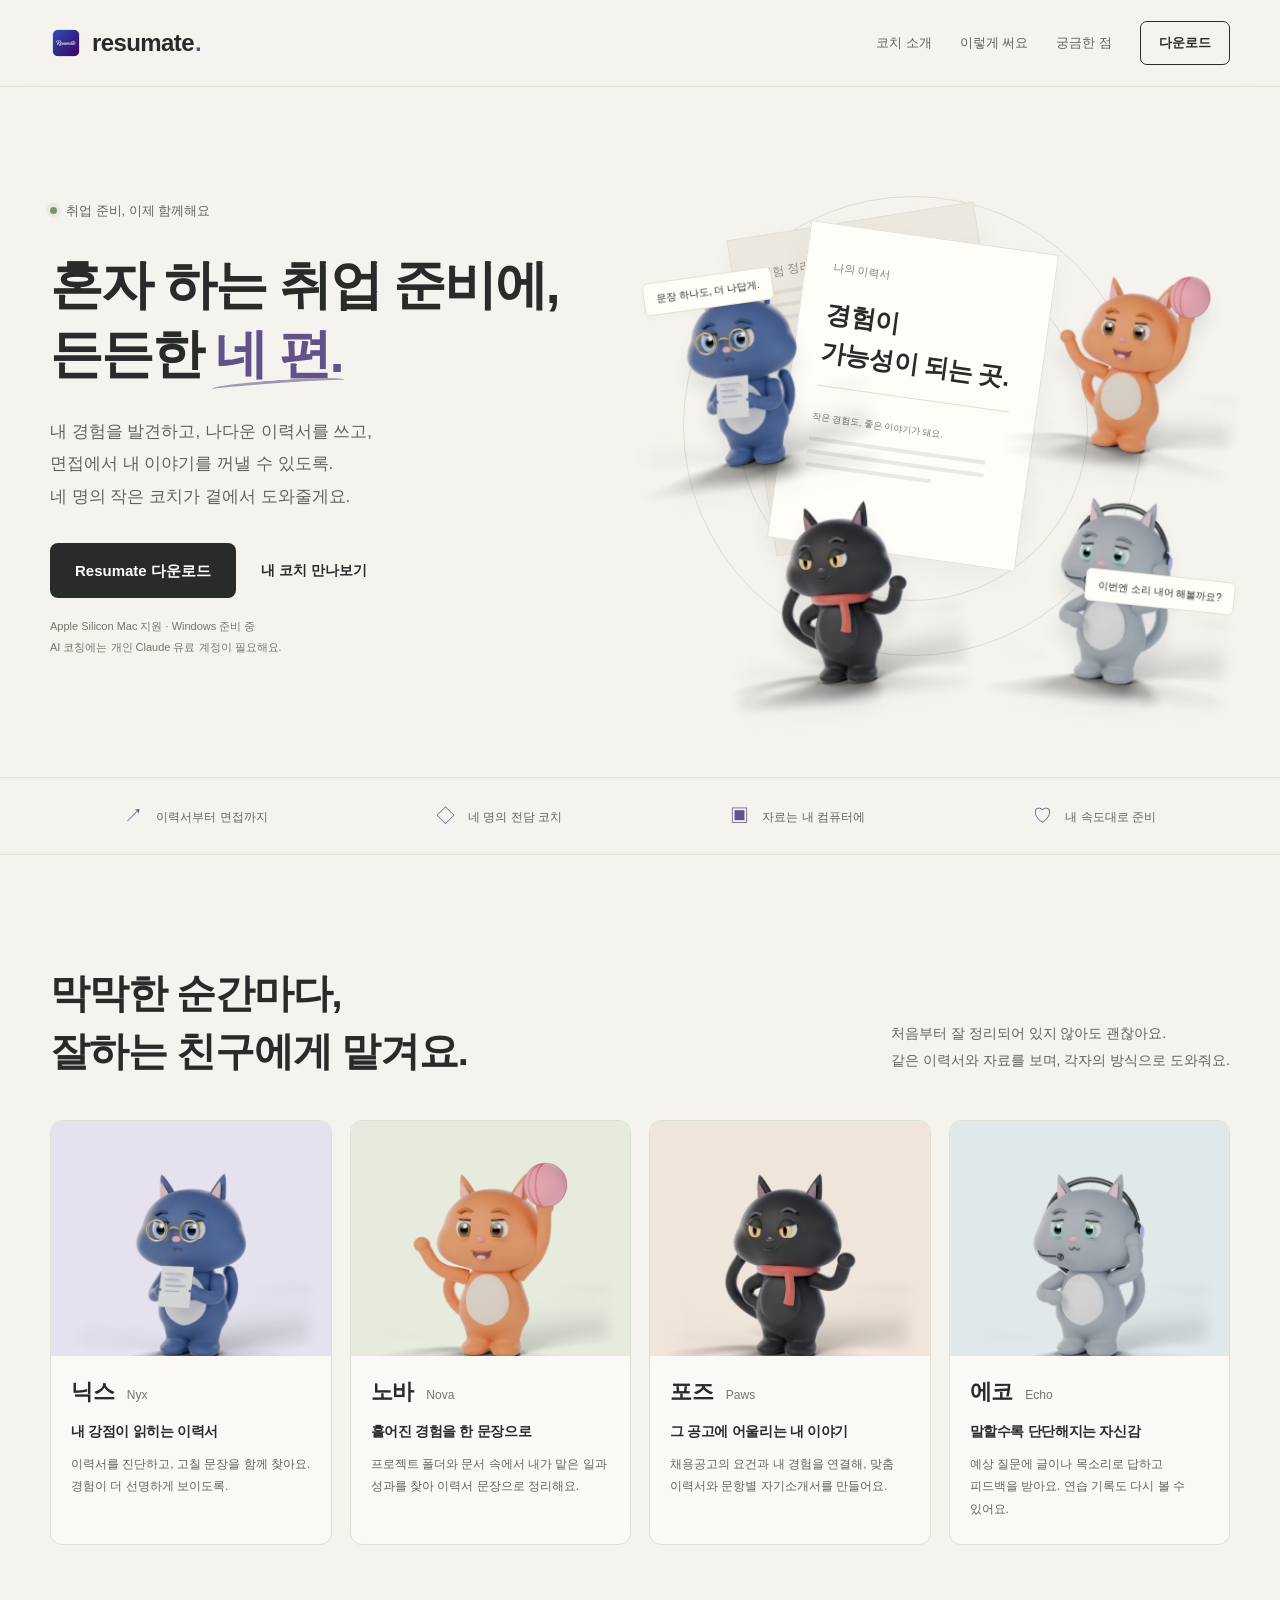
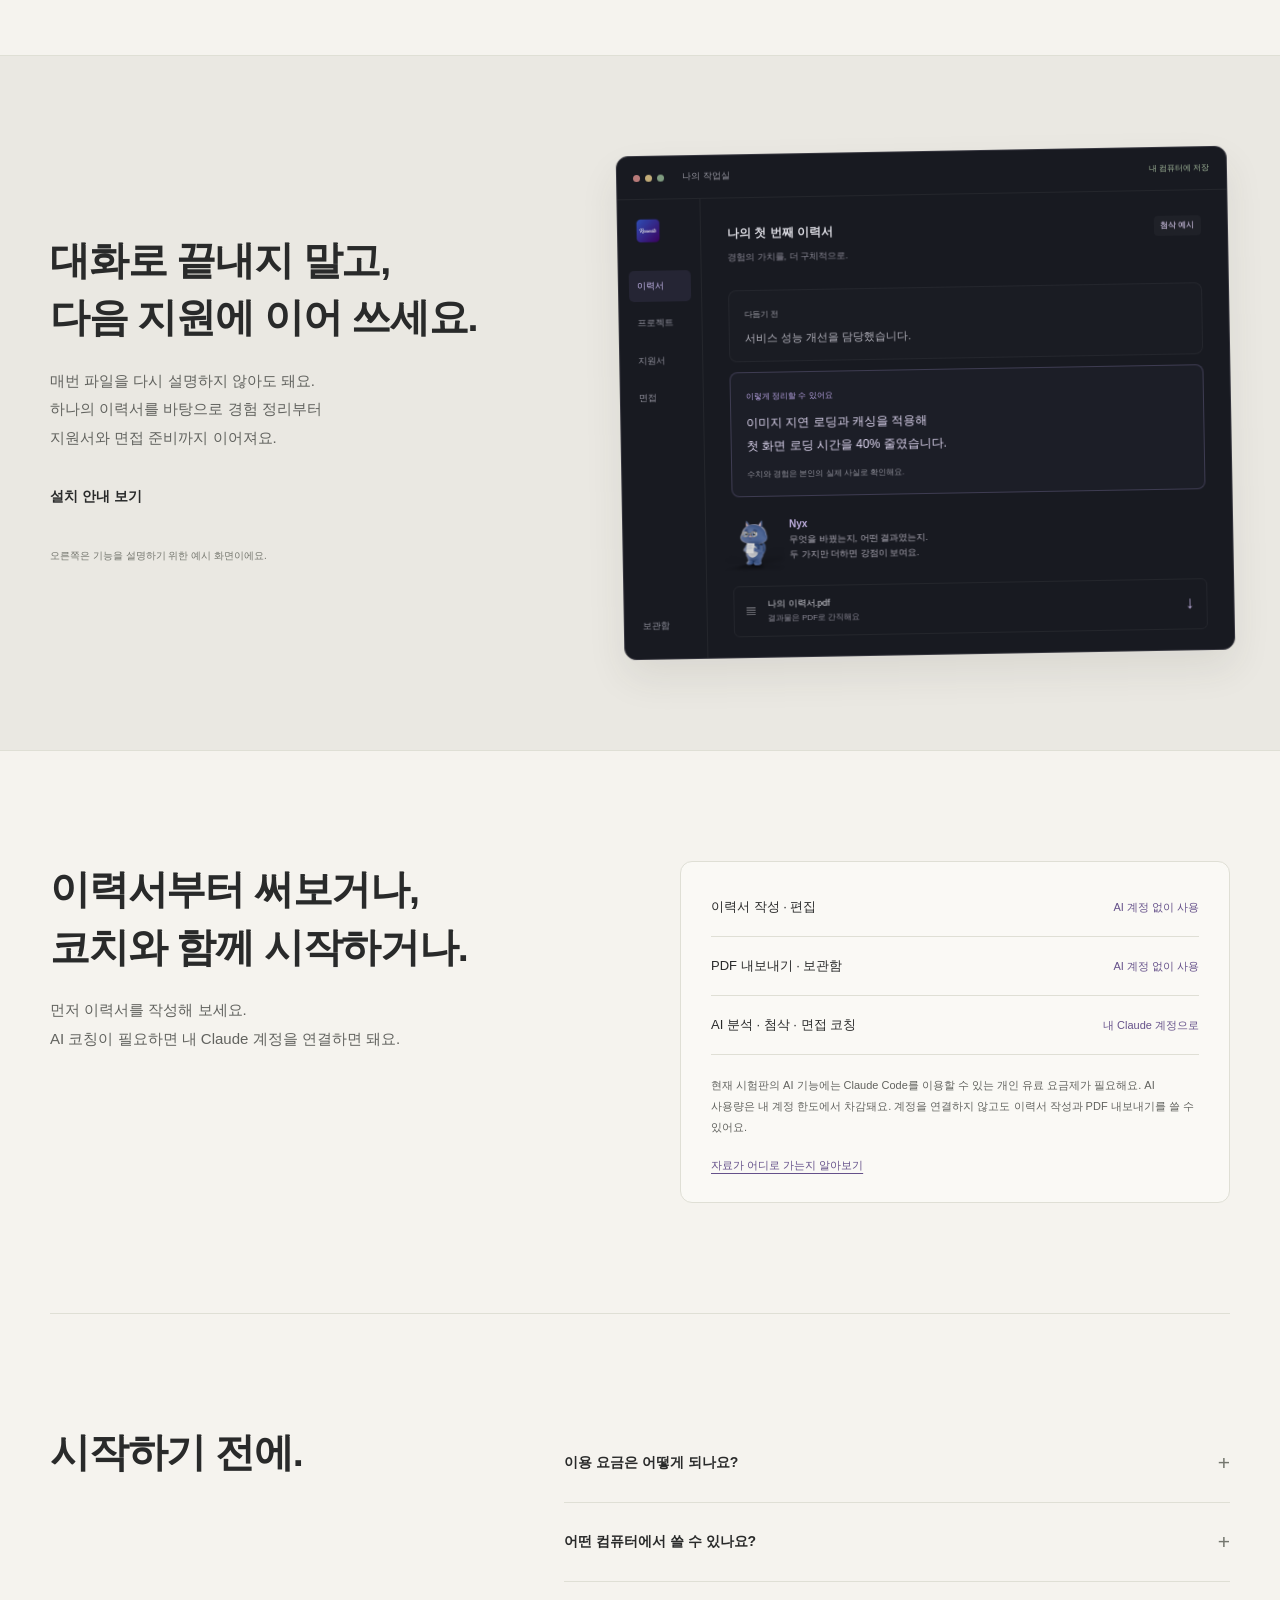
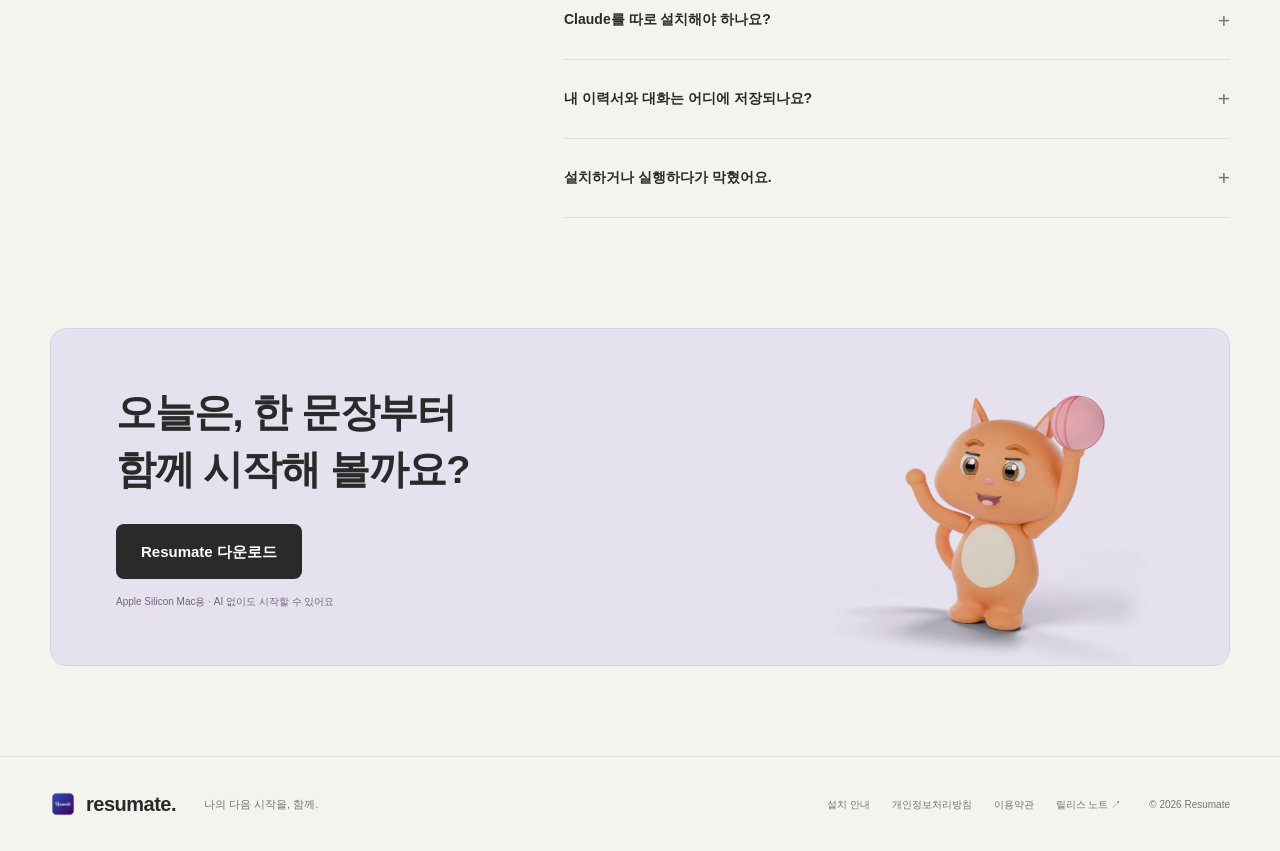
<file: index.html>
<!doctype html>
<html lang="ko">
<head>
  <meta charset="utf-8">
  <meta name="viewport" content="width=device-width, initial-scale=1">
  <meta name="naver-site-verification" content="a62066f179446e0bd518951ed098af31cb0746f0">
  <meta name="google-site-verification" content="wGGaXvLdH-9XBzHWGxk3s1nI9g5pkQEdXCat2hACTL8">
  <title>Resumate — AI 이력서 첨삭·자기소개서·면접 준비</title>
  <meta name="description" content="프로젝트 정리부터 이력서, 자기소개서, 면접 연습까지. 네 명의 AI 코치와 함께하는 취업 준비 데스크톱 앱. AI 코칭에는 개인 Claude 유료 계정이 필요합니다.">
  <meta name="theme-color" content="#f5f3ee">
  <link rel="canonical" href="https://resumate.sevihcra.com/">
  <meta property="og:url" content="https://resumate.sevihcra.com/">
  <meta property="og:type" content="website">
  <meta property="og:locale" content="ko_KR">
  <meta property="og:site_name" content="Resumate">
  <meta property="og:title" content="Resumate — 혼자 하는 취업 준비에, 든든한 네 편.">
  <meta property="og:description" content="프로젝트 정리부터 이력서, 지원서와 면접 연습까지. 네 명의 코치와 내 이야기를 준비해요.">
  <meta property="og:image" content="https://resumate.sevihcra.com/assets/nyx.webp">
  <meta property="og:image:alt" content="이력서를 들고 있는 Resumate의 AI 코치 Nyx">
  <meta name="twitter:card" content="summary">
  <link rel="icon" type="image/png" href="assets/favicon-32.png">
  <link rel="apple-touch-icon" href="assets/icon-256.png">
  <link rel="stylesheet" href="styles.css">
  <script defer src="analytics.js"></script>
</head>
<body>
  <a class="skip-link" href="#main">본문으로 건너뛰기</a>
  <header class="topbar"><div class="wrap">
    <a class="brand" href="./"><img src="assets/icon-256.png" alt="" width="32" height="32">resumate<span class="brand-dot">.</span></a>
    <nav class="topnav" aria-label="주요 메뉴"><a href="#coaches">코치 소개</a><a href="#workspace">이렇게 써요</a><a href="#faq">궁금한 점</a><a class="topnav-cta" href="install.html">다운로드</a></nav>
  </div></header>
  <main id="main">
    <section class="hero wrap" aria-labelledby="hero-title">
      <div class="hero-copy">
        <p class="eyebrow"><span class="status-dot"></span> 취업 준비, 이제 함께해요</p>
        <h1 id="hero-title">혼자 하는 취업 준비에,<br>든든한 <span class="underlined">네 편.</span></h1>
        <p class="lede">내 경험을 발견하고, 나다운 이력서를 쓰고,<br>면접에서 내 이야기를 꺼낼 수 있도록.<br>네 명의 작은 코치가 곁에서 도와줄게요.</p>
        <div class="cta-row"><a class="btn btn-primary" href="install.html">Resumate 다운로드</a><a class="text-link" href="#coaches">내 코치 만나보기</a></div>
        <p class="cta-meta">Apple Silicon Mac 지원 · Windows 준비 중<br>AI 코칭에는 개인 Claude 유료 계정이 필요해요.</p>
      </div>
      <div class="hero-art" role="img" aria-label="이력서와 면접 준비를 도와주는 고양이 코치 Nyx, Nova, Paws, Echo">
        <div class="orbit orbit-one"></div><div class="orbit orbit-two"></div>

        <div class="paper paper-back"><span>경험 정리</span><i></i><i></i><i></i></div>
        <div class="paper paper-front"><span class="paper-eyebrow">나의 이력서</span><strong>경험이<br>가능성이 되는 곳.</strong><div class="paper-rule"></div><span>작은 경험도, 좋은 이야기가 돼요.</span><div class="paper-lines"><i></i><i></i><i></i></div></div>
        <img class="hero-cat cat-nyx" src="assets/nyx.webp" alt="" width="552" height="552" fetchpriority="high">
        <img class="hero-cat cat-nova" src="assets/nova.webp" alt="" width="552" height="552">
        <img class="hero-cat cat-paws" src="assets/paws.webp" alt="" width="552" height="552">
        <img class="hero-cat cat-echo" src="assets/echo.webp" alt="" width="552" height="552">
        <span class="floating-label label-nyx">문장 하나도, 더 나답게.</span><span class="floating-label label-echo">이번엔 소리 내어 해볼까요?</span>

      </div>
    </section>
    <div class="trust-strip"><div class="wrap"><span><span aria-hidden="true">↗</span> 이력서부터 면접까지</span><span><span aria-hidden="true">◇</span> 네 명의 전담 코치</span><span><span aria-hidden="true">▣</span> 자료는 내 컴퓨터에</span><span><span aria-hidden="true">♡</span> 내 속도대로 준비</span></div></div>
    <section class="section wrap" id="coaches" aria-labelledby="coaches-title">
      <div class="section-heading"><div><h2 id="coaches-title">막막한 순간마다,<br>잘하는 친구에게 맡겨요.</h2></div><p>처음부터 잘 정리되어 있지 않아도 괜찮아요.<br>같은 이력서와 자료를 보며, 각자의 방식으로 도와줘요.</p></div>
      <div class="coach-grid">
        <article class="coach-card nyx"><div class="coach-art"><img src="assets/nyx.webp" alt="안경을 쓰고 이력서를 든 남색 고양이 Nyx" width="552" height="552" loading="lazy"></div><div class="coach-body"><div class="coach-name"><h3>닉스 <span lang="en">Nyx</span></h3></div><h4>내 강점이 읽히는 이력서</h4><p>이력서를 진단하고, 고칠 문장을 함께 찾아요. 경험이 더 선명하게 보이도록.</p></div></article>
        <article class="coach-card nova"><div class="coach-art"><img src="assets/nova.webp" alt="실뭉치를 들고 손을 흔드는 주황 고양이 Nova" width="552" height="552" loading="lazy"></div><div class="coach-body"><div class="coach-name"><h3>노바 <span lang="en">Nova</span></h3></div><h4>흩어진 경험을 한 문장으로</h4><p>프로젝트 폴더와 문서 속에서 내가 맡은 일과 성과를 찾아 이력서 문장으로 정리해요.</p></div></article>
        <article class="coach-card paws"><div class="coach-art"><img src="assets/paws.webp" alt="빨간 목도리를 두른 검은 고양이 Paws" width="552" height="552" loading="lazy"></div><div class="coach-body"><div class="coach-name"><h3>포즈 <span lang="en">Paws</span></h3></div><h4>그 공고에 어울리는 내 이야기</h4><p>채용공고의 요건과 내 경험을 연결해, 맞춤 이력서와 문항별 자기소개서를 만들어요.</p></div></article>
        <article class="coach-card echo"><div class="coach-art"><img src="assets/echo.webp" alt="헤드셋을 쓴 회색 고양이 Echo" width="552" height="552" loading="lazy"></div><div class="coach-body"><div class="coach-name"><h3>에코 <span lang="en">Echo</span></h3></div><h4>말할수록 단단해지는 자신감</h4><p>예상 질문에 글이나 목소리로 답하고 피드백을 받아요. 연습 기록도 다시 볼 수 있어요.</p></div></article>
      </div>
    </section>
    <section class="workspace-section" id="workspace" aria-labelledby="workspace-title"><div class="wrap workspace-grid">
      <div><h2 id="workspace-title">대화로 끝내지 말고,<br>다음 지원에 이어 쓰세요.</h2><p class="section-description">매번 파일을 다시 설명하지 않아도 돼요.<br>하나의 이력서를 바탕으로 경험 정리부터<br>지원서와 면접 준비까지 이어져요.</p><a class="text-link" href="install.html">설치 안내 보기</a><p class="example-note">오른쪽은 기능을 설명하기 위한 예시 화면이에요.</p></div>
      <div class="app-preview" aria-label="이력서 첨삭 기능 예시"><div class="preview-chrome"><div class="window-dots"><i></i><i></i><i></i></div><span>나의 작업실</span><span class="preview-local">내 컴퓨터에 저장</span></div><div class="preview-layout"><div class="preview-sidebar"><img src="assets/icon-256.png" width="28" height="28" alt=""><span class="preview-selected">이력서</span><span>프로젝트</span><span>지원서</span><span>면접</span><span class="sidebar-bottom">보관함</span></div><div class="preview-content"><div class="preview-title"><span>나의 첫 번째 이력서</span><span>첨삭 예시</span></div><p class="preview-heading">경험의 가치를, 더 구체적으로.</p><div class="resume-before"><span>다듬기 전</span><p>서비스 성능 개선을 담당했습니다.</p></div><div class="resume-after"><span>이렇게 정리할 수 있어요</span><p>이미지 지연 로딩과 캐싱을 적용해<br>첫 화면 로딩 시간을 40% 줄였습니다.</p><small>수치와 경험은 본인의 실제 사실로 확인해요.</small></div><div class="coach-message"><img src="assets/nyx.webp" width="66" height="66" alt=""><p><strong>Nyx</strong><br>무엇을 바꿨는지, 어떤 결과였는지.<br>두 가지만 더하면 강점이 보여요.</p></div><div class="preview-document"><span aria-hidden="true">▤</span><span>나의 이력서.pdf<small>결과물은 PDF로 간직해요</small></span><span aria-hidden="true">↓</span></div></div></div></div>
    </div></section>
    <section class="section wrap usage-section" aria-labelledby="usage-title"><div><h2 id="usage-title">이력서부터 써보거나,<br>코치와 함께 시작하거나.</h2><p class="section-description">먼저 이력서를 작성해 보세요.<br>AI 코칭이 필요하면 내 Claude 계정을 연결하면 돼요.</p></div><div class="access-panel"><div class="access-row"><span>이력서 작성 · 편집</span><span>AI 계정 없이 사용</span></div><div class="access-row"><span>PDF 내보내기 · 보관함</span><span>AI 계정 없이 사용</span></div><div class="access-row"><span>AI 분석 · 첨삭 · 면접 코칭</span><span>내 Claude 계정으로</span></div><p>현재 시험판의 AI 기능에는 Claude Code를 이용할 수 있는 개인 유료 요금제가 필요해요. AI 사용량은 내 계정 한도에서 차감돼요. 계정을 연결하지 않고도 이력서 작성과 PDF 내보내기를 쓸 수 있어요.</p><a href="privacy.html">자료가 어디로 가는지 알아보기</a></div></section>
    <section class="section wrap faq-section" id="faq" aria-labelledby="faq-title"><div><h2 id="faq-title">시작하기 전에.</h2></div><div class="faq">
      <details><summary>이용 요금은 어떻게 되나요?</summary><div class="answer">현재 공개 시험판은 무료로 이용할 수 있어요. 정식 서비스의 제공 범위와 요금은 별도로 안내할 예정이에요. AI 코칭에 사용하는 개인 Claude 요금제의 비용과 사용 한도는 본인 계정에 적용돼요.</div></details>
      <details><summary>어떤 컴퓨터에서 쓸 수 있나요?</summary><div class="answer">현재 공개된 설치 파일은 Apple Silicon(M1 이상), macOS 13 이상을 지원해요. Intel Mac은 지원하지 않아요. Windows 10(2004 이상)·11 x64 버전은 준비 중이며, 설치 페이지에서 공개 여부를 확인할 수 있어요.</div></details>
      <details><summary>Claude를 따로 설치해야 하나요?</summary><div class="answer">미리 설치하지 않아도 괜찮아요. 앱 첫 화면에서 ‘연동하기’를 누르면 공식 Claude Code 설치와 로그인을 안내해요. 브라우저의 공식 로그인 페이지에서 로그인하면 앱이 연결을 확인해요. 인증은 공식 Claude Code가 처리해요.</div></details>
      <details><summary>내 이력서와 대화는 어디에 저장되나요?</summary><div class="answer">이력서, 대화, 보관함 파일은 내 컴퓨터에 저장돼요. AI에게 작업을 요청하면 필요한 내용이 본인 Claude 계정을 통해 Anthropic으로 전송돼요. PDF 글자 추출과 음성 받아쓰기는 내 컴퓨터에서 처리해요. <a href="privacy.html">개인정보처리방침 보기</a></div></details>
      <details><summary>설치하거나 실행하다가 막혔어요.</summary><div class="answer"><a href="install.html#help">설치 도움말</a>에서 OS별 안내와 문의 경로를 확인해 주세요.</div></details>
    </div></section>
    <section class="closing wrap"><div><h2>오늘은, 한 문장부터<br>함께 시작해 볼까요?</h2><a class="btn btn-primary" href="install.html">Resumate 다운로드</a><p>Apple Silicon Mac용 · AI 없이도 시작할 수 있어요</p></div><img src="assets/nova.webp" width="552" height="552" alt="손을 흔들며 기다리는 Nova" loading="lazy"></section>
  </main>
  <footer class="footer"><div class="wrap"><a class="brand" href="./"><img src="assets/icon-256.png" alt="" width="26" height="26">resumate.</a><p>나의 다음 시작을, 함께.</p><nav aria-label="하단 메뉴"><a href="install.html">설치 안내</a><a href="privacy.html">개인정보처리방침</a><a href="terms.html">이용약관</a><a href="https://github.com/kkwaktae/resumate-desktop-release/releases">릴리스 노트 ↗</a></nav><span>© 2026 Resumate</span></div></footer>
</body>
</html>
</file>
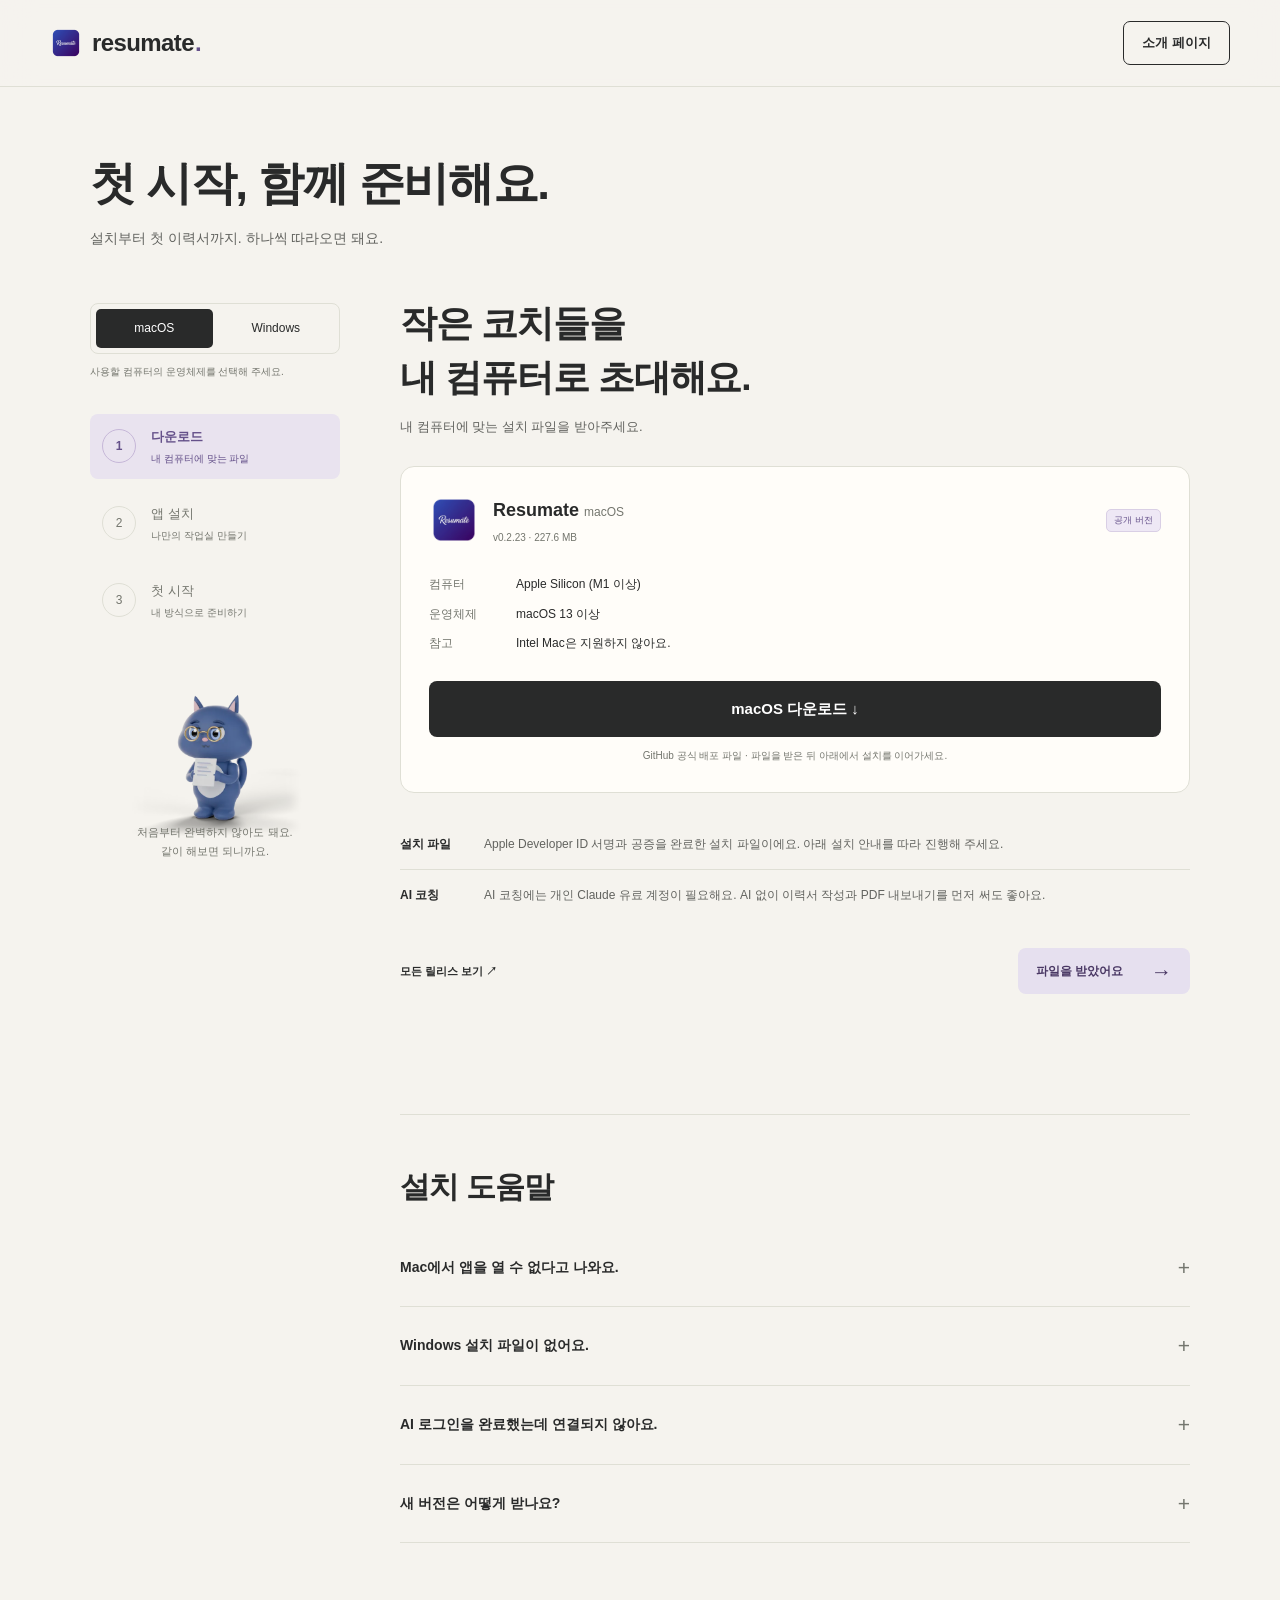
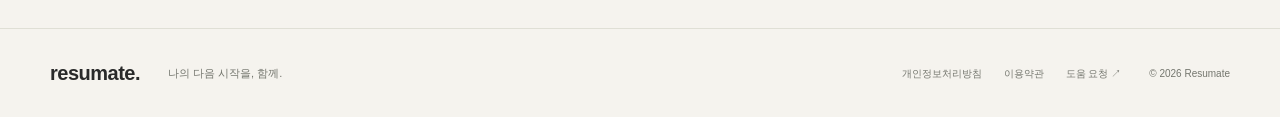
<file: install.html>
<!doctype html>
<html lang="ko">
<head>
  <meta charset="utf-8">
  <meta name="viewport" content="width=device-width, initial-scale=1">
  <title>다운로드와 설치 — Resumate</title>
  <meta name="description" content="Resumate 다운로드와 설치 방법을 안내합니다. macOS·Windows 지원 여부, 설치 안내와 첫 AI 연결까지 한 단계씩 안내합니다.">
  <meta name="theme-color" content="#f5f3ee">
  <link rel="canonical" href="https://resumate.sevihcra.com/install.html">
  <meta property="og:url" content="https://resumate.sevihcra.com/install.html">
  <meta property="og:type" content="website">
  <meta property="og:locale" content="ko_KR">
  <meta property="og:site_name" content="Resumate">
  <meta property="og:title" content="다운로드와 설치 — Resumate">
  <meta property="og:description" content="Apple Silicon Mac용 Resumate 다운로드부터 설치와 첫 실행까지 안내합니다. Windows 공개 여부도 확인할 수 있어요.">
  <meta property="og:image" content="https://resumate.sevihcra.com/assets/nyx.webp">
  <meta name="twitter:card" content="summary">
  <link rel="icon" type="image/png" href="assets/favicon-32.png">
  <link rel="stylesheet" href="styles.css">
  <script type="module" src="site.js"></script>
  <script defer src="analytics.js"></script>
</head>
<body>
  <a class="skip-link" href="#main">본문으로 건너뛰기</a>
  <header class="topbar"><div class="wrap"><a class="brand" href="./"><img src="assets/icon-256.png" alt="" width="32" height="32">resumate<span class="brand-dot">.</span></a><nav class="topnav" aria-label="주요 메뉴"><a class="topnav-cta" href="./">소개 페이지</a></nav></div></header>
  <main id="main" class="install-main wrap">
    <div class="install-intro"><h1>첫 시작, 함께 준비해요.</h1><p>설치부터 첫 이력서까지. 하나씩 따라오면 돼요.</p></div>
    <div class="mobile-notice" data-mobile hidden><strong>컴퓨터에서 만나요.</strong><p>Resumate는 데스크톱 앱이에요. 이 페이지 주소를 복사해 Mac 또는 Windows 컴퓨터에서 열어주세요.</p><button class="btn btn-secondary" type="button" data-copy>설치 페이지 주소 복사</button><p data-copy-status role="status"></p></div>
    <div class="install-layout">
      <aside class="install-sidebar"><div class="os-picker" aria-label="설치할 운영체제"><button type="button" data-os="mac" aria-pressed="true">macOS</button><button type="button" data-os="windows" aria-pressed="false">Windows</button></div><p class="os-help">사용할 컴퓨터의 운영체제를 선택해 주세요.</p><ol class="flow-nav" aria-label="설치 단계"><li><button type="button" data-step="0" aria-current="step"><span aria-hidden="true">1</span><span>다운로드<small>내 컴퓨터에 맞는 파일</small></span></button></li><li><button type="button" data-step="1"><span aria-hidden="true">2</span><span>앱 설치<small>나만의 작업실 만들기</small></span></button></li><li><button type="button" data-step="2"><span aria-hidden="true">3</span><span>첫 시작<small>내 방식으로 준비하기</small></span></button></li></ol><div class="sidebar-coach"><img src="assets/nyx.webp" alt="" width="180" height="180"><p>처음부터 완벽하지 않아도 돼요.<br>같이 해보면 되니까요.</p></div></aside>
      <div class="install-content">
        <section class="flow-panel" data-panel="0" aria-labelledby="download-title">
          <h2 id="download-title">작은 코치들을<br>내 컴퓨터로 초대해요.</h2><p class="panel-description">내 컴퓨터에 맞는 설치 파일을 받아주세요.</p>
          <div class="release-card"><div class="release-card-top"><img src="assets/icon-256.png" alt="" width="60" height="60"><div><h3>Resumate <span data-platform-name lang="en">macOS</span></h3><p data-release-status role="status">공개 릴리스에서 설치 파일을 확인해 주세요.</p></div><span class="pill">시험판</span></div><dl class="requirements" data-mac><div><dt>컴퓨터</dt><dd>Apple Silicon (M1 이상)</dd></div><div><dt>운영체제</dt><dd>macOS 13 이상</dd></div><div><dt>참고</dt><dd>Intel Mac은 지원하지 않아요.</dd></div></dl><dl class="requirements" data-windows hidden><div><dt>컴퓨터</dt><dd>x64 CPU · AVX2 지원 (ARM64 미지원)</dd></div><div><dt>운영체제</dt><dd>Windows 10 (2004 이상) · Windows 11</dd></div><div><dt>참고</dt><dd>Windows 설치 파일의 공개 여부를 먼저 확인해 주세요.</dd></div></dl><a class="btn btn-primary download-button" href="https://github.com/kkwaktae/resumate-desktop-release/releases" data-download>공개 릴리스 확인하기</a><p class="download-note" data-download-note>GitHub의 공식 배포 저장소에서 파일을 받아요.</p></div>
          <dl class="download-details" aria-label="다운로드 전 참고사항">
            <div>
              <dt>설치 파일</dt>
              <dd>
                <p data-mac data-unnotarized-mac>현재 공개 파일은 Apple Developer ID 서명·공증 전 시험판이에요. macOS가 실행을 차단할 수 있어요. 차단되면 보안 설정을 변경하지 말고 <a href="#help">설치 도움말</a>을 확인해 주세요.</p>
                <p data-mac data-notarized-mac hidden>Apple Developer ID 서명과 공증을 완료한 설치 파일이에요. 아래 설치 안내를 따라 진행해 주세요.</p>
                <p data-windows hidden>Windows 버전은 시험판이에요. 공개된 설치 파일이 있을 때만 다운로드 버튼이 표시돼요.</p>
              </dd>
            </div>
            <div>
              <dt>AI 코칭</dt>
              <dd><p>AI 코칭에는 개인 Claude 유료 계정이 필요해요. AI 없이 이력서 작성과 PDF 내보내기를 먼저 써도 좋아요.</p></dd>
            </div>
          </dl>
          <div class="flow-actions"><a class="text-link" href="https://github.com/kkwaktae/resumate-desktop-release/releases">모든 릴리스 보기 ↗</a><button class="btn btn-secondary" type="button" data-next="1">파일을 받았어요 <span aria-hidden="true">→</span></button></div>
        </section>
        <section class="flow-panel" data-panel="1" aria-labelledby="setup-title">
          <h2 id="setup-title" tabindex="-1">내 컴퓨터에<br>자리를 만들어 주세요.</h2><div data-mac><div class="install-diagram" aria-label="Resumate 앱을 응용 프로그램 폴더로 드래그"><div><img src="assets/icon-256.png" alt="" width="76" height="76"><span>Resumate</span></div><span class="diagram-arrow" aria-hidden="true">··· →</span><div><svg width="88" height="76" viewBox="0 0 88 76" fill="none" aria-hidden="true"><path d="M5 17a6 6 0 0 1 6-6h23l9 9h34a6 6 0 0 1 6 6v39H5V17Z" fill="#c7c0e7"/><path d="M5 30h78v31a6 6 0 0 1-6 6H11a6 6 0 0 1-6-6V30Z" fill="#ded8f3"/><path d="m36 52 8-13 8 13M39 48h10" stroke="#70609b" stroke-width="3" stroke-linecap="round" stroke-linejoin="round"/></svg><span>응용 프로그램</span></div></div><ol class="instruction-list"><li><strong>받은 DMG 파일 열기</strong><p>다운로드 폴더에서 Resumate의 <code>.dmg</code> 파일을 더블 클릭해요.</p></li><li><strong>응용 프로그램 폴더로 옮기기</strong><p>Resumate 아이콘을 응용 프로그램(Applications) 폴더로 드래그해요.</p></li><li><strong>응용 프로그램에서 실행하기</strong><p>복사가 끝나면 응용 프로그램 폴더의 Resumate를 열어요. 실행이 차단되면 <a href="#help">도움말</a>을 확인해 주세요.</p></li></ol></div><div data-windows hidden><ol class="instruction-list"><li><strong>설치 파일 공개 여부 확인</strong><p>다운로드 단계에서 공식 Windows 파일이 제공되는지 먼저 확인해요.</p></li><li><strong>설치 파일 실행하기</strong><p>다운로드한 <code>-setup.exe</code>를 열고 설치 마법사를 따라가요. Resumate 설치에는 관리자 권한이 필요하지 않아요.</p></li><li><strong>Resumate 실행하기</strong><p>설치 후 시작 메뉴에서 Resumate를 열어요. AI 도구가 Git을 요청하면 공식 Git for Windows를 설치해 주세요.</p></li></ol></div><div class="flow-actions"><button class="text-link" type="button" data-next="0">← 다운로드로</button><button class="btn btn-secondary" type="button" data-next="2">앱을 열었어요 <span aria-hidden="true">→</span></button></div>
        </section>
        <section class="flow-panel" data-panel="2" aria-labelledby="start-title">
          <h2 id="start-title" tabindex="-1">이제, 내 방식으로<br>시작하면 돼요.</h2><p class="panel-description">앱 첫 화면에서 두 가지 방법 중 하나를 골라요.</p><div class="start-option"><span class="pill">AI 계정 없이도 가능</span><h3>이력서부터 가볍게 써볼래요</h3><p>첫 화면 아래의 <strong>‘AI 없이 이력서만 작성하기’</strong>를 눌러주세요. 이력서를 작성하고, PDF로 내보내고, 보관함에 정리할 수 있어요.</p></div><div class="start-option"><span class="pill">개인 Claude 유료 계정 필요</span><h3>코치와 함께 준비할래요</h3><ol><li>Claude 카드에서 <strong>‘Claude 연결하기’</strong>를 눌러요.</li><li>처음이라면 앱이 연결에 필요한 Claude Code를 준비하고 브라우저에서 공식 로그인 페이지를 열어요.</li><li>브라우저에서 본인의 Claude 계정으로 로그인하고 연결을 승인해요. 앱이 연결 상태를 자동으로 확인해요.</li><li>앱에 <strong>‘연결됨’</strong>이 표시되면 <strong>‘시작하기’</strong>를 눌러요.</li></ol><p class="fineprint">Claude 무료 플랜은 지원하지 않아요. AI 사용량은 내 Claude 계정 한도에서 차감돼요. Resumate는 Claude 인증 코드나 토큰을 받지 않아요.</p></div><div class="first-task"><img src="assets/nova.webp" width="100" height="100" alt=""><div><strong>첫 작업이 고민된다면</strong><p>이력서가 있으면 Nyx에게 첨삭을, 없다면 Nova에게 프로젝트 정리를 맡겨보세요.</p></div></div><div class="flow-actions"><button class="text-link" type="button" data-next="1">← 설치 안내로</button><a class="btn btn-secondary" href="./#coaches">코치 사용법 살펴보기</a></div>
        </section>
      </div>
    </div>
    <noscript><p class="install-fallback">JavaScript가 꺼져 있어 모든 설치 단계를 함께 표시하고 있어요. <a href="https://github.com/kkwaktae/resumate-desktop-release/releases">공식 릴리스</a>에서 설치 파일을 확인해 주세요.</p></noscript>
    <section class="install-help" id="help" aria-labelledby="help-title"><h2 id="help-title">설치 도움말</h2><div class="faq"><details><summary>Mac에서 앱을 열 수 없다고 나와요.</summary><div class="answer">Apple Silicon(M1 이상)과 macOS 13 이상인지 확인해 주세요. 실행이 계속 차단되면 보안 설정을 변경하지 말고, 받은 앱 버전·macOS 버전·오류 메시지를 <a href="https://github.com/kkwaktae/resumate-desktop-release/issues">공식 배포 저장소에 알려주세요</a>. 이력서나 인증 정보는 첨부하지 않아도 돼요.</div></details><details><summary>Windows 설치 파일이 없어요.</summary><div class="answer">아직 공개되지 않은 버전은 다운로드할 수 없어요. <a href="https://github.com/kkwaktae/resumate-desktop-release/releases">공개 릴리스 목록</a>에서 Windows 설치 파일이 올라왔는지 확인해 주세요. ARM64 Windows는 지원하지 않아요.</div></details><details><summary>AI 로그인을 완료했는데 연결되지 않아요.</summary><div class="answer">브라우저에서 로그인을 마친 뒤 앱의 ‘연결 확인’을 눌러주세요. 브라우저가 열리지 않으면 ‘브라우저 다시 열기’로 다시 시작할 수 있어요. 최대 5분 뒤 확인을 종료하며, 시간이 지났다면 ‘로그인 다시 시작’을 눌러주세요. AI 없이 시작한 뒤 설정의 AI 연동에서 연결할 수도 있어요.</div></details><details><summary>새 버전은 어떻게 받나요?</summary><div class="answer">앱 시작 시 업데이트를 확인하고 제공되는 버전이 있으면 안내해요. 모든 시험판이 자동 업데이트되는 것은 아니에요. <a href="https://github.com/kkwaktae/resumate-desktop-release/releases">릴리스 목록</a>에서 변경 내용과 설치 파일을 확인할 수 있어요.</div></details></div></section>
  </main>
  <footer class="footer"><div class="wrap"><a class="brand" href="./">resumate.</a><p>나의 다음 시작을, 함께.</p><nav aria-label="하단 메뉴"><a href="privacy.html">개인정보처리방침</a><a href="terms.html">이용약관</a><a href="https://github.com/kkwaktae/resumate-desktop-release/issues">도움 요청 ↗</a></nav><span>© 2026 Resumate</span></div></footer>
</body>
</html>
</file>
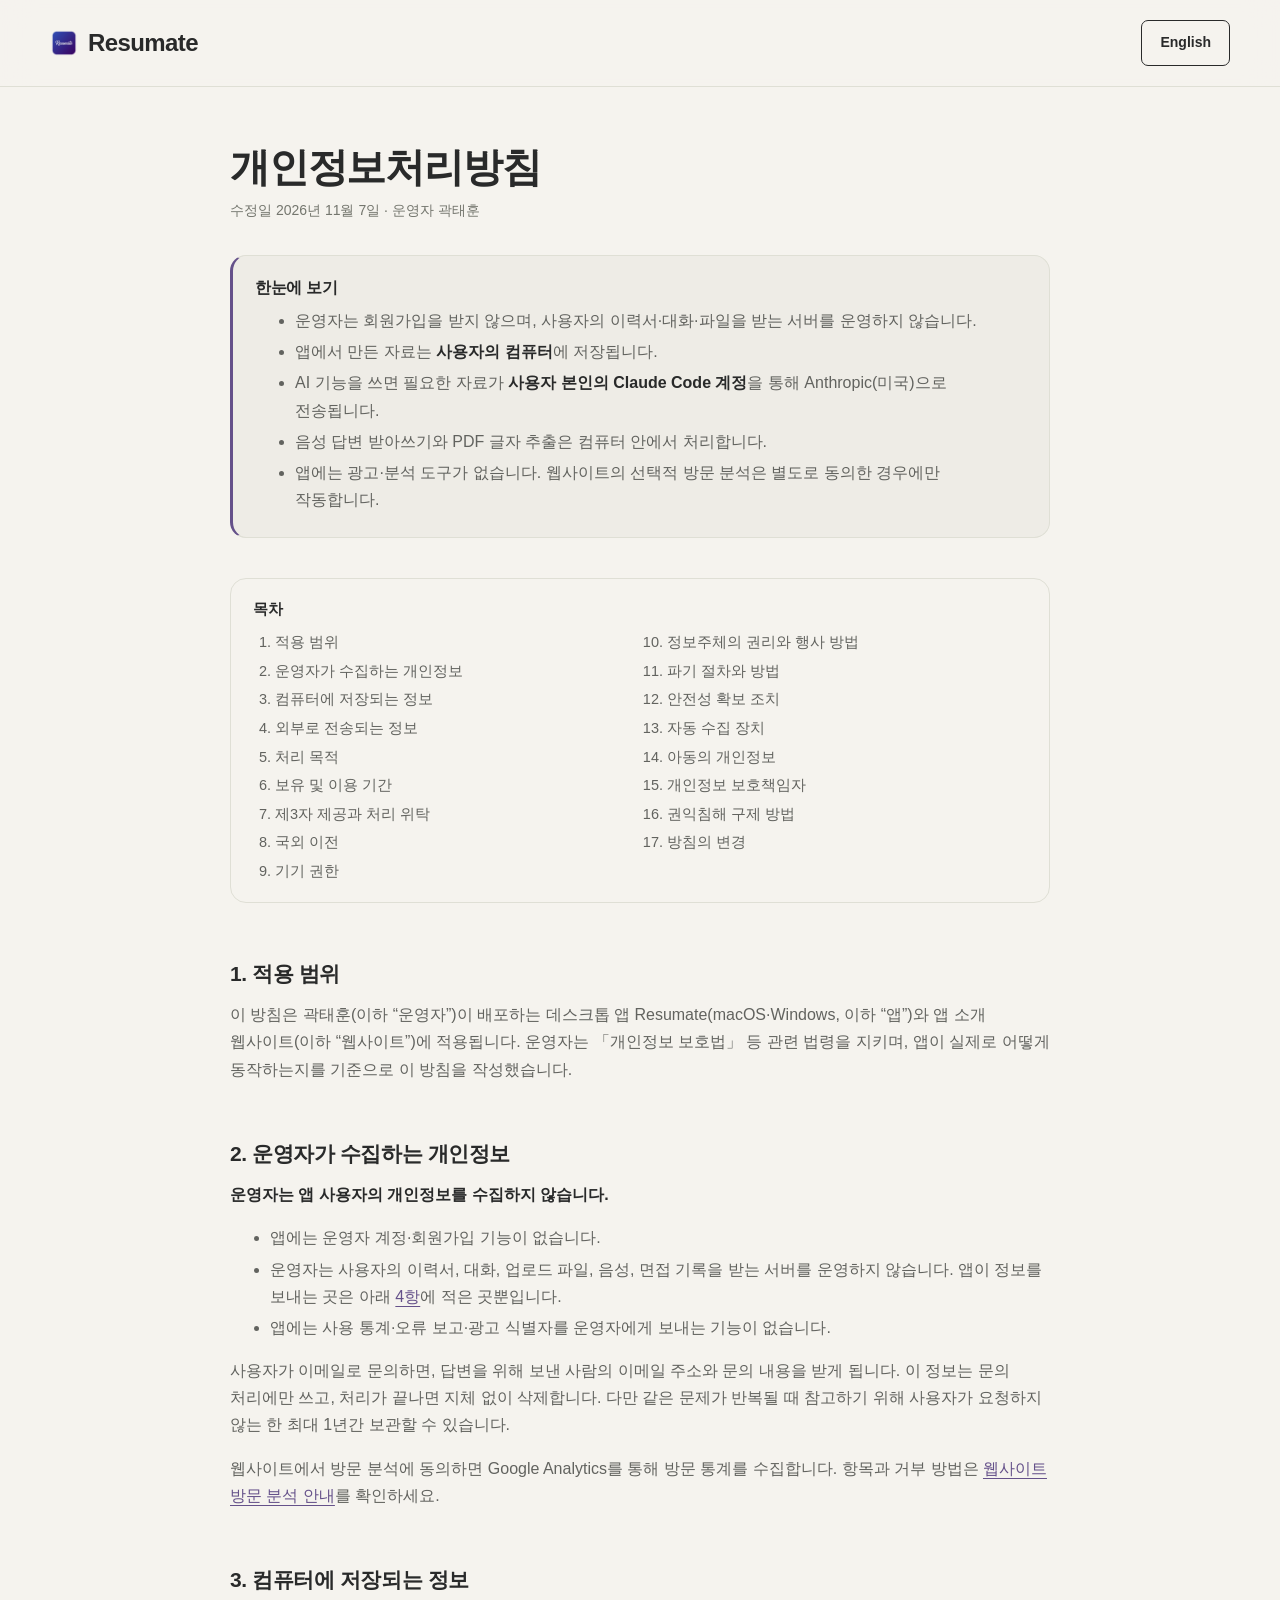
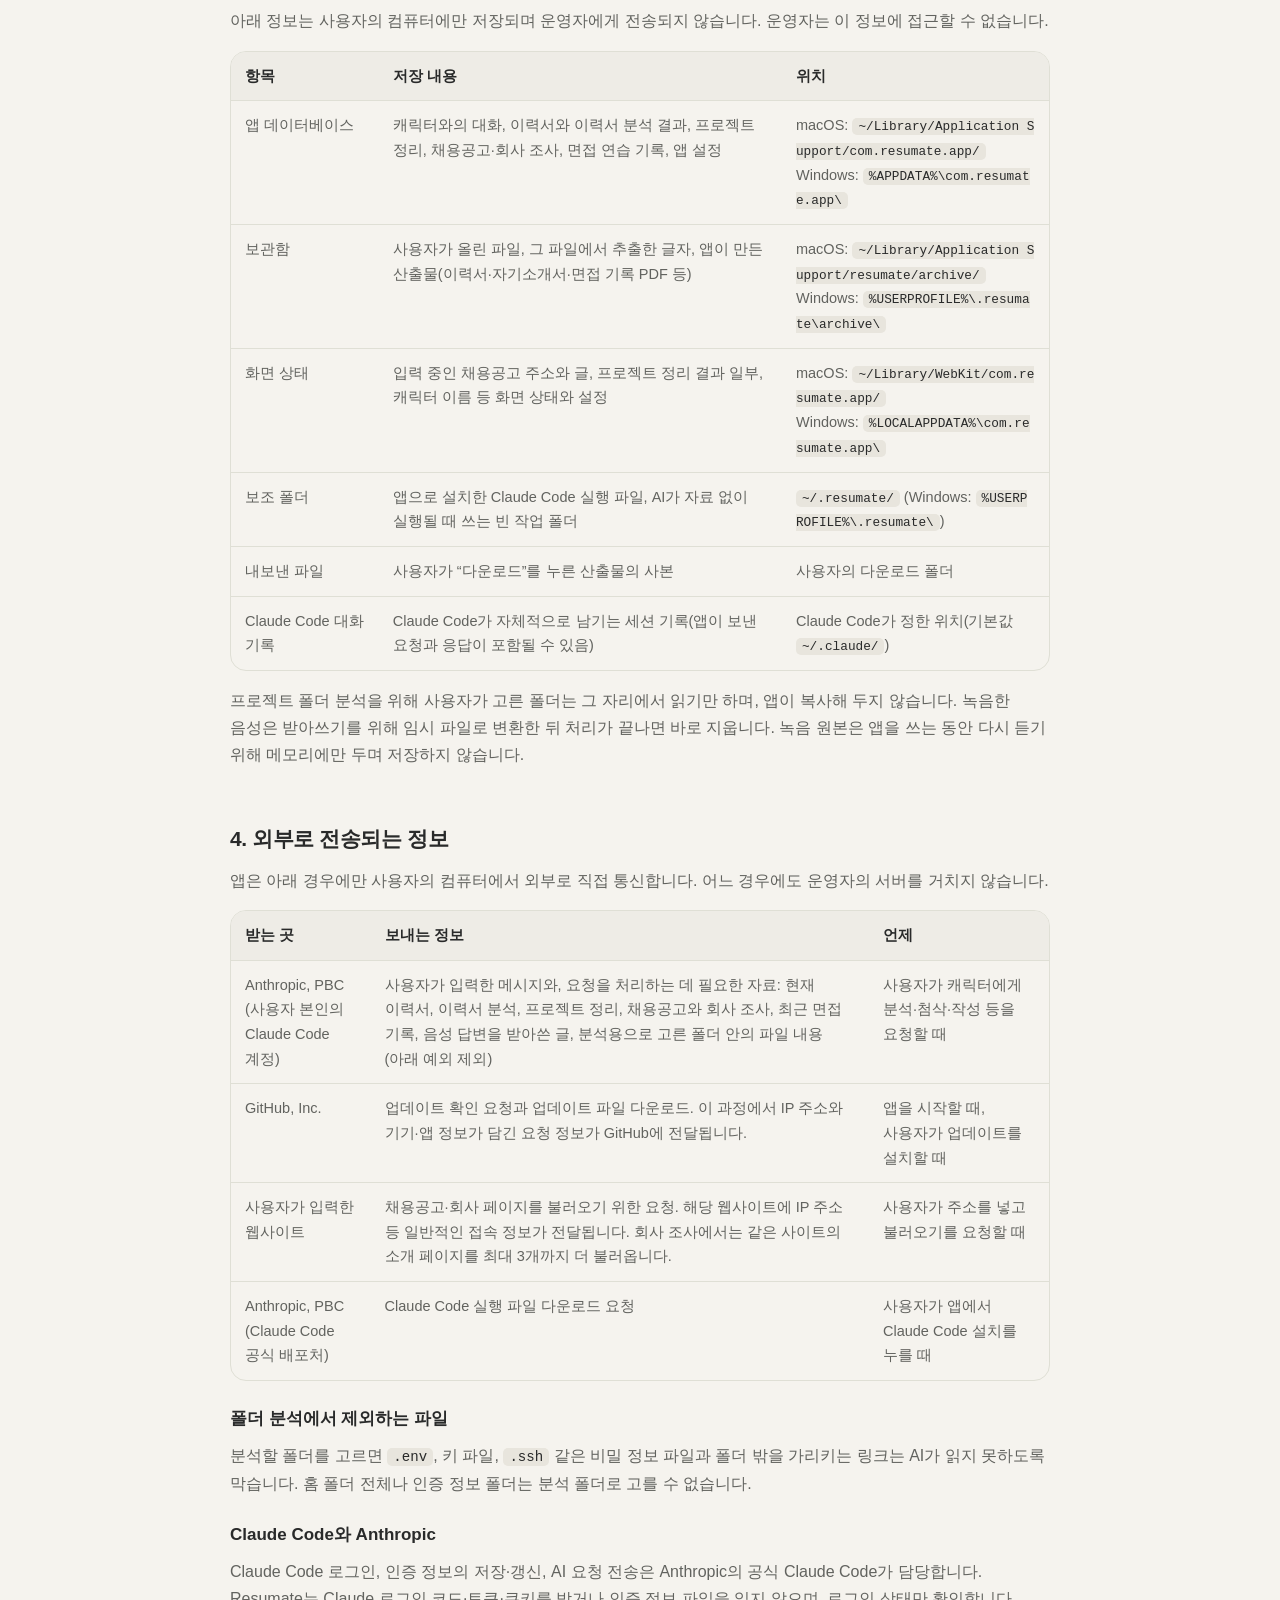
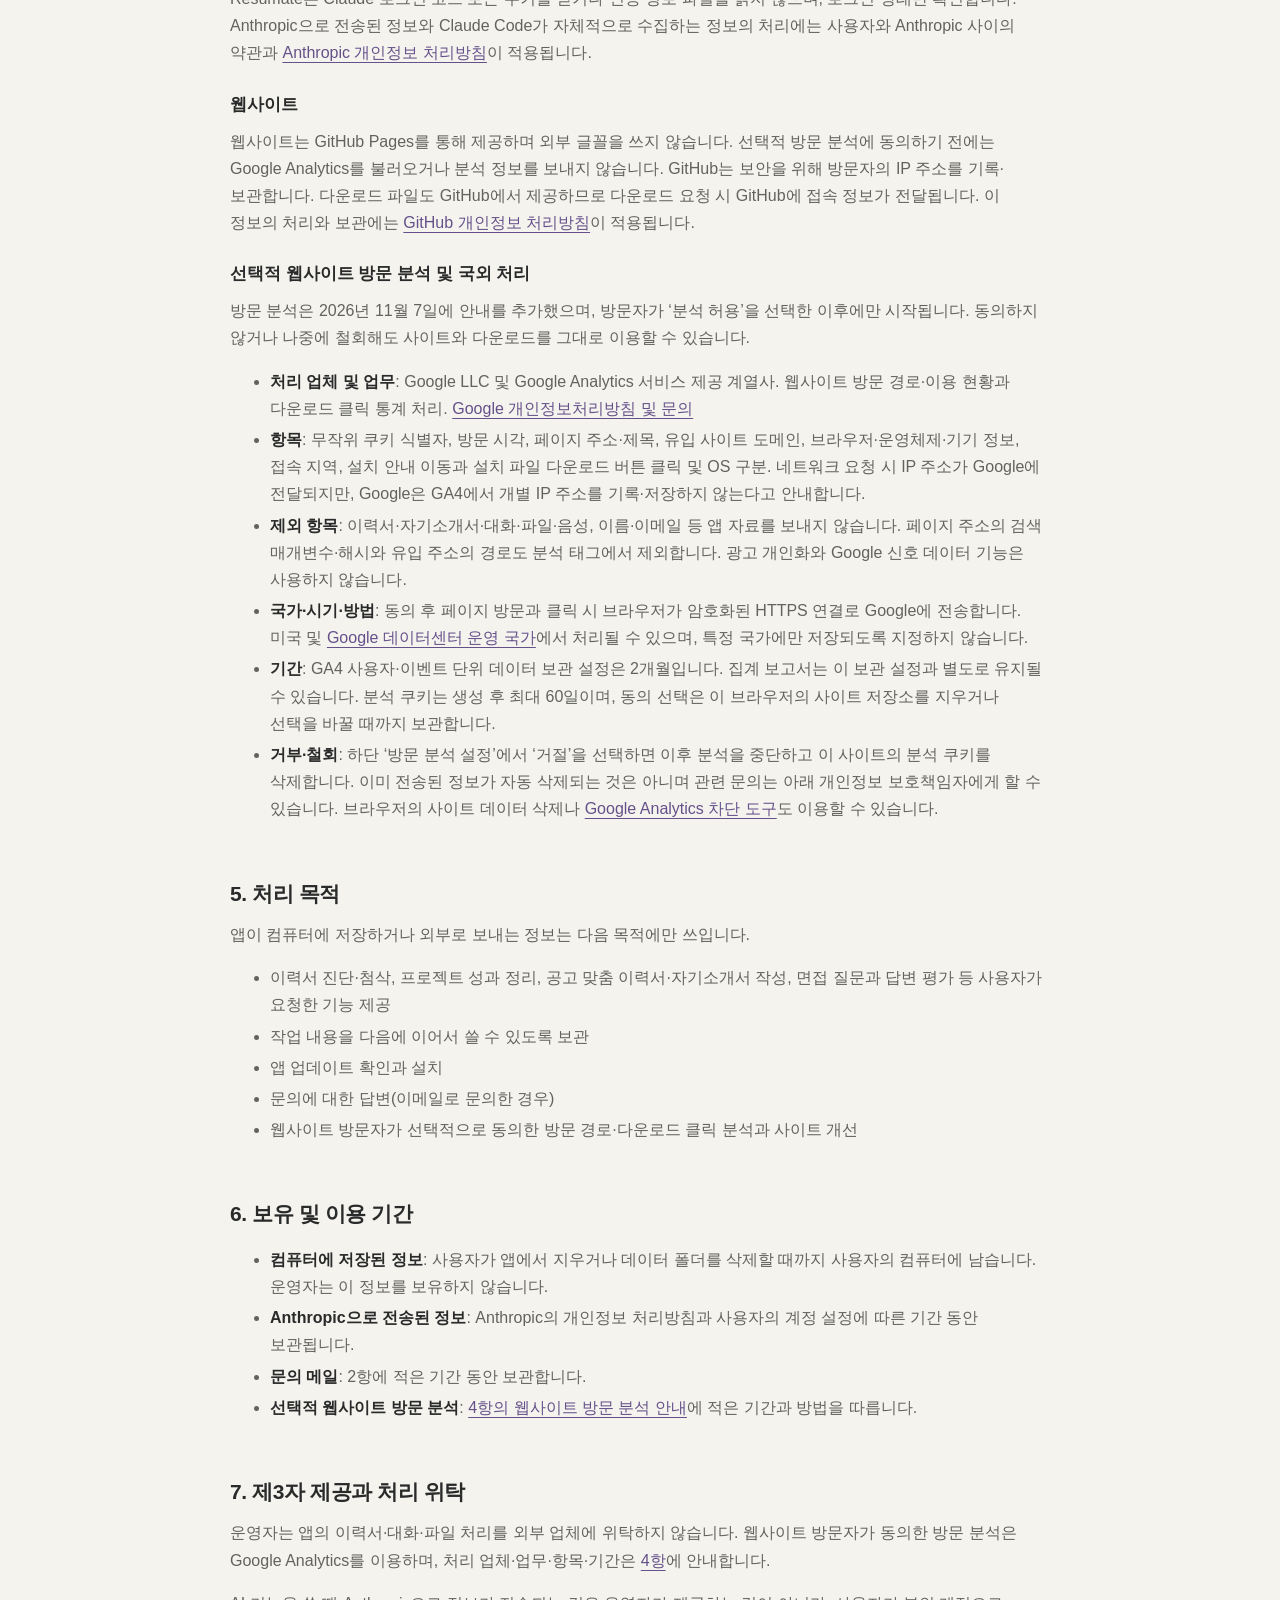
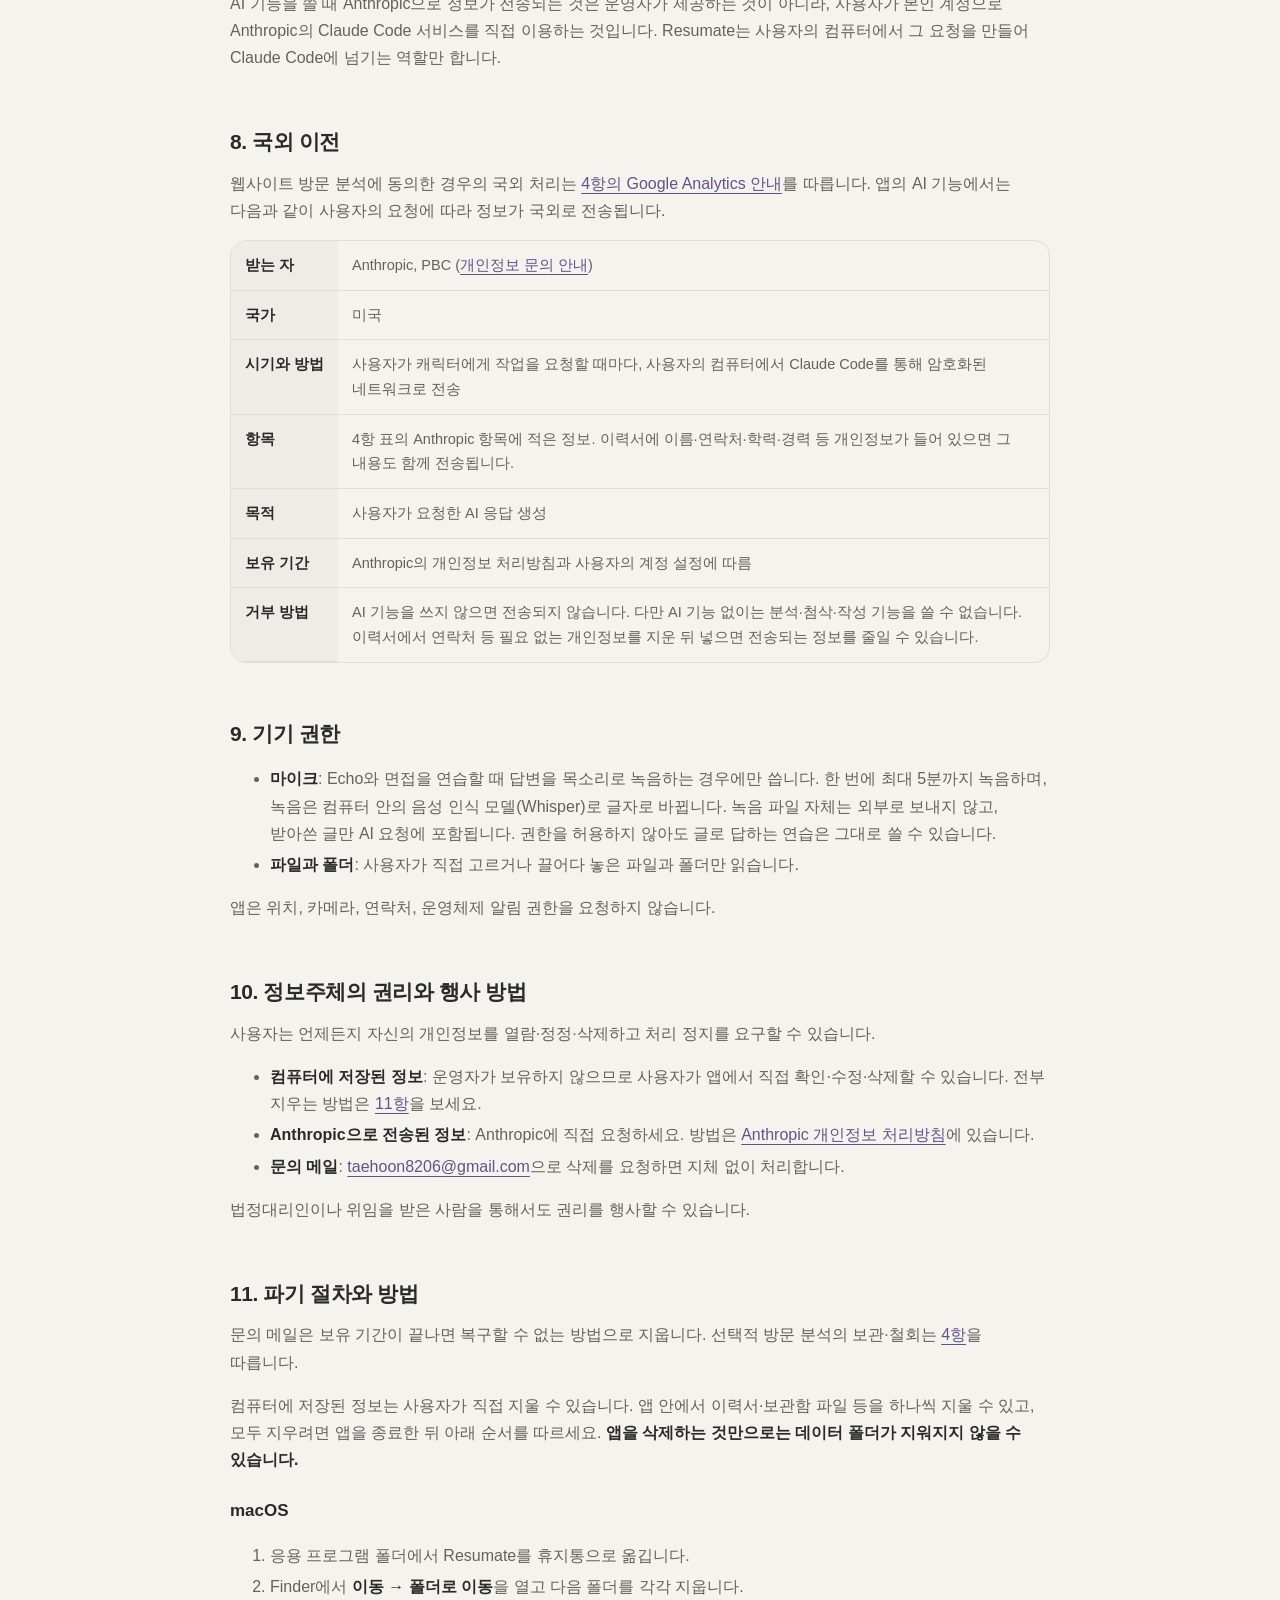
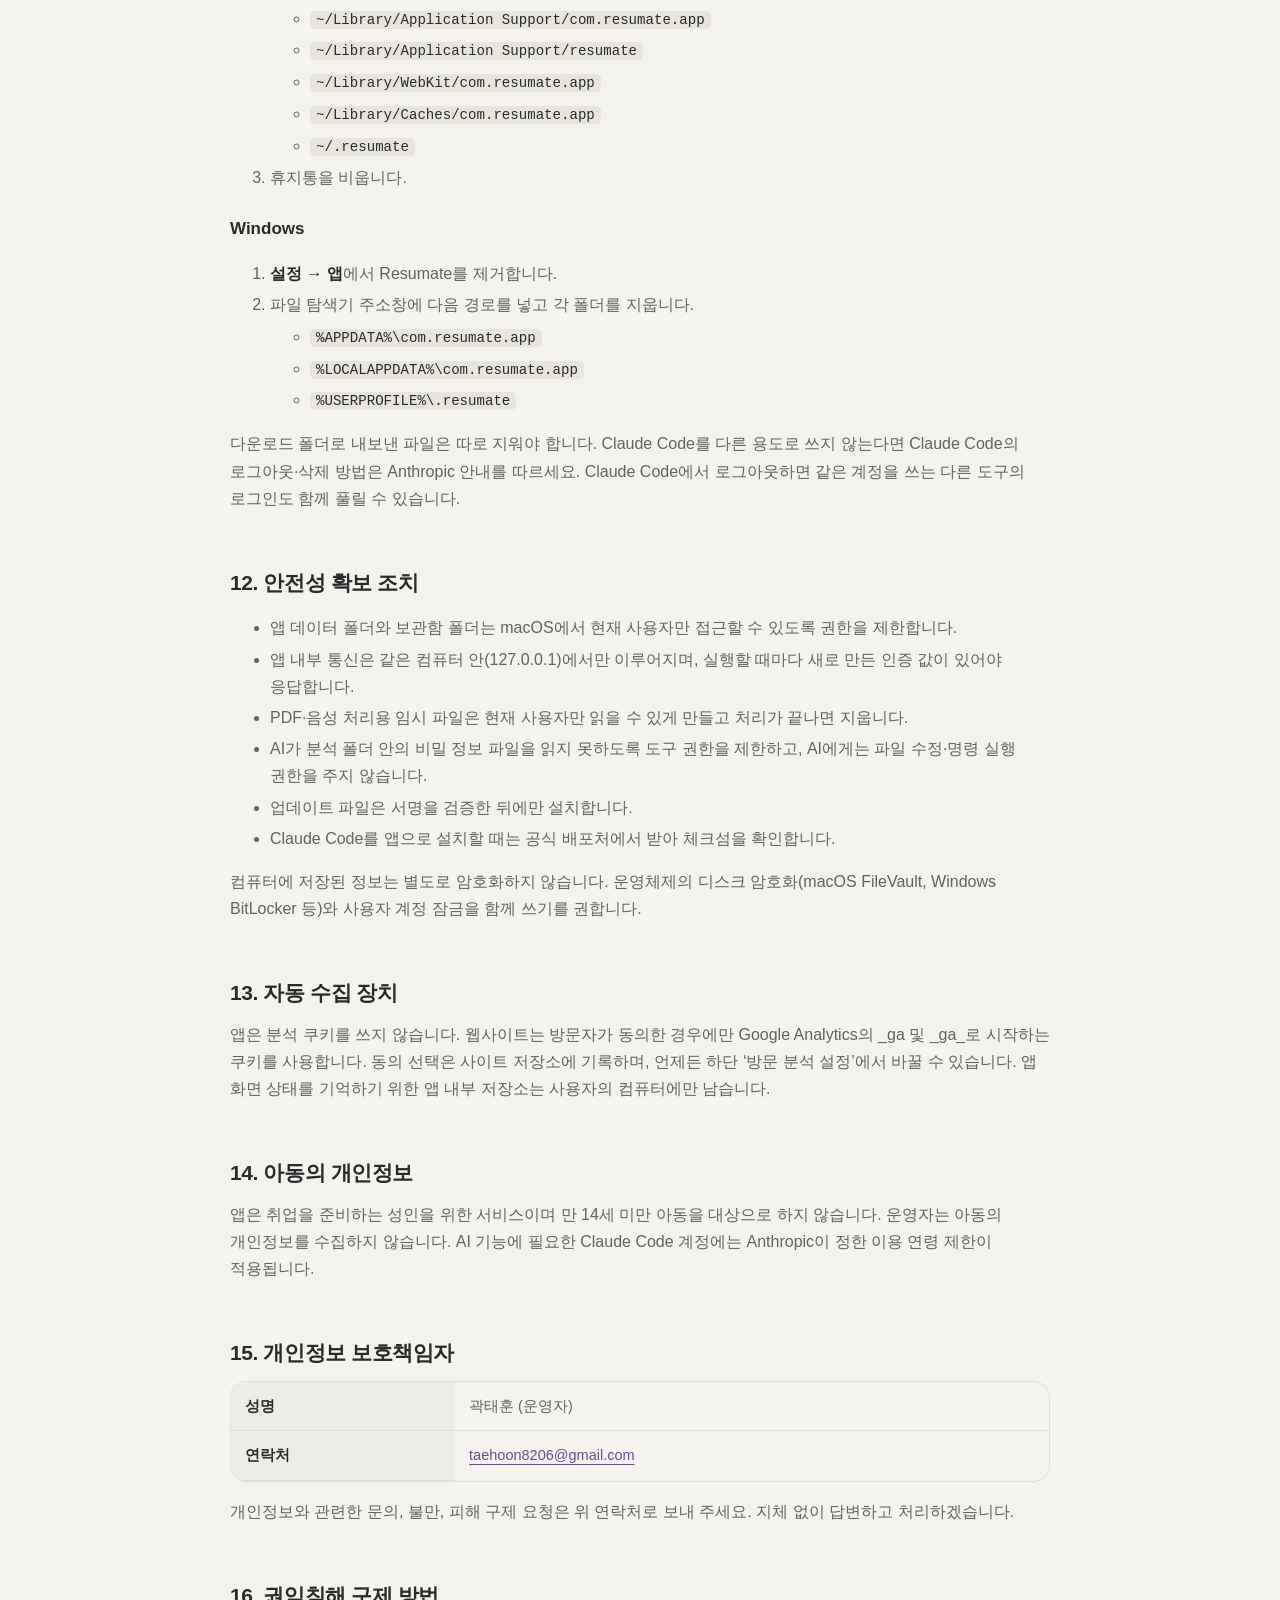
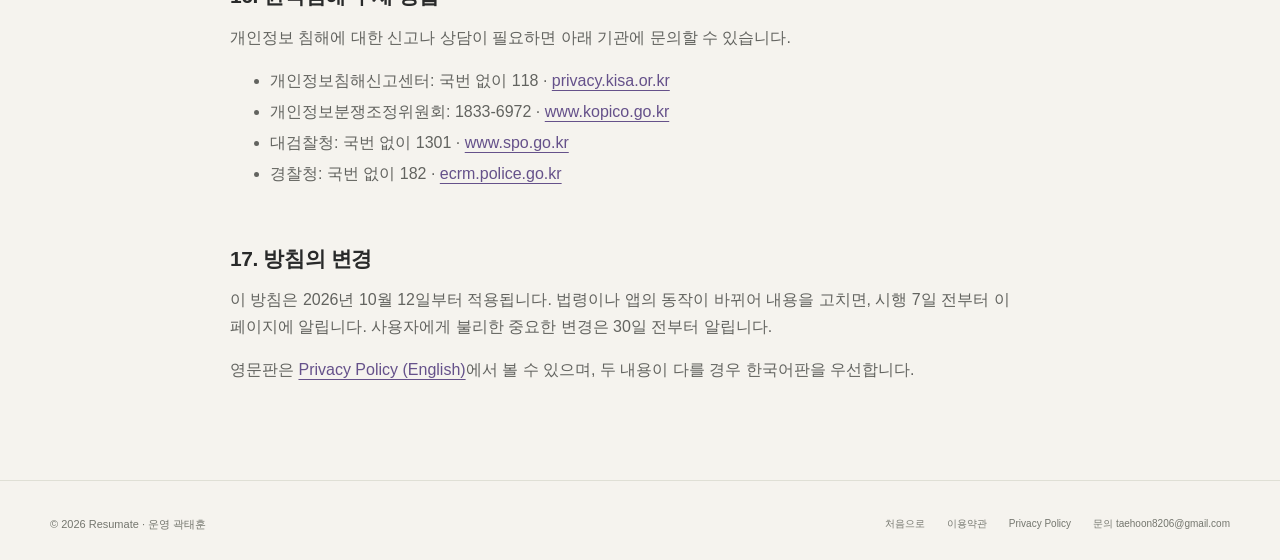
<file: privacy.html>
<!doctype html>
<html lang="ko">
<head>
  <meta charset="utf-8">
  <meta name="viewport" content="width=device-width, initial-scale=1">
  <title>개인정보처리방침 — Resumate</title>
  <meta name="description" content="Resumate 데스크톱 앱과 소개 웹사이트의 개인정보처리방침입니다.">
  <meta name="theme-color" content="#f5f3ee">
  <link rel="canonical" href="https://resumate.sevihcra.com/privacy.html">
  <meta property="og:url" content="https://resumate.sevihcra.com/privacy.html">
  <meta name="color-scheme" content="light">
  <meta property="og:type" content="article">
  <meta property="og:locale" content="ko_KR">
  <meta property="og:title" content="개인정보처리방침 — Resumate">
  <meta property="og:description" content="Resumate가 어떤 정보를 어디에 저장하고, 어디로 전송하는지 설명합니다.">
  <link rel="alternate" hreflang="en" href="en/privacy.html">
  <link rel="icon" type="image/png" sizes="32x32" href="assets/favicon-32.png">
  <link rel="stylesheet" href="styles.css">
  <script defer src="analytics.js"></script>
</head>
<body>
  <a class="skip-link" href="#main">본문으로 건너뛰기</a>

  <header class="topbar">
    <div class="wrap">
      <a class="brand" href="./" aria-label="Resumate 처음으로">
        <img src="assets/icon-256.png" alt="" width="28" height="28">
        Resumate
      </a>
      <nav class="topnav" aria-label="주요 메뉴">
        <a class="lang-switch topnav-cta" href="en/privacy.html" hreflang="en" lang="en">English</a>
      </nav>
    </div>
  </header>

  <main id="main" class="doc">
    <div class="wrap">
      <h1>개인정보처리방침</h1>
      <p class="meta">수정일 2026년 11월 7일 · 운영자 곽태훈</p>

      <section class="summary" aria-labelledby="summary-title">
        <h2 id="summary-title">한눈에 보기</h2>
        <ul>
          <li>운영자는 회원가입을 받지 않으며, 사용자의 이력서·대화·파일을 받는 서버를 운영하지 않습니다.</li>
          <li>앱에서 만든 자료는 <strong>사용자의 컴퓨터</strong>에 저장됩니다.</li>
          <li>AI 기능을 쓰면 필요한 자료가 <strong>사용자 본인의 Claude Code 계정</strong>을 통해 Anthropic(미국)으로 전송됩니다.</li>
          <li>음성 답변 받아쓰기와 PDF 글자 추출은 컴퓨터 안에서 처리합니다.</li>
          <li>앱에는 광고·분석 도구가 없습니다. 웹사이트의 선택적 방문 분석은 별도로 동의한 경우에만 작동합니다.</li>
        </ul>
      </section>

      <nav class="toc" aria-labelledby="toc-title">
        <strong id="toc-title">목차</strong>
        <ol>
          <li><a href="#scope">적용 범위</a></li>
          <li><a href="#collect">운영자가 수집하는 개인정보</a></li>
          <li><a href="#local">컴퓨터에 저장되는 정보</a></li>
          <li><a href="#transfer">외부로 전송되는 정보</a></li>
          <li><a href="#purpose">처리 목적</a></li>
          <li><a href="#retention">보유 및 이용 기간</a></li>
          <li><a href="#third">제3자 제공과 처리 위탁</a></li>
          <li><a href="#overseas">국외 이전</a></li>
          <li><a href="#permissions">기기 권한</a></li>
          <li><a href="#rights">정보주체의 권리와 행사 방법</a></li>
          <li><a href="#destroy">파기 절차와 방법</a></li>
          <li><a href="#security">안전성 확보 조치</a></li>
          <li><a href="#cookies">자동 수집 장치</a></li>
          <li><a href="#children">아동의 개인정보</a></li>
          <li><a href="#officer">개인정보 보호책임자</a></li>
          <li><a href="#remedy">권익침해 구제 방법</a></li>
          <li><a href="#changes">방침의 변경</a></li>
        </ol>
      </nav>

      <h2 id="scope">1. 적용 범위</h2>
      <p>이 방침은 곽태훈(이하 “운영자”)이 배포하는 데스크톱 앱 Resumate(macOS·Windows, 이하 “앱”)와 앱 소개 웹사이트(이하 “웹사이트”)에 적용됩니다. 운영자는 「개인정보 보호법」 등 관련 법령을 지키며, 앱이 실제로 어떻게 동작하는지를 기준으로 이 방침을 작성했습니다.</p>

      <h2 id="collect">2. 운영자가 수집하는 개인정보</h2>
      <p><strong>운영자는 앱 사용자의 개인정보를 수집하지 않습니다.</strong></p>
      <ul>
        <li>앱에는 운영자 계정·회원가입 기능이 없습니다.</li>
        <li>운영자는 사용자의 이력서, 대화, 업로드 파일, 음성, 면접 기록을 받는 서버를 운영하지 않습니다. 앱이 정보를 보내는 곳은 아래 <a href="#transfer">4항</a>에 적은 곳뿐입니다.</li>
        <li>앱에는 사용 통계·오류 보고·광고 식별자를 운영자에게 보내는 기능이 없습니다.</li>
      </ul>
      <p>사용자가 이메일로 문의하면, 답변을 위해 보낸 사람의 이메일 주소와 문의 내용을 받게 됩니다. 이 정보는 문의 처리에만 쓰고, 처리가 끝나면 지체 없이 삭제합니다. 다만 같은 문제가 반복될 때 참고하기 위해 사용자가 요청하지 않는 한 최대 1년간 보관할 수 있습니다.</p>
      <p>웹사이트에서 방문 분석에 동의하면 Google Analytics를 통해 방문 통계를 수집합니다. 항목과 거부 방법은 <a href="#website-analytics">웹사이트 방문 분석 안내</a>를 확인하세요.</p>
      <!-- VERIFY: 문의 메일 보관 기간(최대 1년)은 운영자 방침 확인 필요. 코드로 검증할 수 없는 운영 정책이다. -->

      <h2 id="local">3. 컴퓨터에 저장되는 정보</h2>
      <p>아래 정보는 사용자의 컴퓨터에만 저장되며 운영자에게 전송되지 않습니다. 운영자는 이 정보에 접근할 수 없습니다.</p>
      <div class="table-wrap">
        <table class="stack">
          <thead>
            <tr><th scope="col">항목</th><th scope="col">저장 내용</th><th scope="col">위치</th></tr>
          </thead>
          <tbody>
            <tr>
              <td data-label="항목">앱 데이터베이스</td>
              <td data-label="저장 내용">캐릭터와의 대화, 이력서와 이력서 분석 결과, 프로젝트 정리, 채용공고·회사 조사, 면접 연습 기록, 앱 설정</td>
              <td data-label="위치">macOS: <code>~/Library/Application Support/com.resumate.app/</code><br>Windows: <code>%APPDATA%\com.resumate.app\</code></td>
            </tr>
            <tr>
              <td data-label="항목">보관함</td>
              <td data-label="저장 내용">사용자가 올린 파일, 그 파일에서 추출한 글자, 앱이 만든 산출물(이력서·자기소개서·면접 기록 PDF 등)</td>
              <td data-label="위치">macOS: <code>~/Library/Application Support/resumate/archive/</code><br>Windows: <code>%USERPROFILE%\.resumate\archive\</code></td>
            </tr>
            <tr>
              <td data-label="항목">화면 상태</td>
              <td data-label="저장 내용">입력 중인 채용공고 주소와 글, 프로젝트 정리 결과 일부, 캐릭터 이름 등 화면 상태와 설정</td>
              <td data-label="위치">macOS: <code>~/Library/WebKit/com.resumate.app/</code><br>Windows: <code>%LOCALAPPDATA%\com.resumate.app\</code></td>
            </tr>
            <tr>
              <td data-label="항목">보조 폴더</td>
              <td data-label="저장 내용">앱으로 설치한 Claude Code 실행 파일, AI가 자료 없이 실행될 때 쓰는 빈 작업 폴더</td>
              <td data-label="위치"><code>~/.resumate/</code> (Windows: <code>%USERPROFILE%\.resumate\</code>)</td>
            </tr>
            <tr>
              <td data-label="항목">내보낸 파일</td>
              <td data-label="저장 내용">사용자가 “다운로드”를 누른 산출물의 사본</td>
              <td data-label="위치">사용자의 다운로드 폴더</td>
            </tr>
            <tr>
              <td data-label="항목">Claude Code 대화 기록</td>
              <td data-label="저장 내용">Claude Code가 자체적으로 남기는 세션 기록(앱이 보낸 요청과 응답이 포함될 수 있음)</td>
              <td data-label="위치">Claude Code가 정한 위치(기본값 <code>~/.claude/</code>)</td>
            </tr>
          </tbody>
        </table>
      </div>
      <!-- VERIFY: Windows 화면 상태(WebView2) 폴더가 %LOCALAPPDATA%\com.resumate.app\ 인지 실제 Windows 설치본에서 확인 필요. macOS 경로는 개발 기기에서 존재를 확인했다. -->
      <!-- VERIFY: Claude Code 세션 기록 위치(~/.claude/projects/)는 Claude Code의 동작이며, Windows에서의 기본 위치(%USERPROFILE%\.claude\)도 확인 필요. -->
      <p>프로젝트 폴더 분석을 위해 사용자가 고른 폴더는 그 자리에서 읽기만 하며, 앱이 복사해 두지 않습니다. 녹음한 음성은 받아쓰기를 위해 임시 파일로 변환한 뒤 처리가 끝나면 바로 지웁니다. 녹음 원본은 앱을 쓰는 동안 다시 듣기 위해 메모리에만 두며 저장하지 않습니다.</p>

      <h2 id="transfer">4. 외부로 전송되는 정보</h2>
      <p>앱은 아래 경우에만 사용자의 컴퓨터에서 외부로 직접 통신합니다. 어느 경우에도 운영자의 서버를 거치지 않습니다.</p>
      <div class="table-wrap">
        <table class="stack">
          <thead>
            <tr><th scope="col">받는 곳</th><th scope="col">보내는 정보</th><th scope="col">언제</th></tr>
          </thead>
          <tbody>
            <tr>
              <td data-label="받는 곳">Anthropic, PBC<br>(사용자 본인의 Claude Code 계정)</td>
              <td data-label="보내는 정보">사용자가 입력한 메시지와, 요청을 처리하는 데 필요한 자료: 현재 이력서, 이력서 분석, 프로젝트 정리, 채용공고와 회사 조사, 최근 면접 기록, 음성 답변을 받아쓴 글, 분석용으로 고른 폴더 안의 파일 내용(아래 예외 제외)</td>
              <td data-label="언제">사용자가 캐릭터에게 분석·첨삭·작성 등을 요청할 때</td>
            </tr>
            <tr>
              <td data-label="받는 곳">GitHub, Inc.</td>
              <td data-label="보내는 정보">업데이트 확인 요청과 업데이트 파일 다운로드. 이 과정에서 IP 주소와 기기·앱 정보가 담긴 요청 정보가 GitHub에 전달됩니다.</td>
              <td data-label="언제">앱을 시작할 때, 사용자가 업데이트를 설치할 때</td>
            </tr>
            <tr>
              <td data-label="받는 곳">사용자가 입력한 웹사이트</td>
              <td data-label="보내는 정보">채용공고·회사 페이지를 불러오기 위한 요청. 해당 웹사이트에 IP 주소 등 일반적인 접속 정보가 전달됩니다. 회사 조사에서는 같은 사이트의 소개 페이지를 최대 3개까지 더 불러옵니다.</td>
              <td data-label="언제">사용자가 주소를 넣고 불러오기를 요청할 때</td>
            </tr>
            <tr>
              <td data-label="받는 곳">Anthropic, PBC<br>(Claude Code 공식 배포처)</td>
              <td data-label="보내는 정보">Claude Code 실행 파일 다운로드 요청</td>
              <td data-label="언제">사용자가 앱에서 Claude Code 설치를 누를 때</td>
            </tr>
          </tbody>
        </table>
      </div>
      <h3>폴더 분석에서 제외하는 파일</h3>
      <p>분석할 폴더를 고르면 <code>.env</code>, 키 파일, <code>.ssh</code> 같은 비밀 정보 파일과 폴더 밖을 가리키는 링크는 AI가 읽지 못하도록 막습니다. 홈 폴더 전체나 인증 정보 폴더는 분석 폴더로 고를 수 없습니다.</p>
      <h3>Claude Code와 Anthropic</h3>
      <p>Claude Code 로그인, 인증 정보의 저장·갱신, AI 요청 전송은 Anthropic의 공식 Claude Code가 담당합니다. Resumate는 Claude 로그인 코드·토큰·쿠키를 받거나 인증 정보 파일을 읽지 않으며, 로그인 상태만 확인합니다. Anthropic으로 전송된 정보와 Claude Code가 자체적으로 수집하는 정보의 처리에는 사용자와 Anthropic 사이의 약관과 <a href="https://www.anthropic.com/legal/privacy" rel="noopener">Anthropic 개인정보 처리방침</a>이 적용됩니다.</p>
      <!-- VERIFY: Claude Code 자체 수집 정보(사용 통계·오류 보고 등)의 범위는 Anthropic 문서 기준. 앱은 관련 환경변수(DISABLE_TELEMETRY 등)를 설정하지 않는다(sidecar/claudeBin.ts claudeEnv). -->

      <h3>웹사이트</h3>
      <p>웹사이트는 GitHub Pages를 통해 제공하며 외부 글꼴을 쓰지 않습니다. 선택적 방문 분석에 동의하기 전에는 Google Analytics를 불러오거나 분석 정보를 보내지 않습니다. GitHub는 보안을 위해 방문자의 IP 주소를 기록·보관합니다. 다운로드 파일도 GitHub에서 제공하므로 다운로드 요청 시 GitHub에 접속 정보가 전달됩니다. 이 정보의 처리와 보관에는 <a href="https://docs.github.com/en/site-policy/privacy-policies/github-general-privacy-statement" rel="noopener">GitHub 개인정보 처리방침</a>이 적용됩니다.</p>

      <h3 id="website-analytics">선택적 웹사이트 방문 분석 및 국외 처리</h3>
      <p>방문 분석은 2026년 11월 7일에 안내를 추가했으며, 방문자가 ‘분석 허용’을 선택한 이후에만 시작됩니다. 동의하지 않거나 나중에 철회해도 사이트와 다운로드를 그대로 이용할 수 있습니다.</p>
      <ul>
        <li><strong>처리 업체 및 업무</strong>: Google LLC 및 Google Analytics 서비스 제공 계열사. 웹사이트 방문 경로·이용 현황과 다운로드 클릭 통계 처리. <a href="https://policies.google.com/privacy?hl=ko" rel="noopener">Google 개인정보처리방침 및 문의</a></li>
        <li><strong>항목</strong>: 무작위 쿠키 식별자, 방문 시각, 페이지 주소·제목, 유입 사이트 도메인, 브라우저·운영체제·기기 정보, 접속 지역, 설치 안내 이동과 설치 파일 다운로드 버튼 클릭 및 OS 구분. 네트워크 요청 시 IP 주소가 Google에 전달되지만, Google은 GA4에서 개별 IP 주소를 기록·저장하지 않는다고 안내합니다.</li>
        <li><strong>제외 항목</strong>: 이력서·자기소개서·대화·파일·음성, 이름·이메일 등 앱 자료를 보내지 않습니다. 페이지 주소의 검색 매개변수·해시와 유입 주소의 경로도 분석 태그에서 제외합니다. 광고 개인화와 Google 신호 데이터 기능은 사용하지 않습니다.</li>
        <li><strong>국가·시기·방법</strong>: 동의 후 페이지 방문과 클릭 시 브라우저가 암호화된 HTTPS 연결로 Google에 전송합니다. 미국 및 <a href="https://www.google.com/about/datacenters/locations/" rel="noopener">Google 데이터센터 운영 국가</a>에서 처리될 수 있으며, 특정 국가에만 저장되도록 지정하지 않습니다.</li>
        <li><strong>기간</strong>: GA4 사용자·이벤트 단위 데이터 보관 설정은 2개월입니다. 집계 보고서는 이 보관 설정과 별도로 유지될 수 있습니다. 분석 쿠키는 생성 후 최대 60일이며, 동의 선택은 이 브라우저의 사이트 저장소를 지우거나 선택을 바꿀 때까지 보관합니다.</li>
        <li><strong>거부·철회</strong>: 하단 ‘방문 분석 설정’에서 ‘거절’을 선택하면 이후 분석을 중단하고 이 사이트의 분석 쿠키를 삭제합니다. 이미 전송된 정보가 자동 삭제되는 것은 아니며 관련 문의는 아래 개인정보 보호책임자에게 할 수 있습니다. 브라우저의 사이트 데이터 삭제나 <a href="https://tools.google.com/dlpage/gaoptout?hl=ko" rel="noopener">Google Analytics 차단 도구</a>도 이용할 수 있습니다.</li>
      </ul>

      <h2 id="purpose">5. 처리 목적</h2>
      <p>앱이 컴퓨터에 저장하거나 외부로 보내는 정보는 다음 목적에만 쓰입니다.</p>
      <ul>
        <li>이력서 진단·첨삭, 프로젝트 성과 정리, 공고 맞춤 이력서·자기소개서 작성, 면접 질문과 답변 평가 등 사용자가 요청한 기능 제공</li>
        <li>작업 내용을 다음에 이어서 쓸 수 있도록 보관</li>
        <li>앱 업데이트 확인과 설치</li>
        <li>문의에 대한 답변(이메일로 문의한 경우)</li>
        <li>웹사이트 방문자가 선택적으로 동의한 방문 경로·다운로드 클릭 분석과 사이트 개선</li>
      </ul>

      <h2 id="retention">6. 보유 및 이용 기간</h2>
      <ul>
        <li><strong>컴퓨터에 저장된 정보</strong>: 사용자가 앱에서 지우거나 데이터 폴더를 삭제할 때까지 사용자의 컴퓨터에 남습니다. 운영자는 이 정보를 보유하지 않습니다.</li>
        <li><strong>Anthropic으로 전송된 정보</strong>: Anthropic의 개인정보 처리방침과 사용자의 계정 설정에 따른 기간 동안 보관됩니다.</li>
        <li><strong>문의 메일</strong>: 2항에 적은 기간 동안 보관합니다.</li>
        <li><strong>선택적 웹사이트 방문 분석</strong>: <a href="#website-analytics">4항의 웹사이트 방문 분석 안내</a>에 적은 기간과 방법을 따릅니다.</li>
      </ul>

      <h2 id="third">7. 제3자 제공과 처리 위탁</h2>
      <p>운영자는 앱의 이력서·대화·파일 처리를 외부 업체에 위탁하지 않습니다. 웹사이트 방문자가 동의한 방문 분석은 Google Analytics를 이용하며, 처리 업체·업무·항목·기간은 <a href="#website-analytics">4항</a>에 안내합니다.</p>
      <p>AI 기능을 쓸 때 Anthropic으로 정보가 전송되는 것은 운영자가 제공하는 것이 아니라, 사용자가 본인 계정으로 Anthropic의 Claude Code 서비스를 직접 이용하는 것입니다. Resumate는 사용자의 컴퓨터에서 그 요청을 만들어 Claude Code에 넘기는 역할만 합니다.</p>

      <h2 id="overseas">8. 국외 이전</h2>
      <p>웹사이트 방문 분석에 동의한 경우의 국외 처리는 <a href="#website-analytics">4항의 Google Analytics 안내</a>를 따릅니다. 앱의 AI 기능에서는 다음과 같이 사용자의 요청에 따라 정보가 국외로 전송됩니다.</p>
      <div class="table-wrap">
        <table>
          <tbody>
            <tr><th scope="row">받는 자</th><td>Anthropic, PBC (<a href="https://www.anthropic.com/legal/privacy" rel="noopener">개인정보 문의 안내</a>)</td></tr>
            <tr><th scope="row">국가</th><td>미국</td></tr>
            <tr><th scope="row">시기와 방법</th><td>사용자가 캐릭터에게 작업을 요청할 때마다, 사용자의 컴퓨터에서 Claude Code를 통해 암호화된 네트워크로 전송</td></tr>
            <tr><th scope="row">항목</th><td>4항 표의 Anthropic 항목에 적은 정보. 이력서에 이름·연락처·학력·경력 등 개인정보가 들어 있으면 그 내용도 함께 전송됩니다.</td></tr>
            <tr><th scope="row">목적</th><td>사용자가 요청한 AI 응답 생성</td></tr>
            <tr><th scope="row">보유 기간</th><td>Anthropic의 개인정보 처리방침과 사용자의 계정 설정에 따름</td></tr>
            <tr><th scope="row">거부 방법</th><td>AI 기능을 쓰지 않으면 전송되지 않습니다. 다만 AI 기능 없이는 분석·첨삭·작성 기능을 쓸 수 없습니다. 이력서에서 연락처 등 필요 없는 개인정보를 지운 뒤 넣으면 전송되는 정보를 줄일 수 있습니다.</td></tr>
          </tbody>
        </table>
      </div>
      <!-- VERIFY: Claude Code가 Anthropic API 대신 다른 경로(예: 기업 계정의 클라우드 제공자)로 연결되도록 사용자가 직접 설정한 경우 받는 자가 달라질 수 있다. 일반 로그인 기준으로 작성했다. -->

      <h2 id="permissions">9. 기기 권한</h2>
      <ul>
        <li><strong>마이크</strong>: Echo와 면접을 연습할 때 답변을 목소리로 녹음하는 경우에만 씁니다. 한 번에 최대 5분까지 녹음하며, 녹음은 컴퓨터 안의 음성 인식 모델(Whisper)로 글자로 바뀝니다. 녹음 파일 자체는 외부로 보내지 않고, 받아쓴 글만 AI 요청에 포함됩니다. 권한을 허용하지 않아도 글로 답하는 연습은 그대로 쓸 수 있습니다.</li>
        <li><strong>파일과 폴더</strong>: 사용자가 직접 고르거나 끌어다 놓은 파일과 폴더만 읽습니다.</li>
      </ul>
      <p>앱은 위치, 카메라, 연락처, 운영체제 알림 권한을 요청하지 않습니다.</p>

      <h2 id="rights">10. 정보주체의 권리와 행사 방법</h2>
      <p>사용자는 언제든지 자신의 개인정보를 열람·정정·삭제하고 처리 정지를 요구할 수 있습니다.</p>
      <ul>
        <li><strong>컴퓨터에 저장된 정보</strong>: 운영자가 보유하지 않으므로 사용자가 앱에서 직접 확인·수정·삭제할 수 있습니다. 전부 지우는 방법은 <a href="#destroy">11항</a>을 보세요.</li>
        <li><strong>Anthropic으로 전송된 정보</strong>: Anthropic에 직접 요청하세요. 방법은 <a href="https://www.anthropic.com/legal/privacy" rel="noopener">Anthropic 개인정보 처리방침</a>에 있습니다.</li>
        <li><strong>문의 메일</strong>: <a href="mailto:taehoon8206@gmail.com">taehoon8206@gmail.com</a>으로 삭제를 요청하면 지체 없이 처리합니다.</li>
      </ul>
      <p>법정대리인이나 위임을 받은 사람을 통해서도 권리를 행사할 수 있습니다.</p>

      <h2 id="destroy">11. 파기 절차와 방법</h2>
      <p>문의 메일은 보유 기간이 끝나면 복구할 수 없는 방법으로 지웁니다. 선택적 방문 분석의 보관·철회는 <a href="#website-analytics">4항</a>을 따릅니다.</p>
      <p>컴퓨터에 저장된 정보는 사용자가 직접 지울 수 있습니다. 앱 안에서 이력서·보관함 파일 등을 하나씩 지울 수 있고, 모두 지우려면 앱을 종료한 뒤 아래 순서를 따르세요. <strong>앱을 삭제하는 것만으로는 데이터 폴더가 지워지지 않을 수 있습니다.</strong></p>
      <h3>macOS</h3>
      <ol>
        <li>응용 프로그램 폴더에서 Resumate를 휴지통으로 옮깁니다.</li>
        <li>Finder에서 <strong>이동 → 폴더로 이동</strong>을 열고 다음 폴더를 각각 지웁니다.
          <ul>
            <li><code>~/Library/Application Support/com.resumate.app</code></li>
            <li><code>~/Library/Application Support/resumate</code></li>
            <li><code>~/Library/WebKit/com.resumate.app</code></li>
            <li><code>~/Library/Caches/com.resumate.app</code></li>
            <li><code>~/.resumate</code></li>
          </ul>
        </li>
        <li>휴지통을 비웁니다.</li>
      </ol>
      <h3>Windows</h3>
      <ol>
        <li><strong>설정 → 앱</strong>에서 Resumate를 제거합니다.</li>
        <li>파일 탐색기 주소창에 다음 경로를 넣고 각 폴더를 지웁니다.
          <ul>
            <li><code>%APPDATA%\com.resumate.app</code></li>
            <li><code>%LOCALAPPDATA%\com.resumate.app</code></li>
            <li><code>%USERPROFILE%\.resumate</code></li>
          </ul>
        </li>
      </ol>
      <!-- VERIFY: Windows NSIS 제거 프로그램의 "앱 데이터 삭제" 선택지 제공 여부와 %LOCALAPPDATA% 경로를 실제 Windows 기기에서 확인 필요. -->
      <p>다운로드 폴더로 내보낸 파일은 따로 지워야 합니다. Claude Code를 다른 용도로 쓰지 않는다면 Claude Code의 로그아웃·삭제 방법은 Anthropic 안내를 따르세요. Claude Code에서 로그아웃하면 같은 계정을 쓰는 다른 도구의 로그인도 함께 풀릴 수 있습니다.</p>

      <h2 id="security">12. 안전성 확보 조치</h2>
      <ul>
        <li>앱 데이터 폴더와 보관함 폴더는 macOS에서 현재 사용자만 접근할 수 있도록 권한을 제한합니다.</li>
        <li>앱 내부 통신은 같은 컴퓨터 안(127.0.0.1)에서만 이루어지며, 실행할 때마다 새로 만든 인증 값이 있어야 응답합니다.</li>
        <li>PDF·음성 처리용 임시 파일은 현재 사용자만 읽을 수 있게 만들고 처리가 끝나면 지웁니다.</li>
        <li>AI가 분석 폴더 안의 비밀 정보 파일을 읽지 못하도록 도구 권한을 제한하고, AI에게는 파일 수정·명령 실행 권한을 주지 않습니다.</li>
        <li>업데이트 파일은 서명을 검증한 뒤에만 설치합니다.</li>
        <li>Claude Code를 앱으로 설치할 때는 공식 배포처에서 받아 체크섬을 확인합니다.</li>
      </ul>
      <p>컴퓨터에 저장된 정보는 별도로 암호화하지 않습니다. 운영체제의 디스크 암호화(macOS FileVault, Windows BitLocker 등)와 사용자 계정 잠금을 함께 쓰기를 권합니다.</p>

      <h2 id="cookies">13. 자동 수집 장치</h2>
      <p>앱은 분석 쿠키를 쓰지 않습니다. 웹사이트는 방문자가 동의한 경우에만 Google Analytics의 _ga 및 _ga_로 시작하는 쿠키를 사용합니다. 동의 선택은 사이트 저장소에 기록하며, 언제든 하단 ‘방문 분석 설정’에서 바꿀 수 있습니다. 앱 화면 상태를 기억하기 위한 앱 내부 저장소는 사용자의 컴퓨터에만 남습니다.</p>

      <h2 id="children">14. 아동의 개인정보</h2>
      <p>앱은 취업을 준비하는 성인을 위한 서비스이며 만 14세 미만 아동을 대상으로 하지 않습니다. 운영자는 아동의 개인정보를 수집하지 않습니다. AI 기능에 필요한 Claude Code 계정에는 Anthropic이 정한 이용 연령 제한이 적용됩니다.</p>

      <h2 id="officer">15. 개인정보 보호책임자</h2>
      <div class="table-wrap">
        <table>
          <tbody>
            <tr><th scope="row">성명</th><td>곽태훈 (운영자)</td></tr>
            <tr><th scope="row">연락처</th><td><a href="mailto:taehoon8206@gmail.com">taehoon8206@gmail.com</a></td></tr>
          </tbody>
        </table>
      </div>
      <p>개인정보와 관련한 문의, 불만, 피해 구제 요청은 위 연락처로 보내 주세요. 지체 없이 답변하고 처리하겠습니다.</p>

      <h2 id="remedy">16. 권익침해 구제 방법</h2>
      <p>개인정보 침해에 대한 신고나 상담이 필요하면 아래 기관에 문의할 수 있습니다.</p>
      <ul>
        <li>개인정보침해신고센터: 국번 없이 118 · <a href="https://privacy.kisa.or.kr" rel="noopener">privacy.kisa.or.kr</a></li>
        <li>개인정보분쟁조정위원회: 1833-6972 · <a href="https://www.kopico.go.kr" rel="noopener">www.kopico.go.kr</a></li>
        <li>대검찰청: 국번 없이 1301 · <a href="https://www.spo.go.kr" rel="noopener">www.spo.go.kr</a></li>
        <li>경찰청: 국번 없이 182 · <a href="https://ecrm.police.go.kr" rel="noopener">ecrm.police.go.kr</a></li>
      </ul>

      <h2 id="changes">17. 방침의 변경</h2>
      <p>이 방침은 2026년 10월 12일부터 적용됩니다. 법령이나 앱의 동작이 바뀌어 내용을 고치면, 시행 7일 전부터 이 페이지에 알립니다. 사용자에게 불리한 중요한 변경은 30일 전부터 알립니다.</p>
      <p>영문판은 <a href="en/privacy.html" hreflang="en" lang="en">Privacy Policy (English)</a>에서 볼 수 있으며, 두 내용이 다를 경우 한국어판을 우선합니다.</p>
    </div>
  </main>

  <footer class="footer">
    <div class="wrap">
      <p>© 2026 Resumate · 운영 곽태훈</p>
      <nav aria-label="바닥글">
        <a href="./">처음으로</a>
        <a href="terms.html">이용약관</a>
        <a href="en/privacy.html" hreflang="en" lang="en">Privacy Policy</a>
        <a href="mailto:taehoon8206@gmail.com">문의 taehoon8206@gmail.com</a>
      </nav>
    </div>
  </footer>
</body>
</html>
</file>
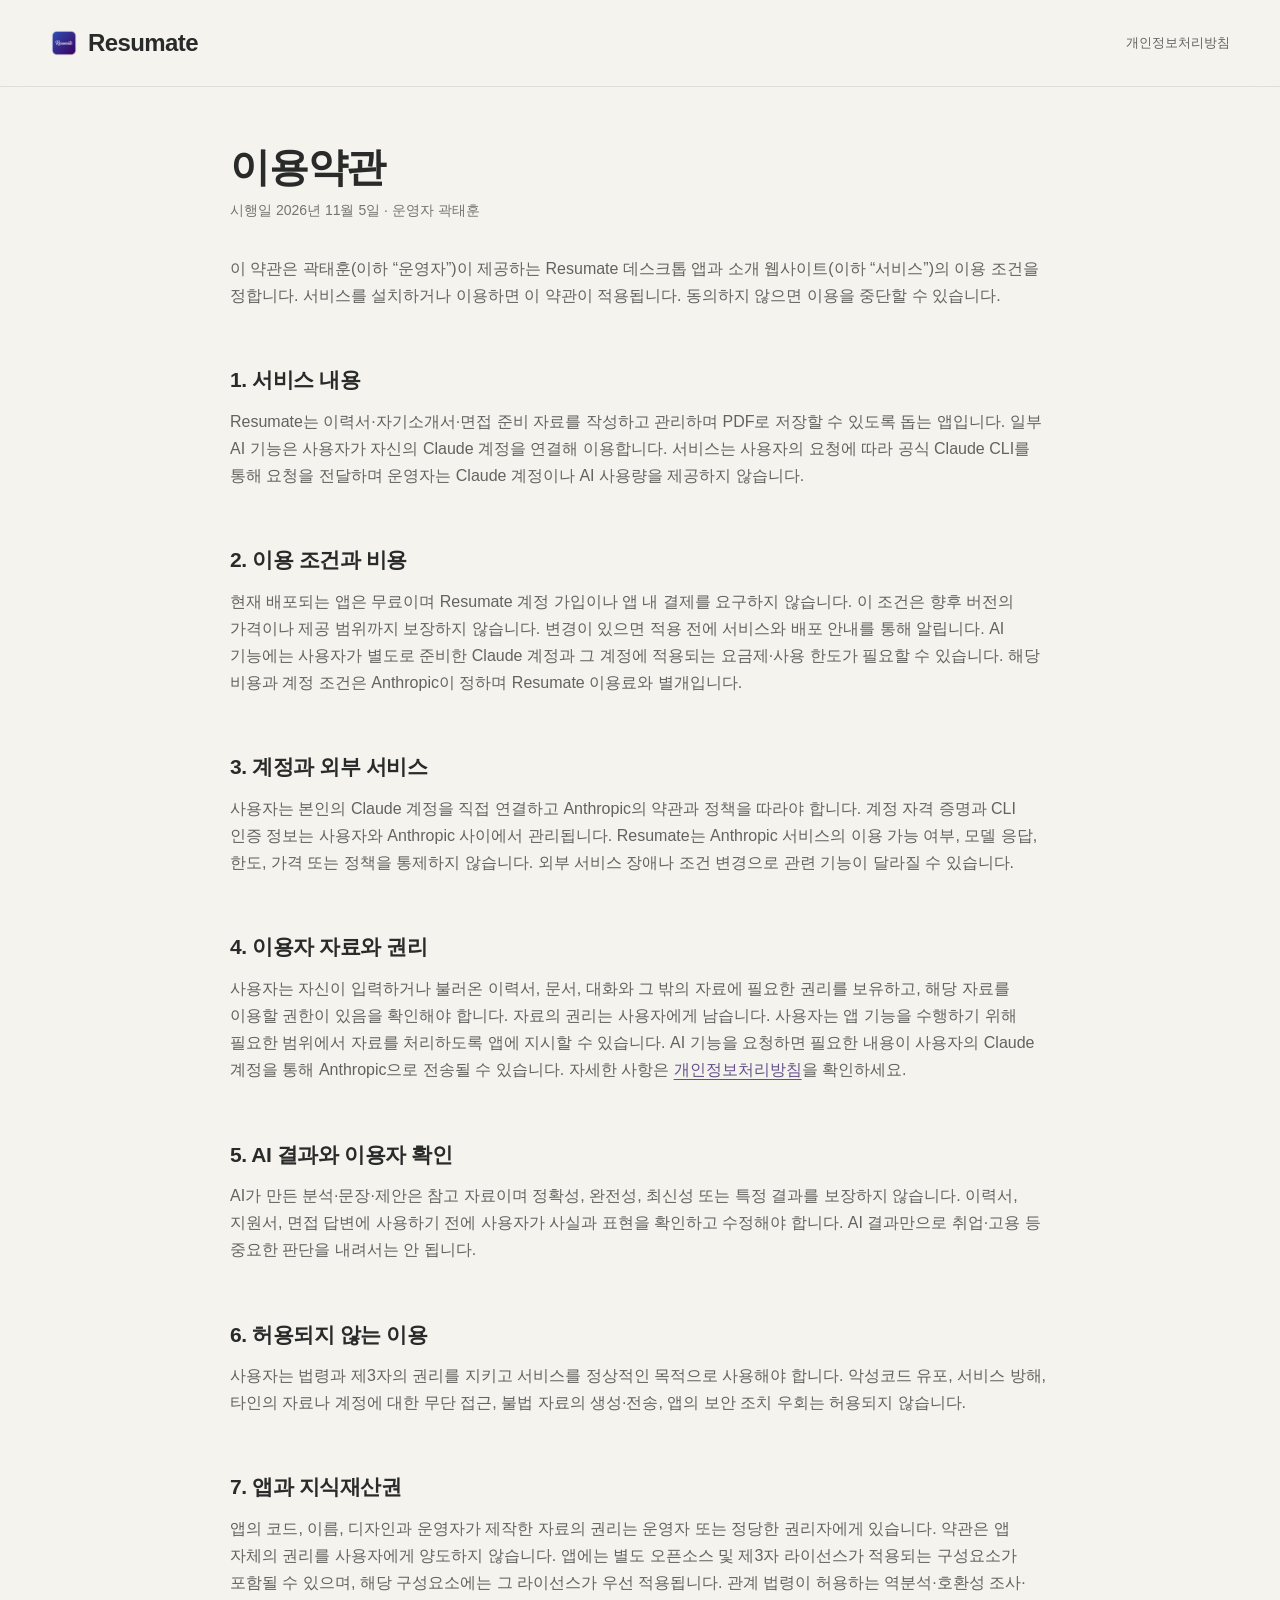
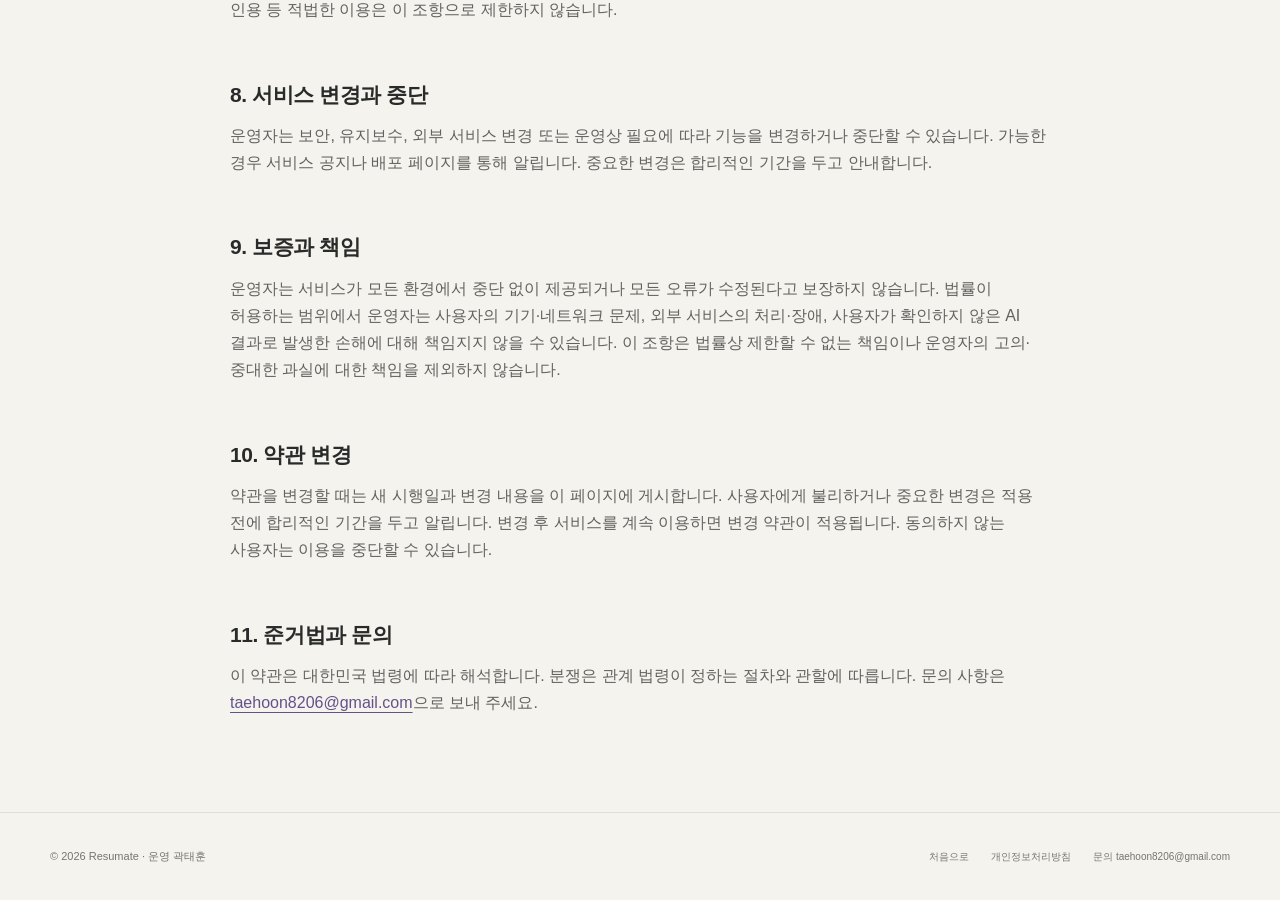
<file: terms.html>
<!doctype html>
<html lang="ko">
<head>
  <meta charset="utf-8">
  <meta name="viewport" content="width=device-width, initial-scale=1">
  <title>이용약관 — Resumate</title>
  <meta name="description" content="Resumate 앱과 웹사이트의 이용 조건을 안내합니다.">
  <meta name="color-scheme" content="light">
  <link rel="canonical" href="https://resumate.sevihcra.com/terms.html">
  <link rel="stylesheet" href="styles.css">
  <script defer src="analytics.js"></script>
</head>
<body>
  <a class="skip-link" href="#main">본문으로 건너뛰기</a>
  <header class="topbar"><div class="wrap">
    <a class="brand" href="./" aria-label="Resumate 처음으로"><img src="assets/icon-256.png" alt="" width="28" height="28">Resumate</a>
    <nav class="topnav" aria-label="문서"><a href="privacy.html">개인정보처리방침</a></nav>
  </div></header>
  <main id="main" class="doc"><div class="wrap">
    <h1>이용약관</h1>
    <p class="meta">시행일 2026년 11월 5일 · 운영자 곽태훈</p>
    <p>이 약관은 곽태훈(이하 “운영자”)이 제공하는 Resumate 데스크톱 앱과 소개 웹사이트(이하 “서비스”)의 이용 조건을 정합니다. 서비스를 설치하거나 이용하면 이 약관이 적용됩니다. 동의하지 않으면 이용을 중단할 수 있습니다.</p>
    <h2>1. 서비스 내용</h2>
    <p>Resumate는 이력서·자기소개서·면접 준비 자료를 작성하고 관리하며 PDF로 저장할 수 있도록 돕는 앱입니다. 일부 AI 기능은 사용자가 자신의 Claude 계정을 연결해 이용합니다. 서비스는 사용자의 요청에 따라 공식 Claude CLI를 통해 요청을 전달하며 운영자는 Claude 계정이나 AI 사용량을 제공하지 않습니다.</p>
    <h2>2. 이용 조건과 비용</h2>
    <p>현재 배포되는 앱은 무료이며 Resumate 계정 가입이나 앱 내 결제를 요구하지 않습니다. 이 조건은 향후 버전의 가격이나 제공 범위까지 보장하지 않습니다. 변경이 있으면 적용 전에 서비스와 배포 안내를 통해 알립니다. AI 기능에는 사용자가 별도로 준비한 Claude 계정과 그 계정에 적용되는 요금제·사용 한도가 필요할 수 있습니다. 해당 비용과 계정 조건은 Anthropic이 정하며 Resumate 이용료와 별개입니다.</p>
    <h2>3. 계정과 외부 서비스</h2>
    <p>사용자는 본인의 Claude 계정을 직접 연결하고 Anthropic의 약관과 정책을 따라야 합니다. 계정 자격 증명과 CLI 인증 정보는 사용자와 Anthropic 사이에서 관리됩니다. Resumate는 Anthropic 서비스의 이용 가능 여부, 모델 응답, 한도, 가격 또는 정책을 통제하지 않습니다. 외부 서비스 장애나 조건 변경으로 관련 기능이 달라질 수 있습니다.</p>
    <h2>4. 이용자 자료와 권리</h2>
    <p>사용자는 자신이 입력하거나 불러온 이력서, 문서, 대화와 그 밖의 자료에 필요한 권리를 보유하고, 해당 자료를 이용할 권한이 있음을 확인해야 합니다. 자료의 권리는 사용자에게 남습니다. 사용자는 앱 기능을 수행하기 위해 필요한 범위에서 자료를 처리하도록 앱에 지시할 수 있습니다. AI 기능을 요청하면 필요한 내용이 사용자의 Claude 계정을 통해 Anthropic으로 전송될 수 있습니다. 자세한 사항은 <a href="privacy.html">개인정보처리방침</a>을 확인하세요.</p>
    <h2>5. AI 결과와 이용자 확인</h2>
    <p>AI가 만든 분석·문장·제안은 참고 자료이며 정확성, 완전성, 최신성 또는 특정 결과를 보장하지 않습니다. 이력서, 지원서, 면접 답변에 사용하기 전에 사용자가 사실과 표현을 확인하고 수정해야 합니다. AI 결과만으로 취업·고용 등 중요한 판단을 내려서는 안 됩니다.</p>
    <h2>6. 허용되지 않는 이용</h2>
    <p>사용자는 법령과 제3자의 권리를 지키고 서비스를 정상적인 목적으로 사용해야 합니다. 악성코드 유포, 서비스 방해, 타인의 자료나 계정에 대한 무단 접근, 불법 자료의 생성·전송, 앱의 보안 조치 우회는 허용되지 않습니다.</p>
    <h2>7. 앱과 지식재산권</h2>
    <p>앱의 코드, 이름, 디자인과 운영자가 제작한 자료의 권리는 운영자 또는 정당한 권리자에게 있습니다. 약관은 앱 자체의 권리를 사용자에게 양도하지 않습니다. 앱에는 별도 오픈소스 및 제3자 라이선스가 적용되는 구성요소가 포함될 수 있으며, 해당 구성요소에는 그 라이선스가 우선 적용됩니다. 관계 법령이 허용하는 역분석·호환성 조사·인용 등 적법한 이용은 이 조항으로 제한하지 않습니다.</p>
    <h2>8. 서비스 변경과 중단</h2>
    <p>운영자는 보안, 유지보수, 외부 서비스 변경 또는 운영상 필요에 따라 기능을 변경하거나 중단할 수 있습니다. 가능한 경우 서비스 공지나 배포 페이지를 통해 알립니다. 중요한 변경은 합리적인 기간을 두고 안내합니다.</p>
    <h2>9. 보증과 책임</h2>
    <p>운영자는 서비스가 모든 환경에서 중단 없이 제공되거나 모든 오류가 수정된다고 보장하지 않습니다. 법률이 허용하는 범위에서 운영자는 사용자의 기기·네트워크 문제, 외부 서비스의 처리·장애, 사용자가 확인하지 않은 AI 결과로 발생한 손해에 대해 책임지지 않을 수 있습니다. 이 조항은 법률상 제한할 수 없는 책임이나 운영자의 고의·중대한 과실에 대한 책임을 제외하지 않습니다.</p>
    <h2>10. 약관 변경</h2>
    <p>약관을 변경할 때는 새 시행일과 변경 내용을 이 페이지에 게시합니다. 사용자에게 불리하거나 중요한 변경은 적용 전에 합리적인 기간을 두고 알립니다. 변경 후 서비스를 계속 이용하면 변경 약관이 적용됩니다. 동의하지 않는 사용자는 이용을 중단할 수 있습니다.</p>
    <h2>11. 준거법과 문의</h2>
    <p>이 약관은 대한민국 법령에 따라 해석합니다. 분쟁은 관계 법령이 정하는 절차와 관할에 따릅니다. 문의 사항은 <a href="mailto:taehoon8206@gmail.com">taehoon8206@gmail.com</a>으로 보내 주세요.</p>
  </div></main>
  <footer class="footer"><div class="wrap"><p>© 2026 Resumate · 운영 곽태훈</p><nav aria-label="바닥글"><a href="./">처음으로</a><a href="privacy.html">개인정보처리방침</a><a href="mailto:taehoon8206@gmail.com">문의 taehoon8206@gmail.com</a></nav></div></footer>
</body></html>
</file>
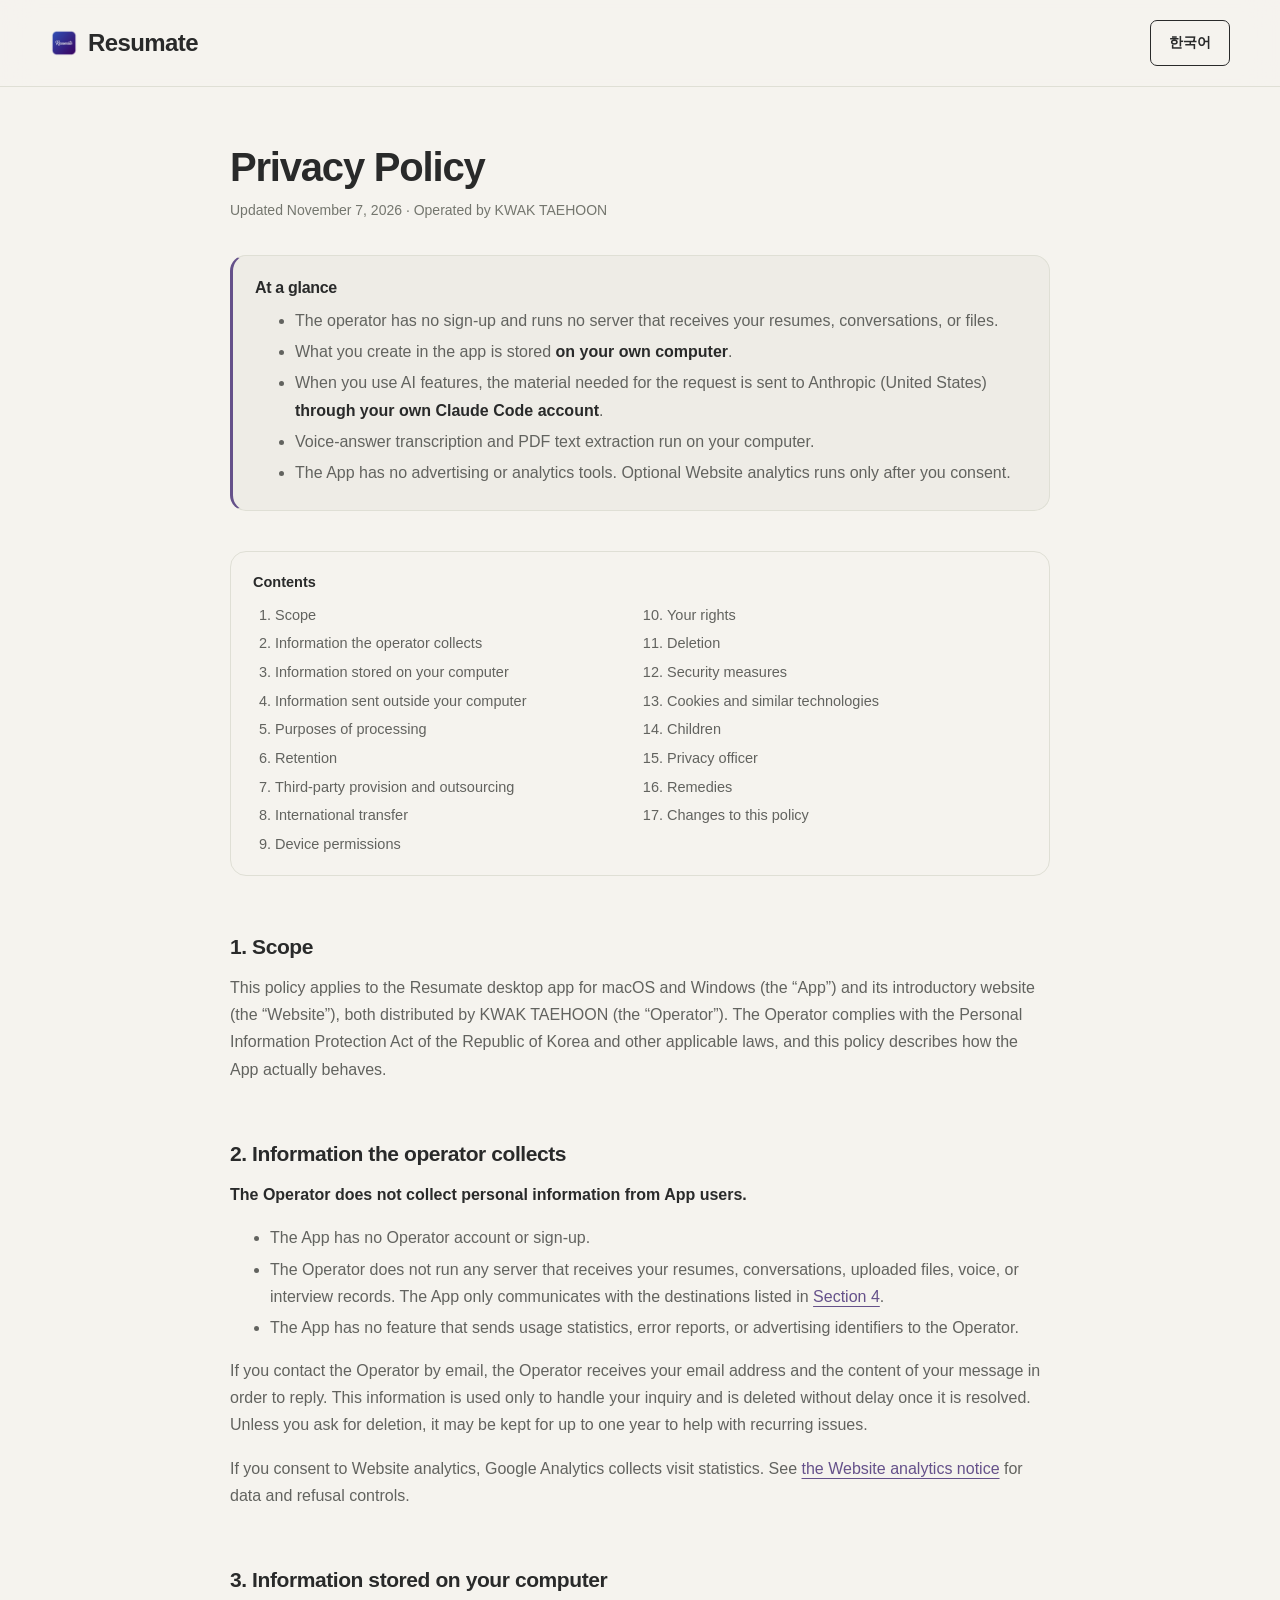
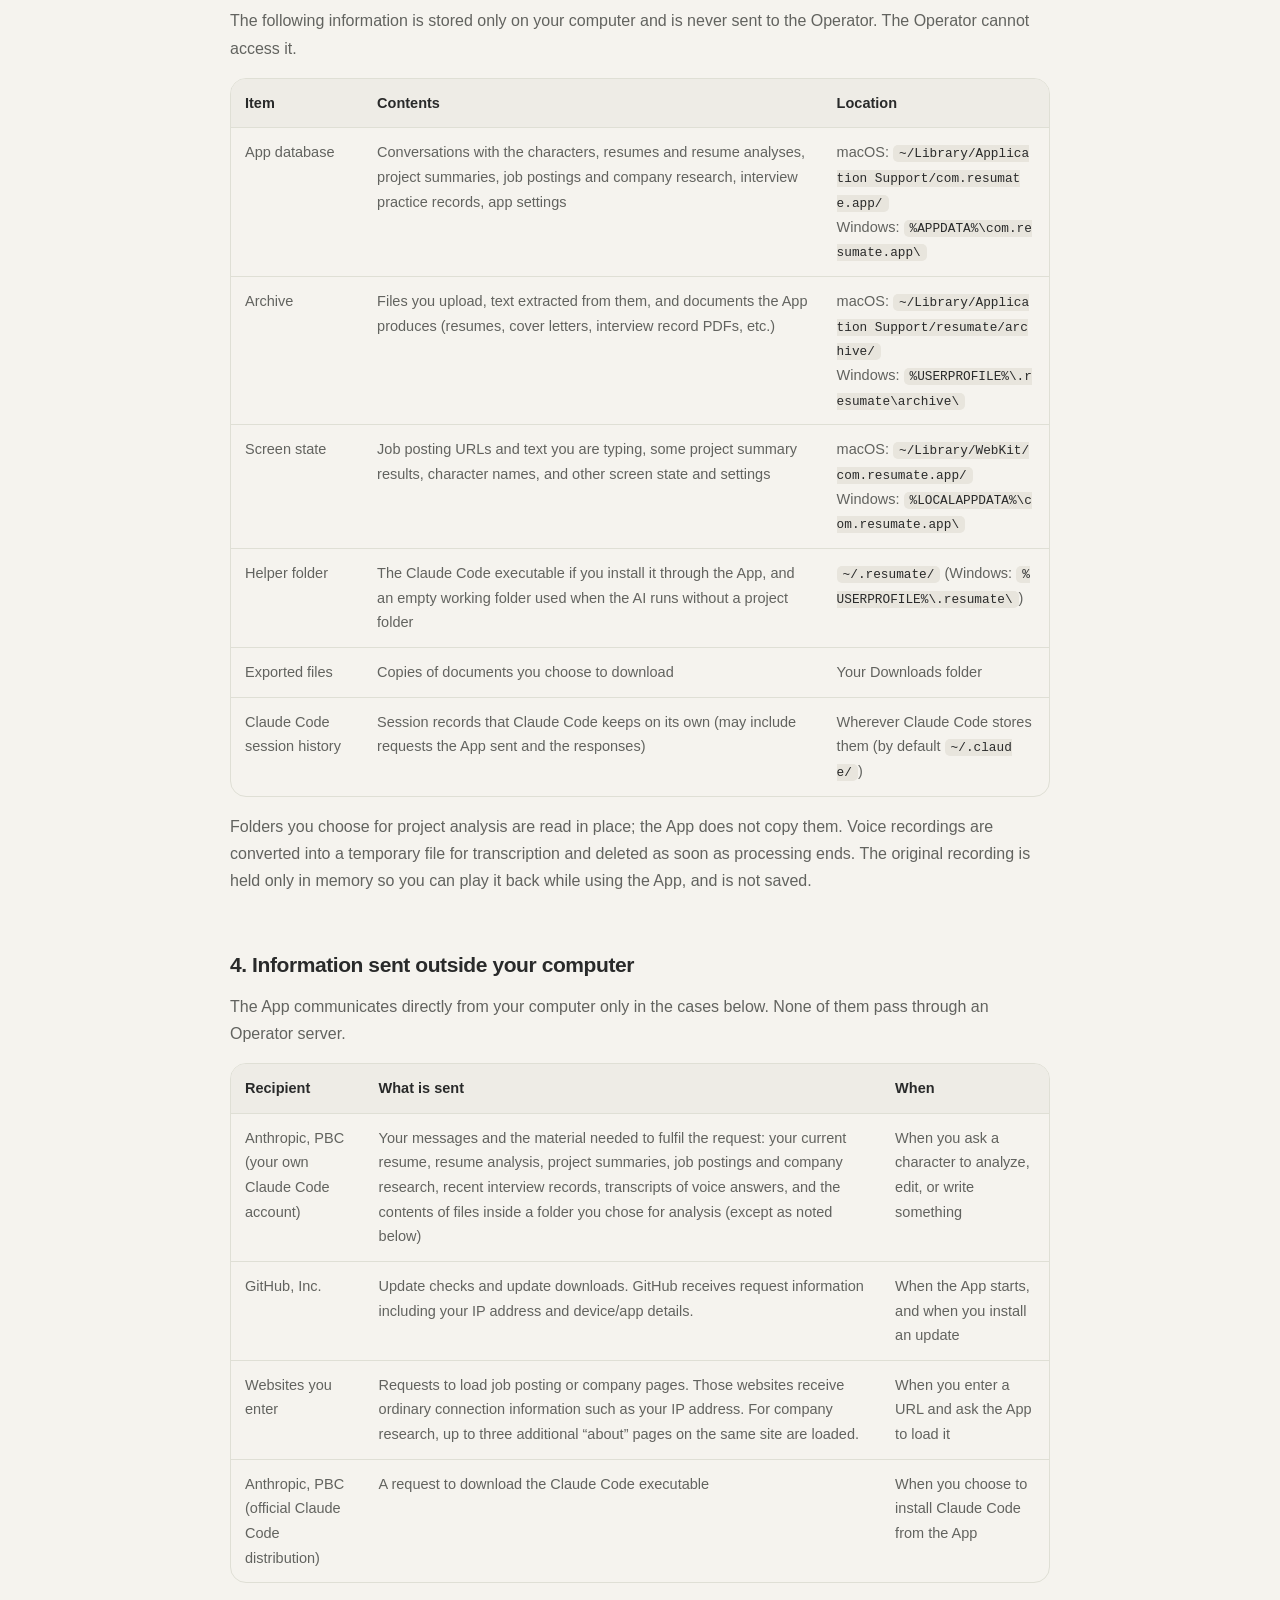
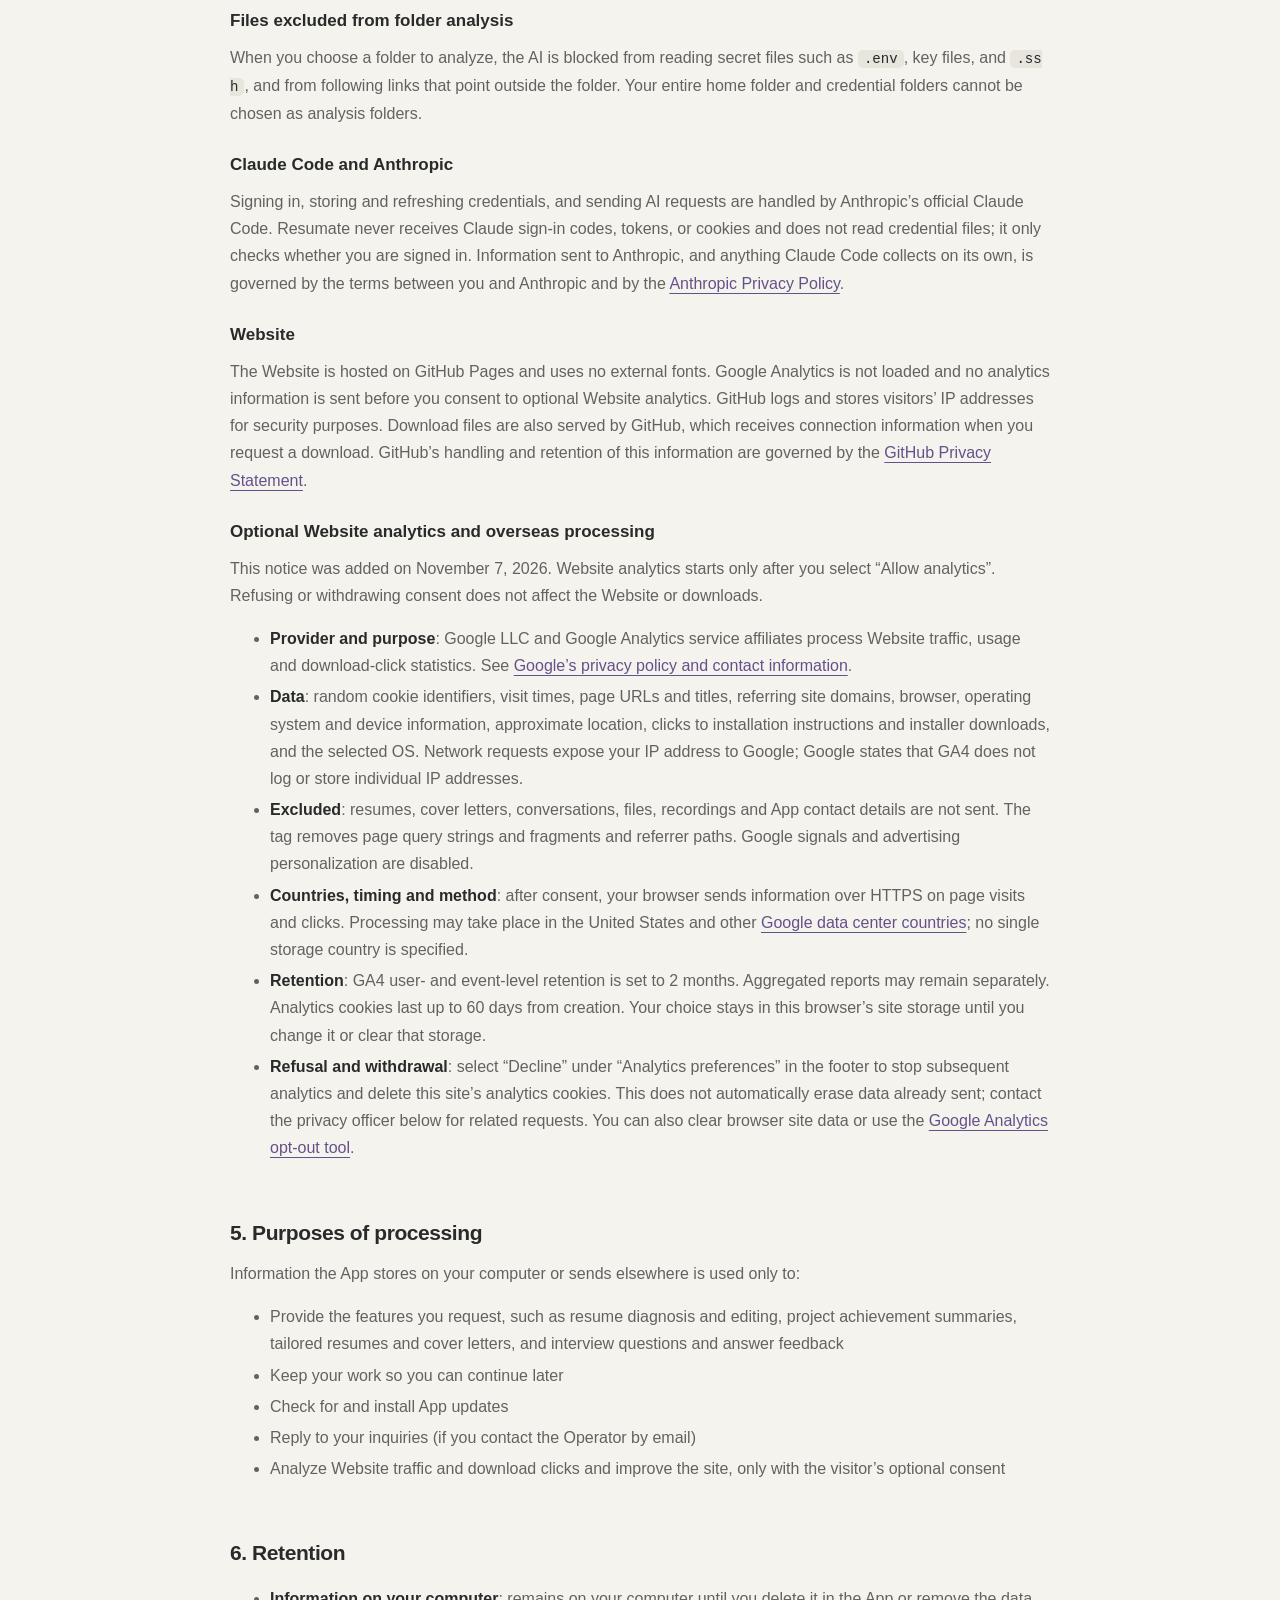
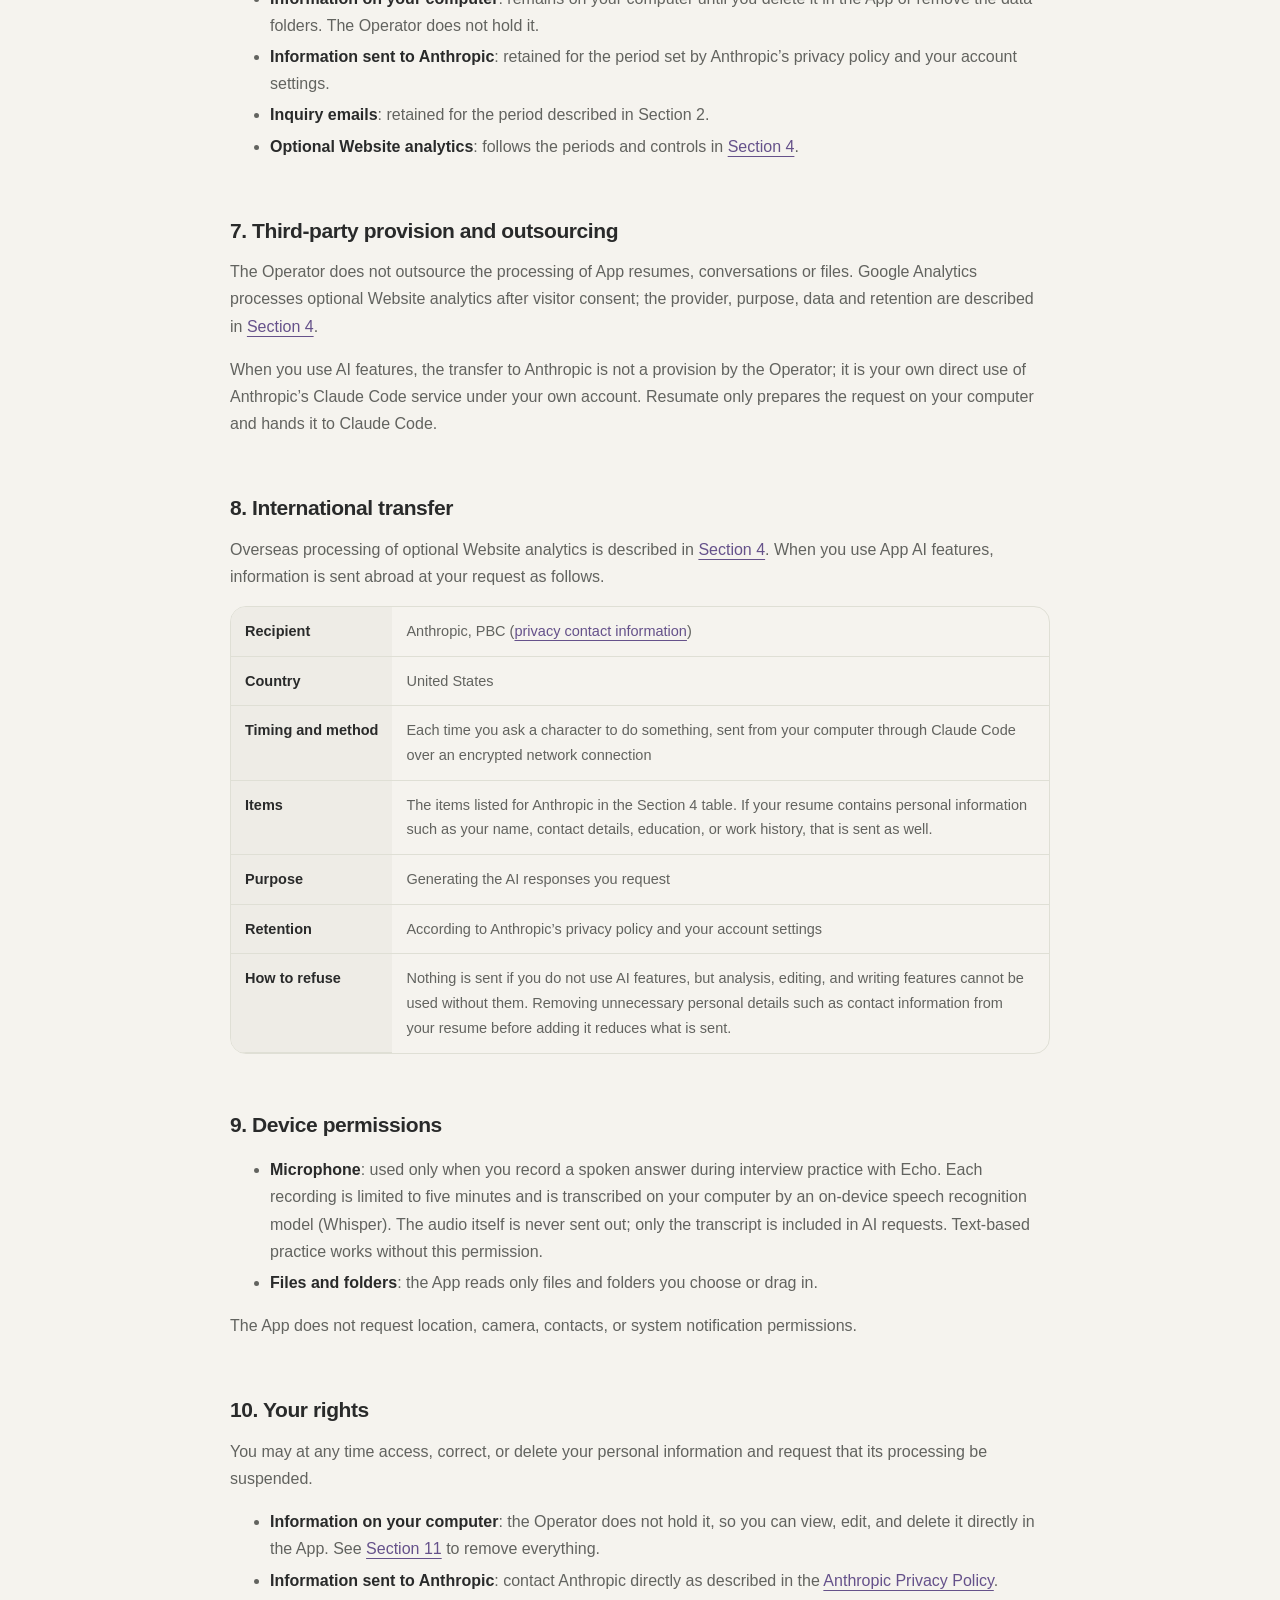
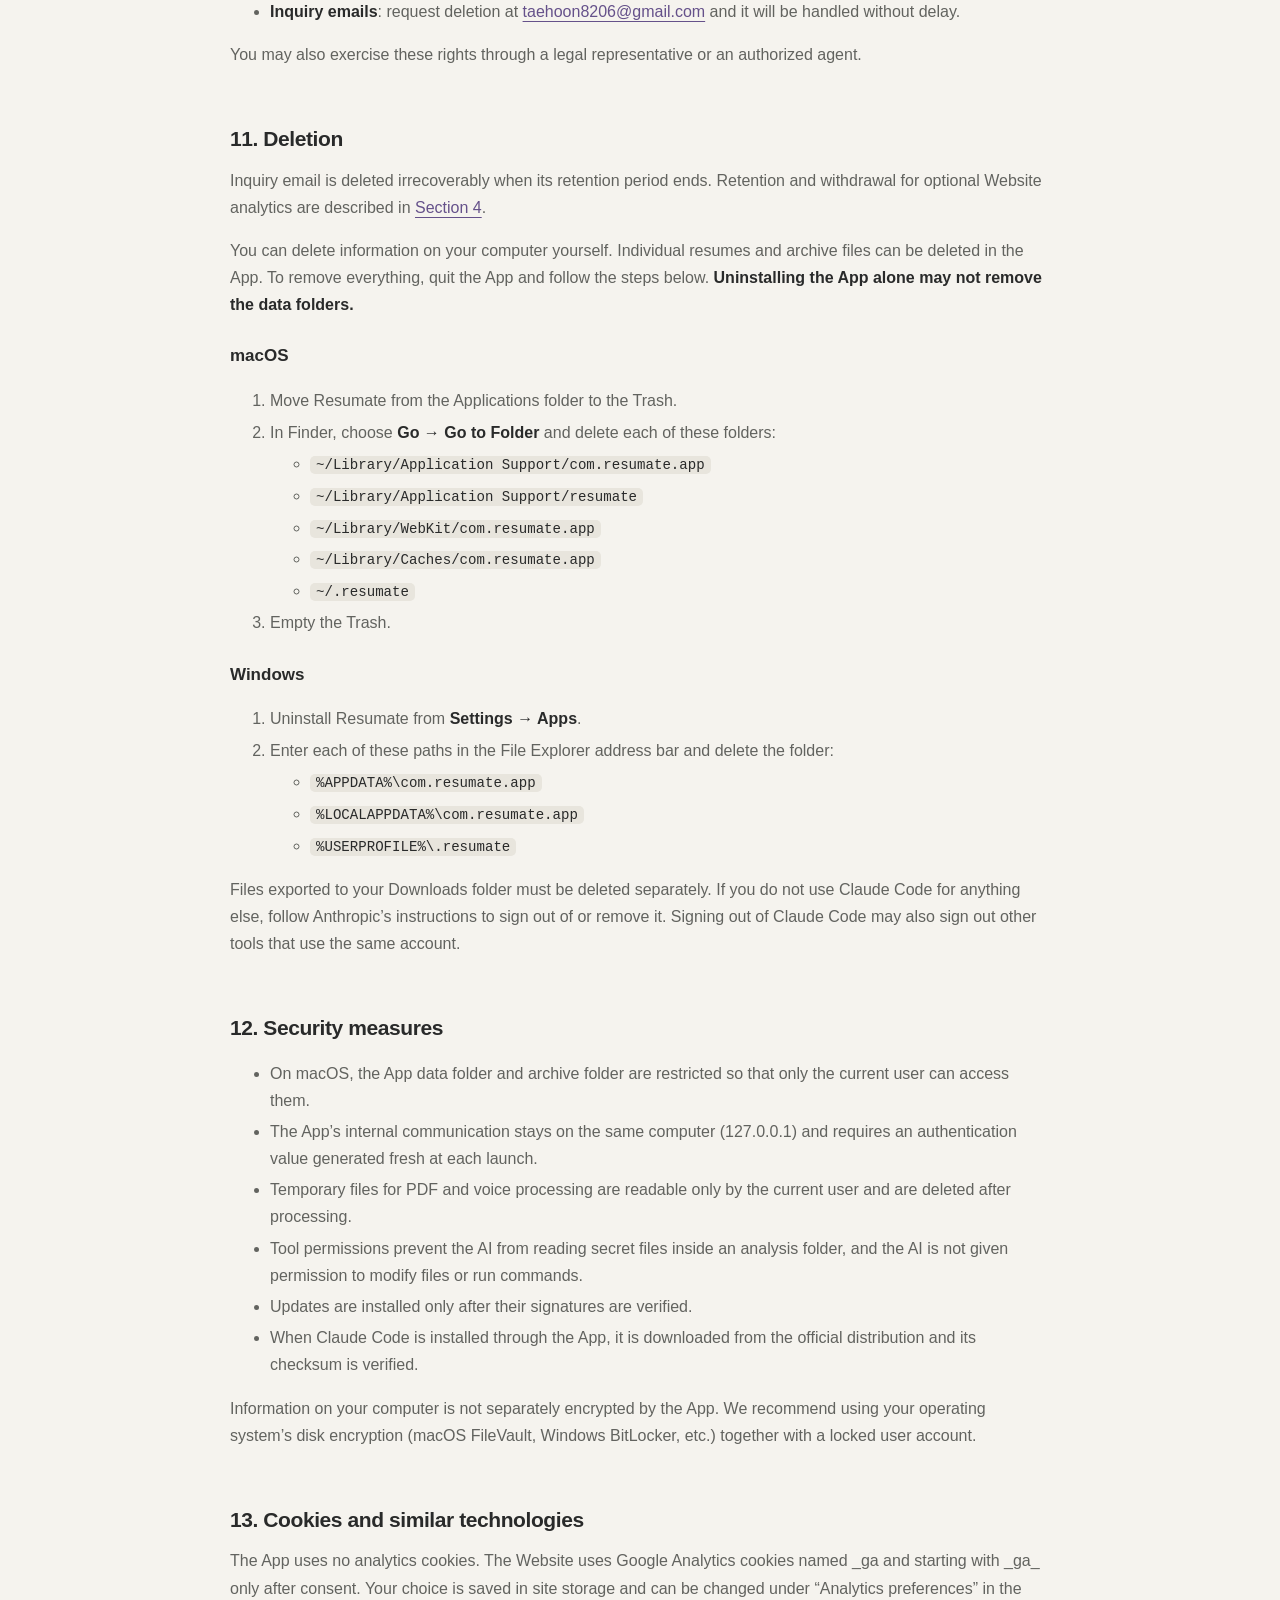
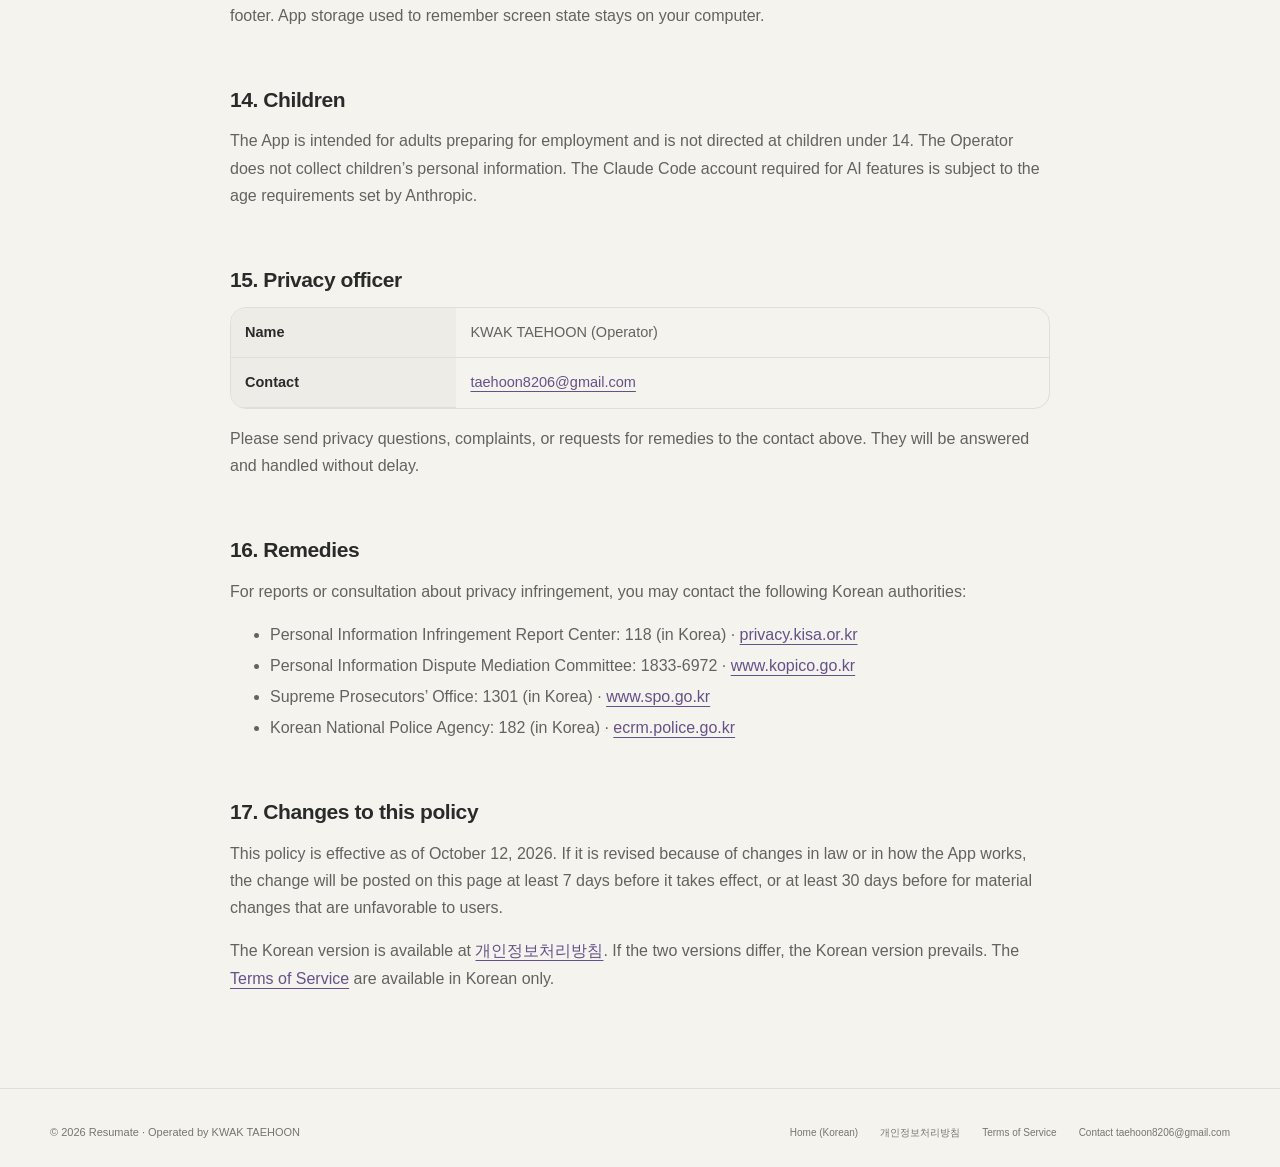
<file: en/privacy.html>
<!doctype html>
<html lang="en">
<head>
  <meta charset="utf-8">
  <meta name="viewport" content="width=device-width, initial-scale=1">
  <title>Privacy Policy — Resumate</title>
  <meta name="description" content="Privacy Policy for the Resumate desktop app and its website.">
  <meta name="theme-color" content="#f5f3ee">
  <link rel="canonical" href="https://resumate.sevihcra.com/en/privacy.html">
  <meta property="og:url" content="https://resumate.sevihcra.com/en/privacy.html">
  <meta name="color-scheme" content="light">
  <meta property="og:type" content="article">
  <meta property="og:locale" content="en_US">
  <meta property="og:title" content="Privacy Policy — Resumate">
  <meta property="og:description" content="What Resumate stores, where it stores it, and where it sends it.">
  <link rel="alternate" hreflang="ko" href="../privacy.html">
  <link rel="icon" type="image/png" sizes="32x32" href="../assets/favicon-32.png">
  <link rel="stylesheet" href="../styles.css">
  <script defer src="../analytics.js"></script>
</head>
<body>
  <a class="skip-link" href="#main">Skip to content</a>

  <header class="topbar">
    <div class="wrap">
      <a class="brand" href="../" aria-label="Resumate home">
        <img src="../assets/icon-256.png" alt="" width="28" height="28">
        Resumate
      </a>
      <nav class="topnav" aria-label="Main">
        <a class="lang-switch topnav-cta" href="../privacy.html" hreflang="ko" lang="ko">한국어</a>
      </nav>
    </div>
  </header>

  <main id="main" class="doc">
    <div class="wrap">
      <h1>Privacy Policy</h1>
      <p class="meta">Updated November 7, 2026 · Operated by KWAK TAEHOON</p>

      <section class="summary" aria-labelledby="summary-title">
        <h2 id="summary-title">At a glance</h2>
        <ul>
          <li>The operator has no sign-up and runs no server that receives your resumes, conversations, or files.</li>
          <li>What you create in the app is stored <strong>on your own computer</strong>.</li>
          <li>When you use AI features, the material needed for the request is sent to Anthropic (United States) <strong>through your own Claude Code account</strong>.</li>
          <li>Voice-answer transcription and PDF text extraction run on your computer.</li>
          <li>The App has no advertising or analytics tools. Optional Website analytics runs only after you consent.</li>
        </ul>
      </section>

      <nav class="toc" aria-labelledby="toc-title">
        <strong id="toc-title">Contents</strong>
        <ol>
          <li><a href="#scope">Scope</a></li>
          <li><a href="#collect">Information the operator collects</a></li>
          <li><a href="#local">Information stored on your computer</a></li>
          <li><a href="#transfer">Information sent outside your computer</a></li>
          <li><a href="#purpose">Purposes of processing</a></li>
          <li><a href="#retention">Retention</a></li>
          <li><a href="#third">Third-party provision and outsourcing</a></li>
          <li><a href="#overseas">International transfer</a></li>
          <li><a href="#permissions">Device permissions</a></li>
          <li><a href="#rights">Your rights</a></li>
          <li><a href="#destroy">Deletion</a></li>
          <li><a href="#security">Security measures</a></li>
          <li><a href="#cookies">Cookies and similar technologies</a></li>
          <li><a href="#children">Children</a></li>
          <li><a href="#officer">Privacy officer</a></li>
          <li><a href="#remedy">Remedies</a></li>
          <li><a href="#changes">Changes to this policy</a></li>
        </ol>
      </nav>

      <h2 id="scope">1. Scope</h2>
      <p>This policy applies to the Resumate desktop app for macOS and Windows (the “App”) and its introductory website (the “Website”), both distributed by KWAK TAEHOON (the “Operator”). The Operator complies with the Personal Information Protection Act of the Republic of Korea and other applicable laws, and this policy describes how the App actually behaves.</p>

      <h2 id="collect">2. Information the operator collects</h2>
      <p><strong>The Operator does not collect personal information from App users.</strong></p>
      <ul>
        <li>The App has no Operator account or sign-up.</li>
        <li>The Operator does not run any server that receives your resumes, conversations, uploaded files, voice, or interview records. The App only communicates with the destinations listed in <a href="#transfer">Section 4</a>.</li>
        <li>The App has no feature that sends usage statistics, error reports, or advertising identifiers to the Operator.</li>
      </ul>
      <p>If you contact the Operator by email, the Operator receives your email address and the content of your message in order to reply. This information is used only to handle your inquiry and is deleted without delay once it is resolved. Unless you ask for deletion, it may be kept for up to one year to help with recurring issues.</p>
      <p>If you consent to Website analytics, Google Analytics collects visit statistics. See <a href="#website-analytics">the Website analytics notice</a> for data and refusal controls.</p>
      <!-- VERIFY: inquiry email retention (up to 1 year) is an operator policy that cannot be verified from code. -->

      <h2 id="local">3. Information stored on your computer</h2>
      <p>The following information is stored only on your computer and is never sent to the Operator. The Operator cannot access it.</p>
      <div class="table-wrap">
        <table class="stack">
          <thead>
            <tr><th scope="col">Item</th><th scope="col">Contents</th><th scope="col">Location</th></tr>
          </thead>
          <tbody>
            <tr>
              <td data-label="Item">App database</td>
              <td data-label="Contents">Conversations with the characters, resumes and resume analyses, project summaries, job postings and company research, interview practice records, app settings</td>
              <td data-label="Location">macOS: <code>~/Library/Application Support/com.resumate.app/</code><br>Windows: <code>%APPDATA%\com.resumate.app\</code></td>
            </tr>
            <tr>
              <td data-label="Item">Archive</td>
              <td data-label="Contents">Files you upload, text extracted from them, and documents the App produces (resumes, cover letters, interview record PDFs, etc.)</td>
              <td data-label="Location">macOS: <code>~/Library/Application Support/resumate/archive/</code><br>Windows: <code>%USERPROFILE%\.resumate\archive\</code></td>
            </tr>
            <tr>
              <td data-label="Item">Screen state</td>
              <td data-label="Contents">Job posting URLs and text you are typing, some project summary results, character names, and other screen state and settings</td>
              <td data-label="Location">macOS: <code>~/Library/WebKit/com.resumate.app/</code><br>Windows: <code>%LOCALAPPDATA%\com.resumate.app\</code></td>
            </tr>
            <tr>
              <td data-label="Item">Helper folder</td>
              <td data-label="Contents">The Claude Code executable if you install it through the App, and an empty working folder used when the AI runs without a project folder</td>
              <td data-label="Location"><code>~/.resumate/</code> (Windows: <code>%USERPROFILE%\.resumate\</code>)</td>
            </tr>
            <tr>
              <td data-label="Item">Exported files</td>
              <td data-label="Contents">Copies of documents you choose to download</td>
              <td data-label="Location">Your Downloads folder</td>
            </tr>
            <tr>
              <td data-label="Item">Claude Code session history</td>
              <td data-label="Contents">Session records that Claude Code keeps on its own (may include requests the App sent and the responses)</td>
              <td data-label="Location">Wherever Claude Code stores them (by default <code>~/.claude/</code>)</td>
            </tr>
          </tbody>
        </table>
      </div>
      <!-- VERIFY: Windows WebView2 data folder (%LOCALAPPDATA%\com.resumate.app\) needs confirmation on a real Windows install. macOS paths were confirmed on a development machine. -->
      <!-- VERIFY: Claude Code session history location (~/.claude/projects/) is Claude Code behavior; confirm the Windows default (%USERPROFILE%\.claude\). -->
      <p>Folders you choose for project analysis are read in place; the App does not copy them. Voice recordings are converted into a temporary file for transcription and deleted as soon as processing ends. The original recording is held only in memory so you can play it back while using the App, and is not saved.</p>

      <h2 id="transfer">4. Information sent outside your computer</h2>
      <p>The App communicates directly from your computer only in the cases below. None of them pass through an Operator server.</p>
      <div class="table-wrap">
        <table class="stack">
          <thead>
            <tr><th scope="col">Recipient</th><th scope="col">What is sent</th><th scope="col">When</th></tr>
          </thead>
          <tbody>
            <tr>
              <td data-label="Recipient">Anthropic, PBC<br>(your own Claude Code account)</td>
              <td data-label="What is sent">Your messages and the material needed to fulfil the request: your current resume, resume analysis, project summaries, job postings and company research, recent interview records, transcripts of voice answers, and the contents of files inside a folder you chose for analysis (except as noted below)</td>
              <td data-label="When">When you ask a character to analyze, edit, or write something</td>
            </tr>
            <tr>
              <td data-label="Recipient">GitHub, Inc.</td>
              <td data-label="What is sent">Update checks and update downloads. GitHub receives request information including your IP address and device/app details.</td>
              <td data-label="When">When the App starts, and when you install an update</td>
            </tr>
            <tr>
              <td data-label="Recipient">Websites you enter</td>
              <td data-label="What is sent">Requests to load job posting or company pages. Those websites receive ordinary connection information such as your IP address. For company research, up to three additional “about” pages on the same site are loaded.</td>
              <td data-label="When">When you enter a URL and ask the App to load it</td>
            </tr>
            <tr>
              <td data-label="Recipient">Anthropic, PBC<br>(official Claude Code distribution)</td>
              <td data-label="What is sent">A request to download the Claude Code executable</td>
              <td data-label="When">When you choose to install Claude Code from the App</td>
            </tr>
          </tbody>
        </table>
      </div>
      <h3>Files excluded from folder analysis</h3>
      <p>When you choose a folder to analyze, the AI is blocked from reading secret files such as <code>.env</code>, key files, and <code>.ssh</code>, and from following links that point outside the folder. Your entire home folder and credential folders cannot be chosen as analysis folders.</p>
      <h3>Claude Code and Anthropic</h3>
      <p>Signing in, storing and refreshing credentials, and sending AI requests are handled by Anthropic’s official Claude Code. Resumate never receives Claude sign-in codes, tokens, or cookies and does not read credential files; it only checks whether you are signed in. Information sent to Anthropic, and anything Claude Code collects on its own, is governed by the terms between you and Anthropic and by the <a href="https://www.anthropic.com/legal/privacy" rel="noopener">Anthropic Privacy Policy</a>.</p>
      <!-- VERIFY: scope of Claude Code's own data collection (usage statistics, error reporting, etc.) per Anthropic docs. The App does not set related environment variables such as DISABLE_TELEMETRY (sidecar/claudeBin.ts claudeEnv). -->

      <h3>Website</h3>
      <p>The Website is hosted on GitHub Pages and uses no external fonts. Google Analytics is not loaded and no analytics information is sent before you consent to optional Website analytics. GitHub logs and stores visitors’ IP addresses for security purposes. Download files are also served by GitHub, which receives connection information when you request a download. GitHub’s handling and retention of this information are governed by the <a href="https://docs.github.com/en/site-policy/privacy-policies/github-general-privacy-statement" rel="noopener">GitHub Privacy Statement</a>.</p>

      <h3 id="website-analytics">Optional Website analytics and overseas processing</h3>
      <p>This notice was added on November 7, 2026. Website analytics starts only after you select “Allow analytics”. Refusing or withdrawing consent does not affect the Website or downloads.</p>
      <ul>
        <li><strong>Provider and purpose</strong>: Google LLC and Google Analytics service affiliates process Website traffic, usage and download-click statistics. See <a href="https://policies.google.com/privacy?hl=en" rel="noopener">Google’s privacy policy and contact information</a>.</li>
        <li><strong>Data</strong>: random cookie identifiers, visit times, page URLs and titles, referring site domains, browser, operating system and device information, approximate location, clicks to installation instructions and installer downloads, and the selected OS. Network requests expose your IP address to Google; Google states that GA4 does not log or store individual IP addresses.</li>
        <li><strong>Excluded</strong>: resumes, cover letters, conversations, files, recordings and App contact details are not sent. The tag removes page query strings and fragments and referrer paths. Google signals and advertising personalization are disabled.</li>
        <li><strong>Countries, timing and method</strong>: after consent, your browser sends information over HTTPS on page visits and clicks. Processing may take place in the United States and other <a href="https://www.google.com/about/datacenters/locations/" rel="noopener">Google data center countries</a>; no single storage country is specified.</li>
        <li><strong>Retention</strong>: GA4 user- and event-level retention is set to 2 months. Aggregated reports may remain separately. Analytics cookies last up to 60 days from creation. Your choice stays in this browser’s site storage until you change it or clear that storage.</li>
        <li><strong>Refusal and withdrawal</strong>: select “Decline” under “Analytics preferences” in the footer to stop subsequent analytics and delete this site’s analytics cookies. This does not automatically erase data already sent; contact the privacy officer below for related requests. You can also clear browser site data or use the <a href="https://tools.google.com/dlpage/gaoptout?hl=en" rel="noopener">Google Analytics opt-out tool</a>.</li>
      </ul>

      <h2 id="purpose">5. Purposes of processing</h2>
      <p>Information the App stores on your computer or sends elsewhere is used only to:</p>
      <ul>
        <li>Provide the features you request, such as resume diagnosis and editing, project achievement summaries, tailored resumes and cover letters, and interview questions and answer feedback</li>
        <li>Keep your work so you can continue later</li>
        <li>Check for and install App updates</li>
        <li>Reply to your inquiries (if you contact the Operator by email)</li>
        <li>Analyze Website traffic and download clicks and improve the site, only with the visitor’s optional consent</li>
      </ul>

      <h2 id="retention">6. Retention</h2>
      <ul>
        <li><strong>Information on your computer</strong>: remains on your computer until you delete it in the App or remove the data folders. The Operator does not hold it.</li>
        <li><strong>Information sent to Anthropic</strong>: retained for the period set by Anthropic’s privacy policy and your account settings.</li>
        <li><strong>Inquiry emails</strong>: retained for the period described in Section 2.</li>
        <li><strong>Optional Website analytics</strong>: follows the periods and controls in <a href="#website-analytics">Section 4</a>.</li>
      </ul>

      <h2 id="third">7. Third-party provision and outsourcing</h2>
      <p>The Operator does not outsource the processing of App resumes, conversations or files. Google Analytics processes optional Website analytics after visitor consent; the provider, purpose, data and retention are described in <a href="#website-analytics">Section 4</a>.</p>
      <p>When you use AI features, the transfer to Anthropic is not a provision by the Operator; it is your own direct use of Anthropic’s Claude Code service under your own account. Resumate only prepares the request on your computer and hands it to Claude Code.</p>

      <h2 id="overseas">8. International transfer</h2>
      <p>Overseas processing of optional Website analytics is described in <a href="#website-analytics">Section 4</a>. When you use App AI features, information is sent abroad at your request as follows.</p>
      <div class="table-wrap">
        <table>
          <tbody>
            <tr><th scope="row">Recipient</th><td>Anthropic, PBC (<a href="https://www.anthropic.com/legal/privacy" rel="noopener">privacy contact information</a>)</td></tr>
            <tr><th scope="row">Country</th><td>United States</td></tr>
            <tr><th scope="row">Timing and method</th><td>Each time you ask a character to do something, sent from your computer through Claude Code over an encrypted network connection</td></tr>
            <tr><th scope="row">Items</th><td>The items listed for Anthropic in the Section 4 table. If your resume contains personal information such as your name, contact details, education, or work history, that is sent as well.</td></tr>
            <tr><th scope="row">Purpose</th><td>Generating the AI responses you request</td></tr>
            <tr><th scope="row">Retention</th><td>According to Anthropic’s privacy policy and your account settings</td></tr>
            <tr><th scope="row">How to refuse</th><td>Nothing is sent if you do not use AI features, but analysis, editing, and writing features cannot be used without them. Removing unnecessary personal details such as contact information from your resume before adding it reduces what is sent.</td></tr>
          </tbody>
        </table>
      </div>
      <!-- VERIFY: if a user configures Claude Code to use a different route (e.g., an enterprise cloud provider), the recipient may differ. Written for standard sign-in. -->

      <h2 id="permissions">9. Device permissions</h2>
      <ul>
        <li><strong>Microphone</strong>: used only when you record a spoken answer during interview practice with Echo. Each recording is limited to five minutes and is transcribed on your computer by an on-device speech recognition model (Whisper). The audio itself is never sent out; only the transcript is included in AI requests. Text-based practice works without this permission.</li>
        <li><strong>Files and folders</strong>: the App reads only files and folders you choose or drag in.</li>
      </ul>
      <p>The App does not request location, camera, contacts, or system notification permissions.</p>

      <h2 id="rights">10. Your rights</h2>
      <p>You may at any time access, correct, or delete your personal information and request that its processing be suspended.</p>
      <ul>
        <li><strong>Information on your computer</strong>: the Operator does not hold it, so you can view, edit, and delete it directly in the App. See <a href="#destroy">Section 11</a> to remove everything.</li>
        <li><strong>Information sent to Anthropic</strong>: contact Anthropic directly as described in the <a href="https://www.anthropic.com/legal/privacy" rel="noopener">Anthropic Privacy Policy</a>.</li>
        <li><strong>Inquiry emails</strong>: request deletion at <a href="mailto:taehoon8206@gmail.com">taehoon8206@gmail.com</a> and it will be handled without delay.</li>
      </ul>
      <p>You may also exercise these rights through a legal representative or an authorized agent.</p>

      <h2 id="destroy">11. Deletion</h2>
      <p>Inquiry email is deleted irrecoverably when its retention period ends. Retention and withdrawal for optional Website analytics are described in <a href="#website-analytics">Section 4</a>.</p>
      <p>You can delete information on your computer yourself. Individual resumes and archive files can be deleted in the App. To remove everything, quit the App and follow the steps below. <strong>Uninstalling the App alone may not remove the data folders.</strong></p>
      <h3>macOS</h3>
      <ol>
        <li>Move Resumate from the Applications folder to the Trash.</li>
        <li>In Finder, choose <strong>Go → Go to Folder</strong> and delete each of these folders:
          <ul>
            <li><code>~/Library/Application Support/com.resumate.app</code></li>
            <li><code>~/Library/Application Support/resumate</code></li>
            <li><code>~/Library/WebKit/com.resumate.app</code></li>
            <li><code>~/Library/Caches/com.resumate.app</code></li>
            <li><code>~/.resumate</code></li>
          </ul>
        </li>
        <li>Empty the Trash.</li>
      </ol>
      <h3>Windows</h3>
      <ol>
        <li>Uninstall Resumate from <strong>Settings → Apps</strong>.</li>
        <li>Enter each of these paths in the File Explorer address bar and delete the folder:
          <ul>
            <li><code>%APPDATA%\com.resumate.app</code></li>
            <li><code>%LOCALAPPDATA%\com.resumate.app</code></li>
            <li><code>%USERPROFILE%\.resumate</code></li>
          </ul>
        </li>
      </ol>
      <!-- VERIFY: whether the Windows NSIS uninstaller offers a "delete app data" option, and the %LOCALAPPDATA% path, need confirmation on a real Windows machine. -->
      <p>Files exported to your Downloads folder must be deleted separately. If you do not use Claude Code for anything else, follow Anthropic’s instructions to sign out of or remove it. Signing out of Claude Code may also sign out other tools that use the same account.</p>

      <h2 id="security">12. Security measures</h2>
      <ul>
        <li>On macOS, the App data folder and archive folder are restricted so that only the current user can access them.</li>
        <li>The App’s internal communication stays on the same computer (127.0.0.1) and requires an authentication value generated fresh at each launch.</li>
        <li>Temporary files for PDF and voice processing are readable only by the current user and are deleted after processing.</li>
        <li>Tool permissions prevent the AI from reading secret files inside an analysis folder, and the AI is not given permission to modify files or run commands.</li>
        <li>Updates are installed only after their signatures are verified.</li>
        <li>When Claude Code is installed through the App, it is downloaded from the official distribution and its checksum is verified.</li>
      </ul>
      <p>Information on your computer is not separately encrypted by the App. We recommend using your operating system’s disk encryption (macOS FileVault, Windows BitLocker, etc.) together with a locked user account.</p>

      <h2 id="cookies">13. Cookies and similar technologies</h2>
      <p>The App uses no analytics cookies. The Website uses Google Analytics cookies named _ga and starting with _ga_ only after consent. Your choice is saved in site storage and can be changed under “Analytics preferences” in the footer. App storage used to remember screen state stays on your computer.</p>

      <h2 id="children">14. Children</h2>
      <p>The App is intended for adults preparing for employment and is not directed at children under 14. The Operator does not collect children’s personal information. The Claude Code account required for AI features is subject to the age requirements set by Anthropic.</p>

      <h2 id="officer">15. Privacy officer</h2>
      <div class="table-wrap">
        <table>
          <tbody>
            <tr><th scope="row">Name</th><td>KWAK TAEHOON (Operator)</td></tr>
            <tr><th scope="row">Contact</th><td><a href="mailto:taehoon8206@gmail.com">taehoon8206@gmail.com</a></td></tr>
          </tbody>
        </table>
      </div>
      <p>Please send privacy questions, complaints, or requests for remedies to the contact above. They will be answered and handled without delay.</p>

      <h2 id="remedy">16. Remedies</h2>
      <p>For reports or consultation about privacy infringement, you may contact the following Korean authorities:</p>
      <ul>
        <li>Personal Information Infringement Report Center: 118 (in Korea) · <a href="https://privacy.kisa.or.kr" rel="noopener">privacy.kisa.or.kr</a></li>
        <li>Personal Information Dispute Mediation Committee: 1833-6972 · <a href="https://www.kopico.go.kr" rel="noopener">www.kopico.go.kr</a></li>
        <li>Supreme Prosecutors’ Office: 1301 (in Korea) · <a href="https://www.spo.go.kr" rel="noopener">www.spo.go.kr</a></li>
        <li>Korean National Police Agency: 182 (in Korea) · <a href="https://ecrm.police.go.kr" rel="noopener">ecrm.police.go.kr</a></li>
      </ul>

      <h2 id="changes">17. Changes to this policy</h2>
      <p>This policy is effective as of October 12, 2026. If it is revised because of changes in law or in how the App works, the change will be posted on this page at least 7 days before it takes effect, or at least 30 days before for material changes that are unfavorable to users.</p>
      <p>The Korean version is available at <a href="../privacy.html" hreflang="ko" lang="ko">개인정보처리방침</a>. If the two versions differ, the Korean version prevails. The <a href="../terms.html">Terms of Service</a> are available in Korean only.</p>
    </div>
  </main>

  <footer class="footer">
    <div class="wrap">
      <p>© 2026 Resumate · Operated by KWAK TAEHOON</p>
      <nav aria-label="Footer">
        <a href="../" hreflang="ko">Home (Korean)</a>
        <a href="../privacy.html" hreflang="ko" lang="ko">개인정보처리방침</a>
        <a href="../terms.html">Terms of Service</a>
        <a href="mailto:taehoon8206@gmail.com">Contact taehoon8206@gmail.com</a>
      </nav>
    </div>
  </footer>
</body>
</html>
</file>
<file: styles.css>
:root {
  --canvas: #f5f3ee; --canvas-deep: #f5f3ee; --surface: #eeece6; --surface-raised: #e8e5dd;
  --ink: #292a2a; --ink-2: #62635f; --ink-3: #74766e; --accent: #65518a; --accent-ink: #fff;
  --line: #dfdfd5; --line-2: #ccccc1; --r-panel: 16px; --r-control: 8px;
  --font: "Pretendard Variable", Pretendard, "Apple SD Gothic Neo", "Malgun Gothic", sans-serif;
  --mono: "SFMono-Regular", Consolas, monospace; --wrap: 1180px;
  --ease: cubic-bezier(.2,.8,.2,1); color-scheme: light;
}
*, *::before, *::after { box-sizing: border-box; }
html { -webkit-text-size-adjust: 100%; scroll-behavior: smooth; scroll-padding-top: 100px; }
body { margin: 0; background: var(--canvas); color: var(--ink); font: 16px/1.7 var(--font); word-break: keep-all; overflow-wrap: break-word; -webkit-font-smoothing: antialiased; }
[hidden] { display: none !important; }
img { max-width: 100%; height: auto; display: block; }
a { color: var(--accent); text-underline-offset: 4px; }
a:hover { color: #493667; }
button { font: inherit; cursor: pointer; color: inherit; }
button:disabled { cursor: not-allowed; opacity: .5; }
:focus-visible { outline: 3px solid var(--accent); outline-offset: 5px; }
::selection { background: #ded5ef; }
.wrap { width: min(var(--wrap), 100% - 80px); margin-inline: auto; }
.skip-link { position: fixed; left: 16px; top: -100px; z-index: 30; padding: 10px 20px; background: var(--ink); color: #fff; border-radius: 8px; }
.skip-link:focus { top: 12px; }
.topbar { position: sticky; top: 0; z-index: 20; background: #f5f3eeed; backdrop-filter: blur(16px); border-bottom: 1px solid var(--line); }
.topbar .wrap { height: 86px; display: flex; align-items: center; justify-content: space-between; gap: 20px; }
.brand { display: inline-flex; align-items: center; gap: 10px; color: var(--ink); text-decoration: none; font-size: 24px; line-height: 1; font-weight: 800; letter-spacing: -.025em; }
.brand img { border-radius: 9px; }
:where([lang="en"], .os-picker, [data-platform-name], [data-release-status], .preview-chrome) { letter-spacing: normal; font-kerning: normal; }
.brand-dot { color: var(--accent); margin-left: -9px; }
.topnav { display: flex; align-items: center; gap: 28px; font-size: 13px; }
.topnav a { color: var(--ink-2); text-decoration: none; }
.topnav a:hover { color: var(--accent); }
.topnav .topnav-cta { color: var(--ink); border: 1px solid var(--ink); padding: 10px 18px; border-radius: 7px; font-weight: 700; }
.topnav-cta span { margin-left: 15px; }
.btn { display: inline-flex; justify-content: center; align-items: center; gap: 28px; min-height: 54px; padding: 14px 24px; border: 1px solid transparent; border-radius: 8px; text-decoration: none; font-size: 15px; font-weight: 700; transition: background .2s, transform .2s; }
.btn:hover { transform: translateY(-2px); }
.btn-primary { background: var(--ink); color: #fff; }
.btn-primary:hover { background: #47413f; color: #fff; }
.btn-primary span, .btn-secondary span { font-size: 21px; line-height: 1; font-weight: 400; }
.btn-secondary { background: #e6e0ef; color: #4a3864; }
.btn-secondary:hover { background: #dcd3e8; color: #4a3864; }
.text-link { display: inline-flex; align-items: center; gap: 18px; border: 0; background: none; padding: 8px 0; text-decoration: none; font-size: 14px; font-weight: 600; color: var(--ink); }
.text-link:hover { color: var(--accent); }
.hero { display: grid; grid-template-columns: 1fr 1fr; gap: 16px; align-items: center; min-height: 690px; padding-block: 62px 68px; }
.hero-copy { position: relative; z-index: 2; }
.eyebrow { display: flex; align-items: center; gap: 9px; margin: 0 0 28px; color: var(--ink-2); font-size: 13px; }
.status-dot { display: block; width: 7px; height: 7px; background: #7b946e; border-radius: 50%; box-shadow: 0 0 0 4px #7b946e15; }
h1, h2, h3, h4, p { margin-top: 0; }
.hero h1 { font-size: clamp(40px, 4.15vw, 60px); line-height: 1.3; letter-spacing: -.04em; font-weight: 800; margin: 0 0 28px; }
.underlined { color: var(--accent); position: relative; white-space: nowrap; }
.underlined::after { content: ""; position: absolute; bottom: -6px; left: -3px; width: 105%; height: 9px; border-top: 3px solid #a397b6; border-radius: 50%; transform: rotate(-4deg); }
.lede { color: var(--ink-2); font-size: 17px; line-height: 1.9; margin-bottom: 30px; }
.cta-row { display: flex; align-items: center; gap: 25px; }
.cta-meta { font-size: 11px; line-height: 1.9; color: var(--ink-3); margin: 18px 0 0; }
.hero-art { position: relative; height: 530px; min-width: 0; isolation: isolate; }
.orbit { position: absolute; border: 1px solid #dcdcd3; border-radius: 50%; z-index: -2; }
.orbit-one { width: 460px; height: 460px; top: 32px; left: 35px; }
.orbit-two { width: 350px; height: 350px; top: 87px; left: 90px; }
.paper { position: absolute; width: 250px; height: 320px; padding: 27px; border: 1px solid #e1dfd9; box-shadow: 0 12px 30px #25202009; background: #fffdf8; }
.paper-front { z-index: -1; top: 72px; left: 140px; transform: rotate(8deg); }
.paper-eyebrow { font-family: var(--font); font-size: 11px; color: #807986; letter-spacing: 0; }
.paper-front strong { display: block; margin-top: 17px; font-size: 25px; line-height: 1.5; letter-spacing: -.025em; }
.paper-rule { margin-block: 15px; height: 1px; background: var(--line); }
.paper-front > span:not(.paper-eyebrow) { font-size: 9px; color: var(--ink-3); }
.paper-lines i, .paper-back i { display: block; height: 4px; background: #ece9e4; margin-top: 9px; width: 92%; }
.paper-lines i:last-child { width: 65%; }
.paper-back { z-index: -2; left: 102px; top: 55px; transform: rotate(-9deg); background: #ece8df; font-size: 12px; color: #8f8b81; }
.paper-back i { background: #dedbd3; }
.hero-cat { position: absolute; width: 235px; filter: drop-shadow(0 16px 8px #27223016); animation: arrive .8s var(--ease) both; }
.cat-nyx { left: -38px; top: 63px; width: 266px; transform: rotate(-8deg); }
.cat-nova { right: -24px; top: 64px; width: 248px; transform: rotate(8deg); animation-delay: .1s; }
.cat-paws { left: 64px; bottom: -16px; width: 260px; transform: rotate(-6deg); animation-delay: .2s; }
.cat-echo { right: -18px; bottom: -16px; width: 265px; transform: rotate(6deg); animation-delay: .3s; }
.floating-label { position: absolute; z-index: 2; font-size: 10px; padding: 7px 12px; background: #fffdf7; border: 1px solid #e6e0d5; box-shadow: 0 4px 10px #00000005; border-radius: 5px; }
.label-nyx { left: -5px; top: 111px; transform: rotate(-8deg); }
.label-echo { right: -5px; bottom: 86px; transform: rotate(6deg); }
@keyframes arrive { from { opacity: 0; translate: 0 16px; } to { opacity: 1; translate: 0 0; } }
.trust-strip { border-block: 1px solid var(--line); }
.trust-strip .wrap { min-height: 76px; display: flex; justify-content: space-around; align-items: center; gap: 20px; font-size: 12px; color: var(--ink-2); }
.trust-strip span span { color: var(--accent); padding-right: 10px; font-size: 19px; vertical-align: -1px; }
.section { padding-block: 110px; }
h2 { font-size: clamp(28px, 3.1vw, 42px); line-height: 1.45; letter-spacing: -.03em; font-weight: 750; margin-bottom: 20px; }
.section-heading { display: flex; align-items: flex-end; justify-content: space-between; gap: 35px; margin-bottom: 40px; }
.section-heading h2 { margin: 0; }
.section-heading > p { font-size: 14px; color: var(--ink-2); margin-bottom: 7px; line-height: 1.9; }
.coach-grid { display: grid; grid-template-columns: repeat(4, 1fr); gap: 18px; }
.coach-card { min-width: 0; border: 1px solid var(--line); border-radius: 12px; overflow: hidden; background: #faf9f5; }
.coach-art { position: relative; height: 235px; background: var(--coach-bg); overflow: hidden; }
.nyx { --coach-bg: #e5e1ee; }.nova { --coach-bg: #e7ebde; }.paws { --coach-bg: #f0e5db; }.echo { --coach-bg: #e1e8e9; }
.coach-art img { width: 265px; height: 265px; object-fit: contain; position: absolute; bottom: -28px; left: 50%; transform: translateX(-50%); transition: translate .4s var(--ease); }
.coach-card:hover .coach-art img { translate: 0 -7px; }
.coach-body { padding: 21px 20px 23px; }
.coach-name { display: flex; align-items: center; justify-content: space-between; margin-bottom: 12px; }
.coach-name h3 { font-size: 22px; font-weight: 650; letter-spacing: -.02em; margin: 0; line-height: 1.4; }
.coach-name h3 span { font-size: 12px; font-weight: 400; letter-spacing: 0; color: var(--ink-3); margin-left: 7px; }
.coach-body h4 { font-size: 14px; letter-spacing: -.025em; margin-bottom: 9px; }
.coach-body p { color: var(--ink-2); font-size: 12px; line-height: 1.9; margin-bottom: 0; }
.workspace-section { background: #eae8e2; border-block: 1px solid var(--line); padding-block: 95px; }
.workspace-grid { display: grid; grid-template-columns: .9fr 1.1fr; align-items: center; gap: 70px; }
.section-description { font-size: 15px; line-height: 1.9; color: var(--ink-2); margin-bottom: 25px; }
.example-note { font-size: 10px; color: var(--ink-3); margin-top: 30px; }
.app-preview { background: #181a21; color: #d7d7de; border: 1px solid #36363f; border-radius: 12px; overflow: hidden; box-shadow: 0 18px 38px #34322c17; transform: rotate(-1deg); font-size: 11px; }
.preview-chrome { height: 43px; display: flex; align-items: center; gap: 18px; padding: 0 16px; border-bottom: 1px solid #ffffff0d; font-size: 9px; color: #94949e; }
.window-dots { display: flex; gap: 5px; }.window-dots i { width: 7px; height: 7px; border-radius: 50%; background: #605765; }.window-dots i:first-child { background: #b87a79; }.window-dots i:nth-child(2) { background: #c2ac78; }.window-dots i:last-child { background: #7f9c80; }
.preview-local { margin-left: auto; color: #a0b599; font-size: 8px; }
.preview-layout { display: grid; grid-template-columns: 83px 1fr; min-height: 440px; }
.preview-sidebar { display: flex; flex-direction: column; gap: 6px; padding: 17px 10px; border-right: 1px solid #ffffff0d; font-size: 9px; color: #92929e; }
.preview-sidebar img { margin: 0 6px 20px; }.preview-sidebar span { padding: 8px; }.preview-sidebar .preview-selected { background: #a99bff16; border-radius: 5px; color: #c8b9ef; }.preview-sidebar .sidebar-bottom { margin-top: auto; }
.preview-content { padding: 25px 26px 20px; }.preview-title { display: flex; justify-content: space-between; align-items: center; font-size: 12px; font-weight: 600; }.preview-title span:last-child { font-size: 8px; color: #aca2be; background: #ffffff08; padding: 3px 6px; border-radius: 4px; }.preview-heading { margin-block: 7px 24px; font-size: 9px; color: #8e8c99; }
.resume-before, .resume-after { border: 1px solid #ffffff0b; border-radius: 8px; padding: 13px 15px; background: #ffffff03; margin-bottom: 10px; }.resume-before > span { color: #a1a0aa; font-size: 8px; }.resume-before p { margin: 7px 0 0; color: #b2b1bb; }.resume-after { border-color: #b3a1de3b; background: #a99bff08; }.resume-after > span { color: #b7a3e2; font-size: 8px; }.resume-after p { font-size: 12px; line-height: 1.9; margin-block: 7px; color: #dfd7f1; }.resume-after small { font-size: 8px; color: #90909a; }
.coach-message { display: flex; align-items: center; margin-block: 10px 14px; gap: 3px; }.coach-message img { width: 65px; height: 65px; margin-left: -11px; }.coach-message p { font-size: 9px; color: #b0adb9; margin: 0; }.coach-message strong { color: #c0b0e0; font-size: 10px; }
.preview-document { display: flex; align-items: center; gap: 12px; padding: 10px 12px; border: 1px solid #ffffff0d; border-radius: 6px; font-size: 9px; }.preview-document small { display: block; color: #8b8996; font-size: 8px; }.preview-document > span:last-child { margin-left: auto; color: #c0b0e0; font-size: 17px; }
.usage-section { display: grid; grid-template-columns: 1fr 1fr; gap: 80px; border-bottom: 1px solid var(--line); }
.access-panel { border: 1px solid var(--line); border-radius: 12px; padding: 16px 30px 25px; background: #faf9f5; align-self: center; }
.access-row { display: flex; justify-content: space-between; align-items: center; gap: 20px; font-size: 13px; padding: 18px 0; border-bottom: 1px solid var(--line); }.access-row span:last-child { font-size: 11px; color: var(--accent); }.access-panel > p { margin: 20px 0 12px; font-size: 11px; color: var(--ink-2); line-height: 1.9; }.access-panel > a { font-size: 11px; }
.faq-section { display: grid; grid-template-columns: 1fr 1.5fr; gap: 70px; }
.faq details { border-bottom: 1px solid var(--line); }.faq summary { display: flex; justify-content: space-between; align-items: center; gap: 20px; padding: 21px 0; list-style: none; font-size: 14px; font-weight: 600; cursor: pointer; }.faq summary::-webkit-details-marker { display: none; }.faq summary::after { content: "+"; font-weight: 400; font-size: 21px; color: var(--ink-3); }.faq details[open] summary::after { content: "−"; }.faq .answer { padding: 0 30px 23px 0; color: var(--ink-2); font-size: 13px; line-height: 1.9; }
.closing { position: relative; display: flex; align-items: center; justify-content: space-between; background: #e6e1ee; border: 1px solid #d9d2e4; border-radius: 16px; padding: 55px 65px; margin-bottom: 90px; overflow: hidden; }.closing h2 { margin-bottom: 25px; }.closing > div { position: relative; z-index: 1; }.closing > div > p:last-child { font-size: 10px; color: #72677f; margin: 14px 0 0; }.closing > img { width: 330px; margin-block: -60px; margin-right: 0; transform: rotate(7deg); }
.footer { border-top: 1px solid var(--line); padding-block: 34px; }.footer .wrap { display: flex; align-items: center; gap: 28px; }.footer .brand { font-size: 20px; }.footer p { font-size: 11px; color: var(--ink-3); margin: 0; }.footer nav { display: flex; flex-wrap: wrap; gap: 22px; margin-left: auto; }.footer nav a, .footer .wrap > span { color: var(--ink-3); font-size: 10px; text-decoration: none; }
/* Installation: readable as a document without JavaScript; enhanced to a three-step flow. */
.install-main { max-width: 1100px; padding-block: 64px 85px; }.install-intro { margin-bottom: 46px; }.install-intro h1 { font-size: clamp(32px, 4vw, 46px); letter-spacing: -.03em; line-height: 1.4; margin-bottom: 12px; }.install-intro > p:last-child { color: var(--ink-2); font-size: 14px; }
.install-layout { display: grid; grid-template-columns: 250px 1fr; gap: 60px; }.install-sidebar { padding-top: 6px; }.os-picker { display: flex; border: 1px solid var(--line); border-radius: 8px; padding: 5px; gap: 5px; }.os-picker button { flex: 1; border: 0; padding: 9px 13px; font-size: 12px; background: none; border-radius: 5px; }.os-picker button[aria-pressed="true"] { background: var(--ink); color: #fff; }.os-help { font-size: 10px; color: var(--ink-3); margin-top: 9px; }
.flow-nav { padding: 18px 0 0; list-style: none; }.flow-nav li + li { margin-top: 12px; }.flow-nav button { display: flex; align-items: center; width: 100%; text-align: left; border: 0; background: none; padding: 12px; border-radius: 8px; gap: 15px; color: var(--ink-3); font-size: 13px; }.flow-nav button > span:first-child { font-size: 12px; font-variant-numeric: tabular-nums; border: 1px solid var(--line); border-radius: 50%; width: 34px; height: 34px; display: grid; place-items: center; }.flow-nav small { font-size: 10px; display: block; margin-top: 2px; font-weight: 400; }.flow-nav button[aria-current] { color: var(--accent); background: #e9e3ef; font-weight: 700; }.flow-nav button[aria-current] > span:first-child { border-color: #c6b7d8; }.sidebar-coach { margin-top: 25px; text-align: center; }.sidebar-coach img { margin: auto; }.sidebar-coach p { font-size: 11px; color: var(--ink-3); margin-top: -15px; }
.install-content { min-width: 0; }.flow-panel { margin-bottom: 50px; }.flow-panel h2 { font-size: clamp(28px, 3vw, 37px); margin-bottom: 12px; outline: none; }.panel-description { color: var(--ink-2); font-size: 13px; margin-bottom: 25px; }.release-card { background: #fffdf9; border: 1px solid var(--line); border-radius: 14px; padding: 28px; margin-top: 27px; }.release-card-top { display: flex; align-items: center; gap: 14px; }.release-card-top img { border-radius: 14px; width: 50px; height: 50px; }.release-card h3 { font-size: 18px; margin: 0; }.release-card h3 span { font-size: 12px; color: var(--ink-3); font-weight: 400; }.release-card-top p { font-size: 10px; color: var(--ink-3); margin: 4px 0 0; }.pill { border: 1px solid #d9cfe5; border-radius: 5px; color: var(--accent); background: #eee8f5; padding: 3px 7px; font-size: 9px; display: inline-block; }.release-card-top > .pill { margin-left: auto; white-space: nowrap; }.requirements { display: grid; gap: 9px; font-size: 12px; margin-block: 28px; }.requirements div { display: grid; grid-template-columns: 75px 1fr; gap: 12px; }.requirements dt { color: var(--ink-3); }.requirements dd { margin: 0; }.download-button { width: 100%; }.download-note { margin: 10px 0 0; font-size: 10px; text-align: center; color: var(--ink-3); }
.download-details {
  margin: 26px 0 0;
  font-size: 12px;
  line-height: 1.85;
}
.download-details > div {
  display: grid;
  grid-template-columns: 68px minmax(0, 1fr);
  gap: 16px;
  padding-block: 14px;
}
.download-details > div + div { border-top: 1px solid var(--line); }
.download-details dt { color: var(--ink); font-weight: 600; }
.download-details dd { margin: 0; color: var(--ink-2); }
.download-details p { margin: 0; }
.download-details a { color: inherit; text-decoration-color: var(--line-2); }
.download-details a:hover { color: var(--accent); text-decoration-color: currentColor; }
.install-fallback { margin-top: 24px; color: var(--ink-2); font-size: 12px; }
@media (max-width: 480px) {
  .download-details > div { grid-template-columns: 1fr; gap: 5px; }
}
.flow-actions { display: flex; align-items: center; justify-content: space-between; flex-wrap: wrap; gap: 16px; margin-top: 28px; }.flow-actions .text-link { font-size: 11px; }.flow-actions .btn { font-size: 12px; min-height: 46px; padding: 10px 17px; }.install-diagram { display: flex; align-items: center; justify-content: center; gap: 45px; background: #eae6f0; border: 1px solid #dcd5e5; border-radius: 14px; padding: 40px 25px; margin-block: 27px; }.install-diagram > div { display: flex; flex-direction: column; align-items: center; gap: 13px; font-size: 11px; }.install-diagram img { border-radius: 18px; }.diagram-arrow { color: var(--accent); font-size: 30px; }
.instruction-list { padding: 0; list-style: none; counter-reset: instructions; }.instruction-list li { counter-increment: instructions; position: relative; padding: 8px 0 17px 38px; }.instruction-list li::before { content: counter(instructions); position: absolute; left: 0; top: 9px; display: grid; place-items: center; width: 23px; height: 23px; border: 1px solid var(--line-2); border-radius: 50%; font-size: 11px; font-variant-numeric: tabular-nums; color: var(--accent); }.instruction-list strong { font-size: 14px; }.instruction-list p { color: var(--ink-2); font-size: 12px; margin: 5px 0 0; }.instruction-list code { font-family: var(--mono); font-size: 11px; }
.start-option { padding: 23px 25px; border: 1px solid var(--line); border-radius: 12px; background: #fffdf9; margin-top: 16px; }.start-option h3 { font-size: 18px; margin: 12px 0 10px; letter-spacing: -.03em; }.start-option p, .start-option li { color: var(--ink-2); font-size: 12px; line-height: 1.9; }.start-option p { margin-bottom: 0; }.start-option ol { padding-left: 18px; }.start-option li + li { margin-top: 8px; }.start-option .fineprint { font-size: 10px; }.first-task { display: flex; align-items: center; gap: 8px; margin-top: 18px; background: #eae7ef; border-radius: 12px; padding: 8px 17px 8px 0; }.first-task img { width: 90px; flex-shrink: 0; }.first-task strong { font-size: 12px; }.first-task p { font-size: 11px; color: var(--ink-2); margin: 5px 0; }.install-help { margin: 70px 0 0 310px; padding-top: 50px; border-top: 1px solid var(--line); }.install-help h2 { font-size: 30px; }.mobile-notice { border: 1px solid var(--line-2); padding: 20px; background: #eae6f0; border-radius: 10px; margin-bottom: 30px; }.mobile-notice p { font-size: 12px; color: var(--ink-2); }.mobile-notice [role="status"] { margin: 10px 0 0; overflow-wrap: anywhere; }
@media (min-width: 1300px) { .hero-art { margin-left: 15px; }.hero { gap: 28px; } }
@media (max-width: 1050px) { .wrap { width: calc(100% - 48px); }.hero h1 { font-size: 43px; }.hero-art { scale: .88; transform-origin: center; margin-inline: -20px; }.hero { min-height: 620px; padding-block: 35px; }.coach-grid { gap: 12px; }.coach-art { height: 195px; }.coach-body { padding: 18px 15px; }.coach-name h3 { font-size: 21px; }.coach-body h4 { font-size: 12px; }.coach-body p { font-size: 11px; }.workspace-grid { gap: 30px; }.usage-section { gap: 40px; }.install-layout { grid-template-columns: 210px 1fr; gap: 35px; }.install-help { margin-left: 245px; }.footer .wrap { flex-wrap: wrap; gap: 18px; }.footer nav { margin-left: auto; } }
@media (max-width: 800px) { .topbar .wrap { height: 72px; }.topnav { gap: 20px; }.topnav a:not(.topnav-cta) { display: none; }.hero { grid-template-columns: 1fr; padding-top: 45px; text-align: center; }.eyebrow, .cta-row { justify-content: center; }.hero h1 { font-size: clamp(36px, 7vw, 52px); }.hero-art { width: 530px; max-width: 100%; height: 500px; margin: -5px auto 0; scale: .92; }.hero-copy { z-index: 3; }.trust-strip .wrap { display: grid; grid-template-columns: 1fr 1fr; padding-block: 17px; gap: 9px 25px; font-size: 11px; }.section { padding-block: 65px; }.section-heading { display: block; }.section-heading > p { margin-top: 20px; }.coach-grid { grid-template-columns: 1fr 1fr; gap: 20px; }.coach-art { height: 235px; }.coach-body { padding: 20px; }.coach-body h4 { font-size: 14px; }.coach-body p { font-size: 12px; }.workspace-grid { grid-template-columns: 1fr; gap: 40px; }.workspace-section { padding-block: 65px; }.app-preview { transform: none; max-width: 580px; width: 100%; margin-inline: auto; }.usage-section, .faq-section { grid-template-columns: 1fr; gap: 30px; }.closing { padding: 40px; margin-bottom: 65px; }.closing > img { width: 240px; margin-right: -55px; }.closing h2 { font-size: 30px; }.closing .btn { font-size: 13px; padding: 12px 17px; }.install-main { padding-top: 35px; }.install-layout { grid-template-columns: 1fr; gap: 30px; }.install-intro { margin-bottom: 25px; }.install-sidebar { padding: 0; }.os-picker { max-width: 330px; }.os-help { margin-bottom: 0; }.flow-nav { display: flex; padding-top: 4px; margin-bottom: 0; gap: 8px; }.flow-nav li { flex: 1; }.flow-nav li + li { margin: 0; }.flow-nav button { padding: 12px 8px; gap: 8px; font-size: 11px; }.flow-nav small, .sidebar-coach { display: none; }.flow-nav button > span:first-child { width: 28px; height: 28px; font-size: 10px; }.install-help { margin: 40px 0 0; }.flow-panel { margin-bottom: 30px; }.footer nav { width: 100%; margin: 3px 0; } }
@media (max-width: 480px) { .wrap { width: calc(100% - 36px); }.brand { font-size: 22px; }.topnav .topnav-cta { font-size: 11px; padding: 8px 12px; }.hero h1 { font-size: 36px; }.hero .lede { font-size: 14px; }.hero-art { height: 390px; width: 100%; scale: 1; margin-block: 12px; }.orbit-one { width: 300px; height: 300px; left: calc(50% - 150px); top: 32px; }.orbit-two { width: 225px; height: 225px; left: calc(50% - 112px); top: 70px; }.paper { width: 180px; height: 245px; padding: 20px; }.paper-front { left: calc(50% - 68px); top: 50px; }.paper-back { left: calc(50% - 92px); top: 42px; }.paper-front strong { font-size: 19px; margin-top: 12px; }.paper-front > span:not(.paper-eyebrow) { font-size: 7px; }.paper-rule { margin-block: 10px; }.hero-cat { width: 180px; }.cat-nyx { width: 190px; left: -26px; top: 44px; }.cat-nova { width: 180px; right: -19px; top: 38px; }.cat-paws { width: 195px; left: 10px; bottom: 0; }.cat-echo { width: 195px; right: -19px; bottom: 0; }.floating-label { font-size: 8px; padding: 5px 7px; }.label-nyx { left: 1px; top: 70px; }.label-echo { right: 0; bottom: 85px; }.cta-row { gap: 17px; }.cta-row .btn { font-size: 13px; gap: 18px; padding-inline: 19px; }.cta-row .text-link { font-size: 12px; gap: 9px; }.trust-strip .wrap { gap: 8px; font-size: 10px; }.trust-strip span span { padding-right: 5px; font-size: 16px; }.coach-grid { gap: 12px; }.coach-art { height: 175px; }.coach-art img { width: 215px; max-width: none; height: 215px; bottom: -31px; }.coach-body { padding: 14px 12px; }.coach-name h3 { font-size: 21px; }.coach-name h3 span { font-size: 11px; }.coach-body h4 { font-size: 12px; }.coach-body p { font-size: 11px; }.preview-layout { grid-template-columns: 63px 1fr; }.preview-sidebar { padding-inline: 6px; font-size: 8px; }.preview-content { padding: 20px 13px; }.preview-chrome { gap: 12px; font-size: 8px; }.preview-local { display: none; }.resume-after p { font-size: 11px; }.access-panel { padding: 10px 20px 22px; }.access-row { font-size: 11px; }.access-row span:last-child { font-size: 10px; }.closing { padding: 35px 25px 165px; }.closing > img { position: absolute; width: 210px; right: 27px; bottom: -8px; }.closing h2 { font-size: 29px; }.release-card { padding: 21px 18px; }.release-card-top { gap: 10px; }.release-card h3 { font-size: 16px; }.release-card h3 span { display: block; font-size: 10px; }.release-card-top img { width: 44px; height: 44px; }.requirements { font-size: 11px; }.install-diagram { gap: 23px; padding-inline: 18px; }.start-option { padding: 20px; }.first-task img { width: 75px; }.footer .wrap { gap: 14px 20px; }.footer nav { gap: 18px; } }
/* ---------- 문서(개인정보처리방침) ---------- */
.doc {
  padding: 56px 0 80px;
}

.doc .wrap {
  max-width: 820px;
}

.doc h1 {
  margin: 0 0 8px;
  font-size: clamp(28px, 4.4vw, 40px);
  letter-spacing: -0.03em;
  line-height: 1.2;
}

.doc .meta {
  margin: 0 0 32px;
  color: var(--ink-3);
  font-size: 14px;
}

.doc .summary {
  margin: 0 0 40px;
  padding: 20px 22px;
  border-radius: var(--r-panel);
  background: var(--surface);
  border: 1px solid var(--line);
  border-left: 3px solid var(--accent);
}

.doc .summary h2 {
  margin: 0 0 8px;
  font-size: 16px;
  border: 0;
  padding: 0;
}

.doc .summary ul {
  margin: 0;
}

.doc .toc {
  margin: 0 0 40px;
  padding: 18px 22px;
  border-radius: var(--r-panel);
  border: 1px solid var(--line);
  font-size: 14.5px;
}

.doc .toc ol {
  margin: 8px 0 0;
  padding-left: 22px;
  columns: 2 260px;
  column-gap: 32px;
}

.doc .toc a {
  color: var(--ink-2);
  text-decoration: none;
}

.doc .toc a:hover {
  color: var(--accent);
  text-decoration: underline;
}

.doc h2 {
  margin: 48px 0 12px;
  padding-top: 8px;
  font-size: 21px;
  letter-spacing: -0.02em;
  scroll-margin-top: 80px;
}

.doc h3 {
  margin: 24px 0 8px;
  font-size: 17px;
}

.doc p,
.doc li {
  color: var(--ink-2);
}

.doc li {
  margin: 4px 0;
}

.doc strong {
  color: var(--ink);
}

.doc code {
  font-family: var(--mono);
  font-size: 0.88em;
  padding: 1px 6px;
  border-radius: 5px;
  background: var(--surface-raised);
  color: var(--ink);
  word-break: break-all;
}

.table-wrap {
  overflow-x: auto;
  margin: 12px 0 16px;
  border-radius: var(--r-panel);
  border: 1px solid var(--line);
}

.doc table {
  width: 100%;
  border-collapse: collapse;
  font-size: 14.5px;
  min-width: 560px;
}

.doc th,
.doc td {
  padding: 12px 14px;
  text-align: left;
  vertical-align: top;
  border-bottom: 1px solid var(--line);
  color: var(--ink-2);
}

.doc th {
  background: var(--surface);
  color: var(--ink);
  font-weight: 700;
  white-space: nowrap;
}

.doc tr:last-child td {
  border-bottom: 0;
}

.lang-switch {
  font-size: 14px;
}

@media (prefers-reduced-motion: reduce) {
  *,
  *::before,
  *::after {
    animation: none !important;
    transition: none !important;
    scroll-behavior: auto !important;
  }
}

.doc .toc li {
  break-inside: avoid;
}

.doc .toc li:first-child {
  margin-top: 0;
}

/* 좁은 화면에서는 머리글이 있는 표를 행마다 카드로 쌓는다 — 가로 스크롤 속에 위치 열이 숨지 않게. */
@media (max-width: 640px) {
  .doc table.stack {
    min-width: 0;
  }

  .doc table.stack thead {
    position: absolute;
    width: 1px;
    height: 1px;
    overflow: hidden;
    clip: rect(0 0 0 0);
  }

  .doc table.stack tr {
    display: block;
    padding: 14px 16px;
    border-bottom: 1px solid var(--line);
  }

  .doc table.stack tr:last-child {
    border-bottom: 0;
  }

  .doc table.stack td {
    display: block;
    padding: 4px 0;
    border: 0;
  }

  .doc table.stack td:first-child {
    color: var(--ink);
    font-weight: 700;
  }

  .doc table.stack td:not(:first-child)::before {
    content: attr(data-label);
    display: block;
    color: var(--ink-3);
    font-size: 12px;
  }
}

/* Optional analytics controls share the site's type and colors. */
.analytics-choice { position: fixed; inset: auto 20px 20px; z-index: 40; max-height: 70vh; overflow: auto; display: flex; align-items: center; gap: 24px; max-width: 980px; margin-inline: auto; padding: 20px 24px; background: #fffdf8; color: var(--ink); border: 1px solid var(--line); border-radius: 12px; box-shadow: 0 8px 40px #0002; font-size: 14px; line-height: 1.7; }
.analytics-choice[hidden] { display: none; }
.analytics-choice p { margin: 4px 0 0; }
.analytics-choice a { color: inherit; text-decoration: underline; }
.analytics-actions { display: flex; gap: 10px; flex-shrink: 0; }
.analytics-actions button { min-height: 44px; padding: 8px 16px; border: 1px solid var(--ink); background: #fffdf8; color: var(--ink); border-radius: 7px; font: inherit; cursor: pointer; }
.analytics-settings { border: 0; padding: 0; background: none; color: inherit; text-decoration: underline; font: inherit; cursor: pointer; }
@media (max-width: 640px) { .analytics-choice { inset: auto 12px 12px; padding: 16px; flex-direction: column; align-items: stretch; gap: 12px; } .analytics-actions button { flex: 1; } }
</file>
